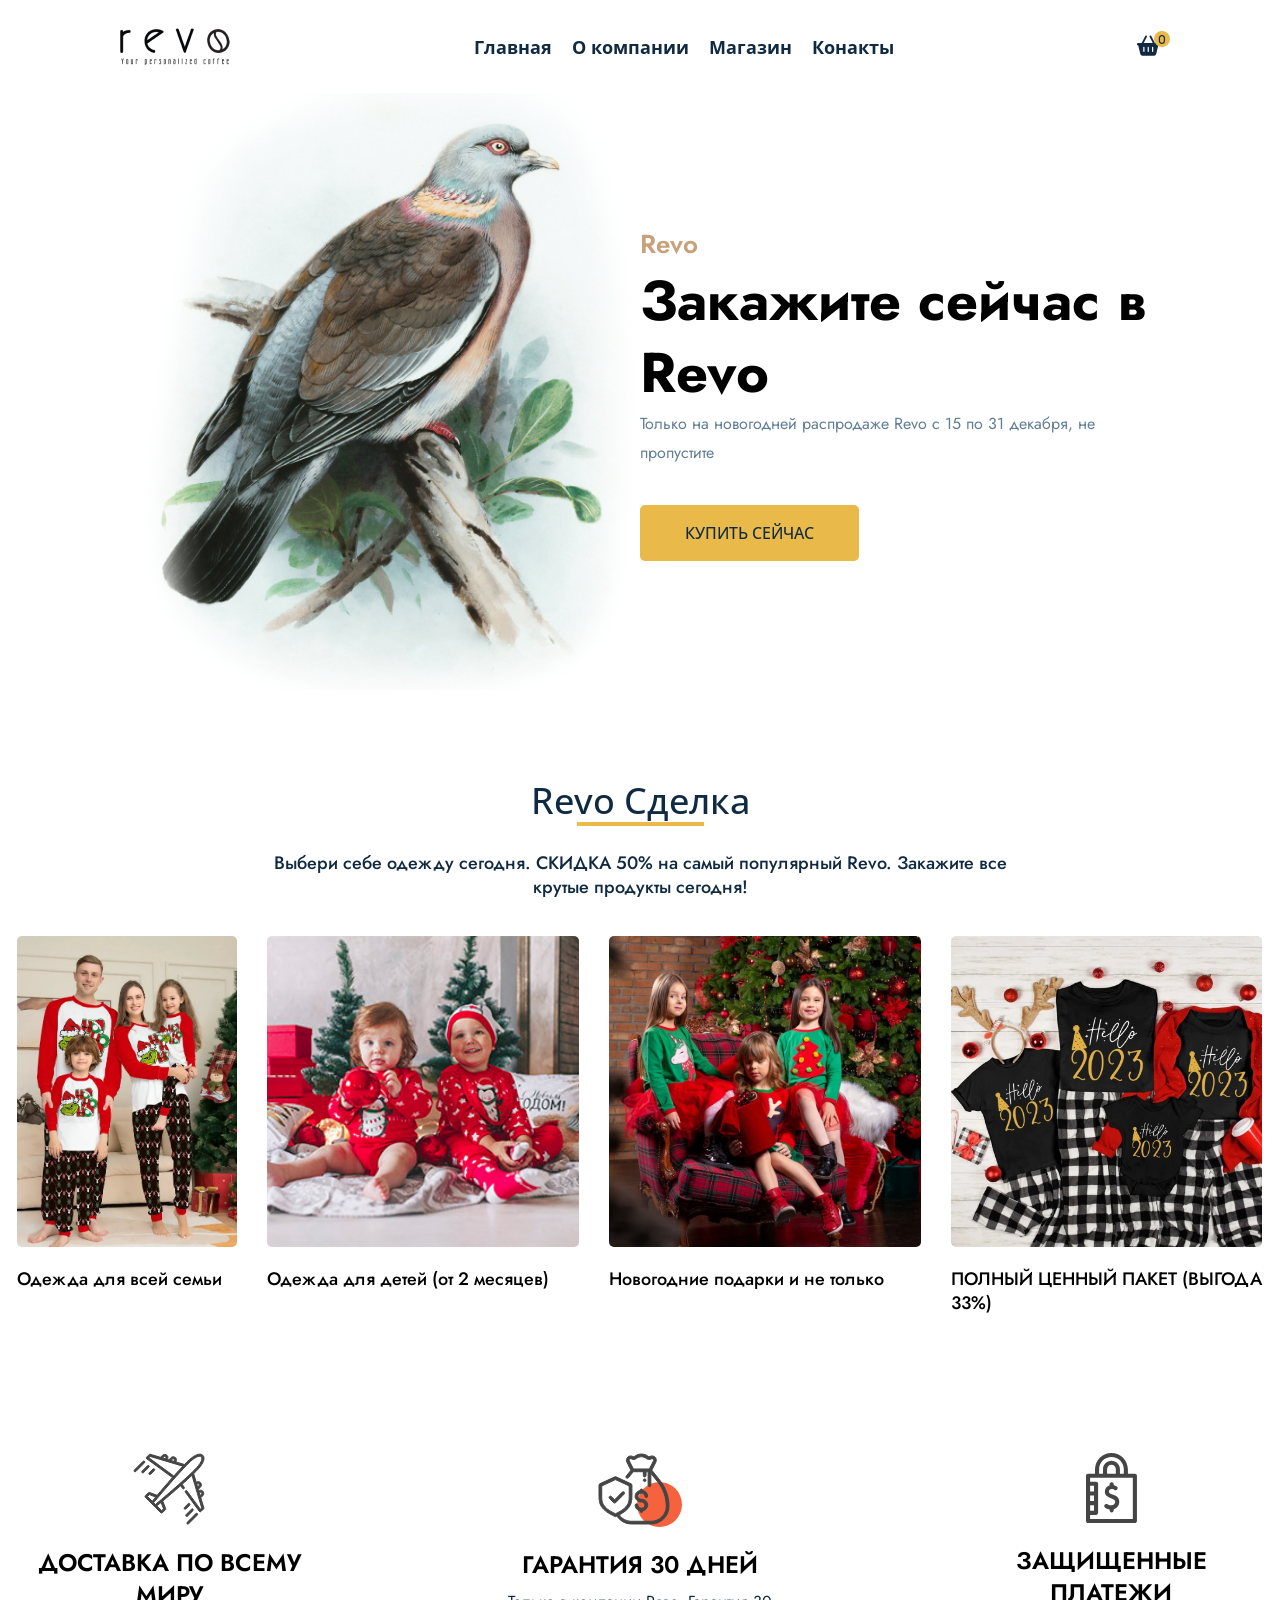
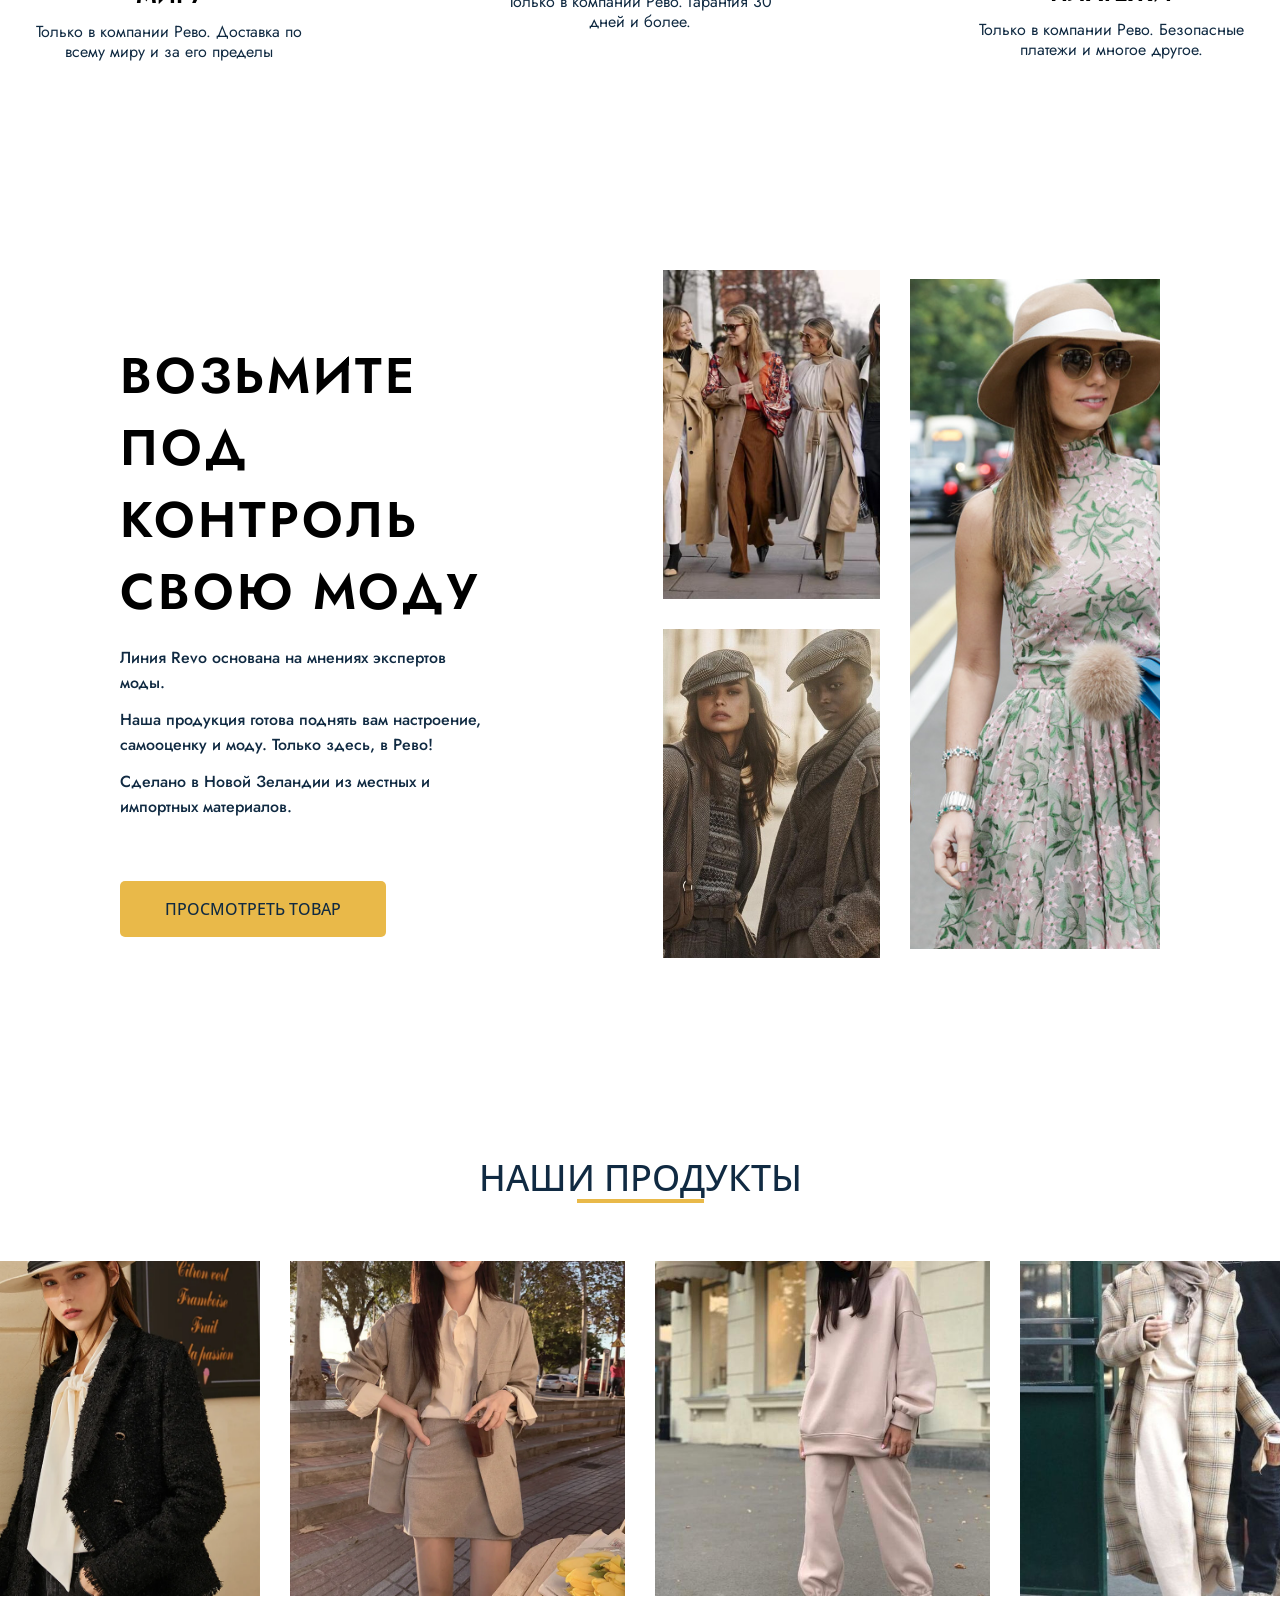
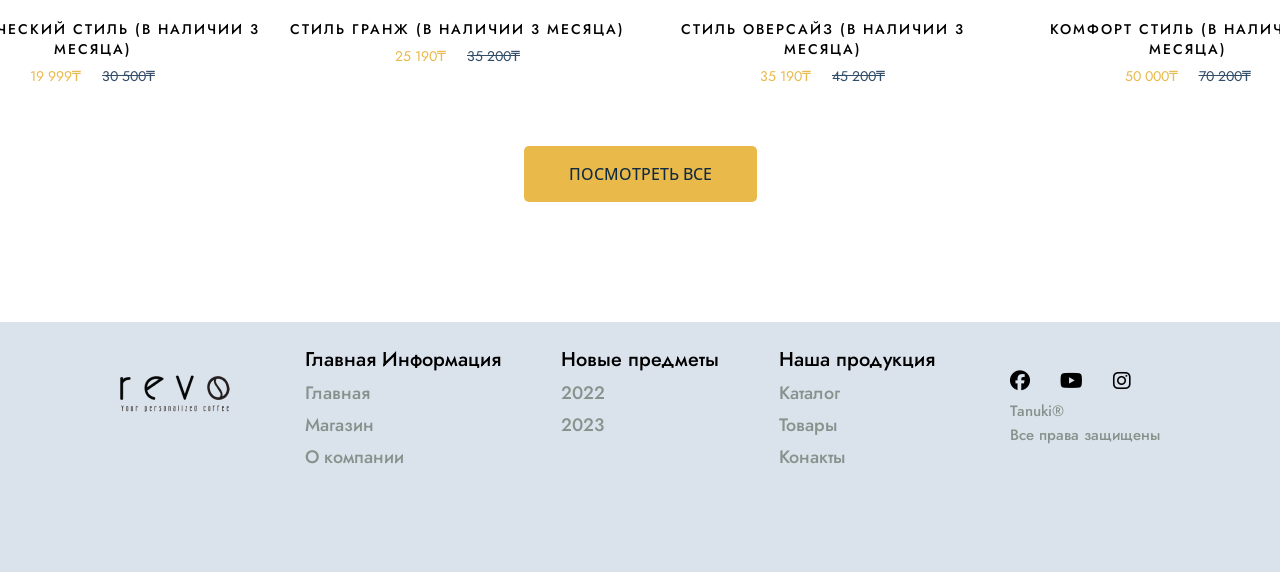
<file: index.html>
<!DOCTYPE html>
<html lang="en">

<head>
    <meta charset="UTF-8">
    <meta name="viewport" content="width=device-width, initial-scale=1.0">
    <link rel="stylesheet" href="https://cdnjs.cloudflare.com/ajax/libs/font-awesome/6.3.0/css/all.min.css"
        integrity="sha512-SzlrxWUlpfuzQ+pcUCosxcglQRNAq/DZjVsC0lE40xsADsfeQoEypE+enwcOiGjk/bSuGGKHEyjSoQ1zVisanQ=="
        crossorigin="anonymous" referrerpolicy="no-referrer" />
    <link rel="stylesheet" href="css/index.min.css">
    <link rel="preconnect" href="https://fonts.googleapis.com">
    <link rel="preconnect" href="https://fonts.gstatic.com" crossorigin>
    <link
        href="https://fonts.googleapis.com/css2?family=Jost:wght@100;200;300;400;500;600;700;800;900&family=Open+Sans:wght@300;400;500;600;700;800&family=Roboto:wght@100;300;400;500;700;900&display=swap"
        rel="stylesheet">
    <title>Revo - clothing store</title>
</head>

<body>
    <header class="header">
        <div class="container">
            <div class="header__top">
                <nav class="nav">
                    <div class="nav-logo">
                        <a href="index.html">
                            <img src="img/images/revo_logo.png" alt="">
                        </a>
                    </div>

                    <ul class="nav-list">
                        <li><a href="index.html">Главная</a></li>
                        <li><a href="company.html">О компании</a></li>
                        <li><a href="shop.html">Магазин</a></li>
                        <li><a href="#footer" class="footer-li">Конакты</a></li>
                    </ul>

                    <div class="nav-last">
                        <a href="#">
                            <i class="fa-solid fa-basket-shopping"></i>
                        </a>
                    </div>

                    <div class="burger none">
                        <span></span>
                    </div>
                </nav>
            </div>
            <div class="header__row">
                <div class="header__content">
                    <div class="header__left">
                        <img src="img/images/Layer 0 1.png" alt="">
                    </div>

                    <div class="header__right">
                        <div class="header__title">
                            Revo
                        </div>

                        <div class="header__subticle">
                            Закажите сейчас в Revo
                        </div>

                        <div class="header__text">
                            Только на новогодней распродаже Revo с 15 по 31 декабря, не пропустите
                        </div>

                        <a href="shop.html" class="header__button button">
                            Купить сейчас
                        </a>
                    </div>
                </div>
            </div>
        </div>
    </header>

    <main class="main">
        <div class="container">
            <section class="deal">
                <div class="deal__text">
                    <h1 class="title deal-title">
                        Revo Сделка
                    </h1>

                    <div class="underline"></div>

                    <div class="deal__subticle">
                        Выбери себе одежду сегодня. СКИДКА 50% на самый популярный Revo. Закажите все крутые продукты сегодня!
                    </div>
                </div>

                <div class="deal__grid-1">
                    <article class="grid-card">
                        <img src="img/images/Sd254b23141f74239aa28f8e1b37acf79o.webp" alt="">
                        <h3>Одежда для всей семьи</h3>
                    </article>

                    <article class="grid-card">
                        <img src="img/images/39715.jpg" alt="">
                        <h3>Одежда для детей (от 2 месяцев)</h3>
                    </article>

                    <article class="grid-card">
                        <img src="img/images/DSC_0838.jpg" alt="">
                        <h3>Новогодние подарки и не только</h3>
                    </article>

                    <article class="grid-card">
                        <img src="img/images/Seeb51b3ddf4b4f9891fb2f251a0f1c3cc.webp" alt="">
                        <h3>ПОЛНЫЙ ЦЕННЫЙ ПАКЕТ (ВЫГОДА 33%)</h3>
                    </article>
                </div>

                <div class="deal__grid-2">
                    <article class="grid-card">
                        <img src="img/icons/Group 18.svg" alt="">
                        <h3>
                            ДОСТАВКА ПО ВСЕМУ МИРУ
                        </h3>
                        <p>
                            Только в компании Рево. Доставка по всему миру и за его пределы
                        </p>
                    </article>
                    <article class="grid-card">
                        <img src="img/icons/Group 19.svg" alt="">
                        <h3>
                            ГАРАНТИЯ 30 ДНЕЙ
                        </h3>
                        <p>
                            Только в компании Рево. Гарантия 30 дней и более.
                        </p>
                    </article>
                    <article class="grid-card">
                        <img src="img/icons/Group.svg" alt="">
                        <h3>
                            ЗАЩИЩЕННЫЕ ПЛАТЕЖИ
                        </h3>
                        <p>
                            Только в компании Рево. Безопасные платежи и многое другое.
                        </p>
                    </article>
                </div>
            </section>

            <section class="info">
                <div class="info__content">
                    <div class="info__wrapper">
                        <div class="info__left">
                            <div class="info__title">
                                Возьмите под контроль свою моду
                            </div>

                            <p>Линия Revo основана на мнениях экспертов моды.</p>

                            <p>Наша продукция готова поднять вам настроение, самооценку и моду. Только здесь, в Рево!
                            </p>

                            <p>Сделано в Новой Зеландии из местных и импортных материалов.</p>

                            <a href="#hero" class="button">
                                ПРОСМОТРЕТЬ ТОВАР
                            </a>
                        </div>
                        <div class="info__right">
                            <div class="info__column">
                                <img src="img/images/Zhenskiye_stili_odezhdy_2.jpg" alt="">
                                <img src="img/images/akademicheskiy.jpg" alt="">
                            </div>
                            <img src="img/images/raznye-stili-v-odezhde.jpg" alt="">
                        </div>
                    </div>
                </div>
            </section>

            <section class="hero" id="hero">
                <div class="hero__content">
                    <h2 class="hero__title title">
                        НАШИ ПРОДУКТЫ
                    </h2>

                    <div class="underline"></div>

                    <div class="hero__grid">
                        <article class="hero__card">
                            <img src="img/images/Ha63cca27b2a5450190470d113a32c2948.webp" alt="">
                            <h2>
                                КЛАССИЧЕСКИЙ СТИЛЬ (В НАЛИЧИИ 3 МЕСЯЦА)
                            </h2>

                            <p>19 999₸<span>30 500₸</span></p>
                        </article>

                        <article class="hero__card">
                            <img src="img/images/Dffewq123f.webp" alt="">
                            <h2>
                                СТИЛЬ ГРАНЖ (В НАЛИЧИИ 3 МЕСЯЦА)
                            </h2>

                            <p>25 190₸<span>35 200₸</span></p>
                        </article>

                        <article class="hero__card">
                            <img src="img/images/332286398.jpg" alt="">
                            <h2>
                                СТИЛЬ ОВЕРСАЙЗ (В НАЛИЧИИ 3 МЕСЯЦА)
                            </h2>

                            <p>35 190₸<span>45 200₸</span></p>
                        </article>

                        <article class="hero__card">
                            <img src="img/images/uzbel.jpeg" alt="">
                            <h2>
                                КОМФОРТ СТИЛЬ (В НАЛИЧИИ 3 МЕСЯЦА)
                            </h2>

                            <p>50 000₸<span>70 200₸</span></p>
                        </article>
                    </div>
                    <a href="shop.html#hero" class="button">ПОСМОТРЕТЬ ВСЕ</a>
                </div>
            </section>
        </div>
    </main>

    <footer class="footer" id="footer">
        <div class="container">
            <div class="footer__content">
                <div class="footer__first">
                    <div class="footer__logo">
                        <a href="index.html">
                            <img src="img/images/revo_logo.png" alt="">
                        </a>
                    </div>
                </div>

                <div class="footer__list">
                    <div class="footer__element">
                        <h2>Главная Информация</h2>
                        <ul>
                            <li><a href="index.html">Главная</a></li>
                            <li><a href="shop.html">Магазин</a></li>
                            <li><a href="company.html">О компании</a></li>
                        </ul>
                    </div>
                    
                    <div class="footer__element">
                        <h2>Новые предметы</h2>
                        <ul>
                            <li><a href="#">2022</a></li>
                            <li><a href="#">2023</a></li>
                        </ul>
                    </div>

                    <div class="footer__element">
                        <h2>Наша продукция</h2>
                        <ul>
                            <li><a href="#hero">Каталог</a></li>
                            <li><a href="shop.html">Товары</a></li>
                            <li><a href="#footer">Конакты</a></li>
                        </ul>
                    </div>
                </div>

                <div class="footer__last">
                    <div class="last-top">
                        <a href="#"><i class="fa-brands fa-facebook"></i></a>
                        <a href="#"><i class="fa-brands fa-youtube"></i></a>
                        <a href="#"><i class="fa-brands fa-instagram"></i></a>
                    </div>

                    <div class="last-bottom">
                        <p>Tanuki®</p>
                        <p>Все права защищены</p>
                    </div>
                </div>
            </div>
        </div>
    </footer>
    <script src="js/main.js"></script>
</body>

</html>
</file>
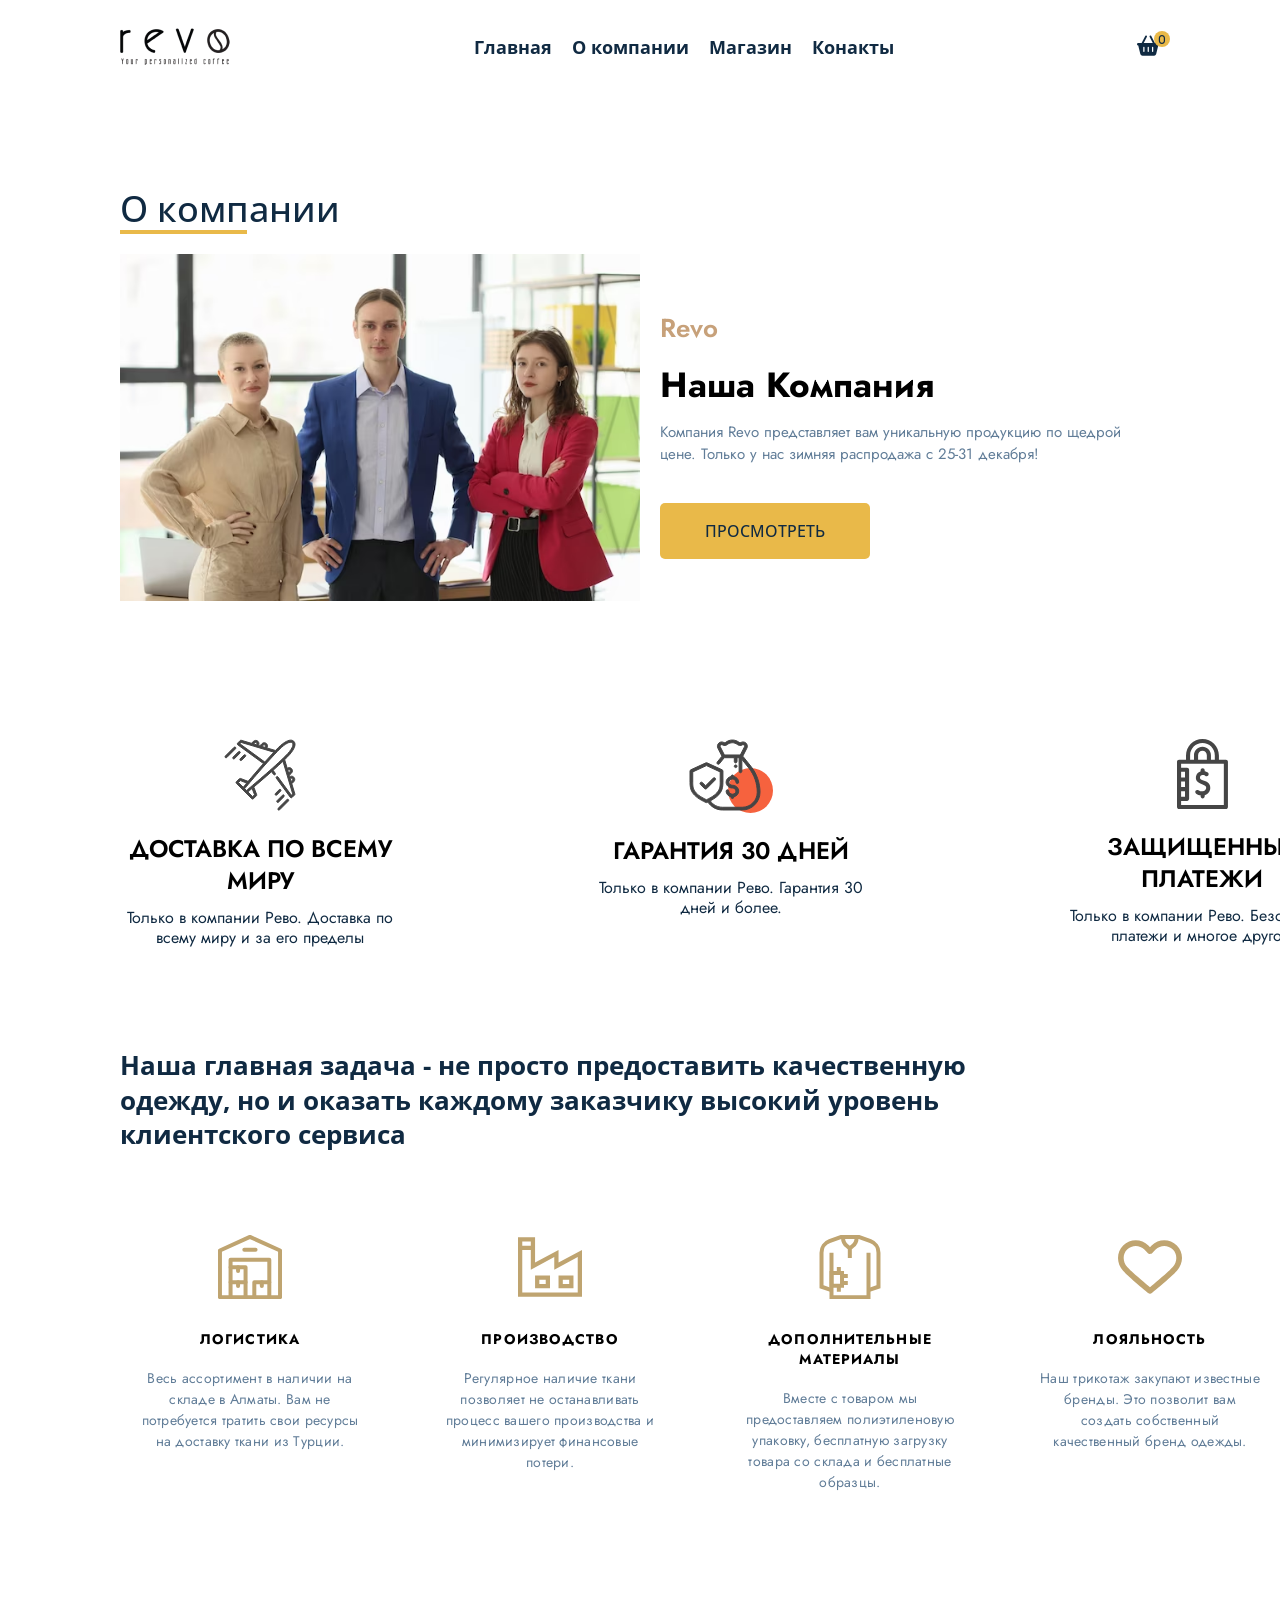
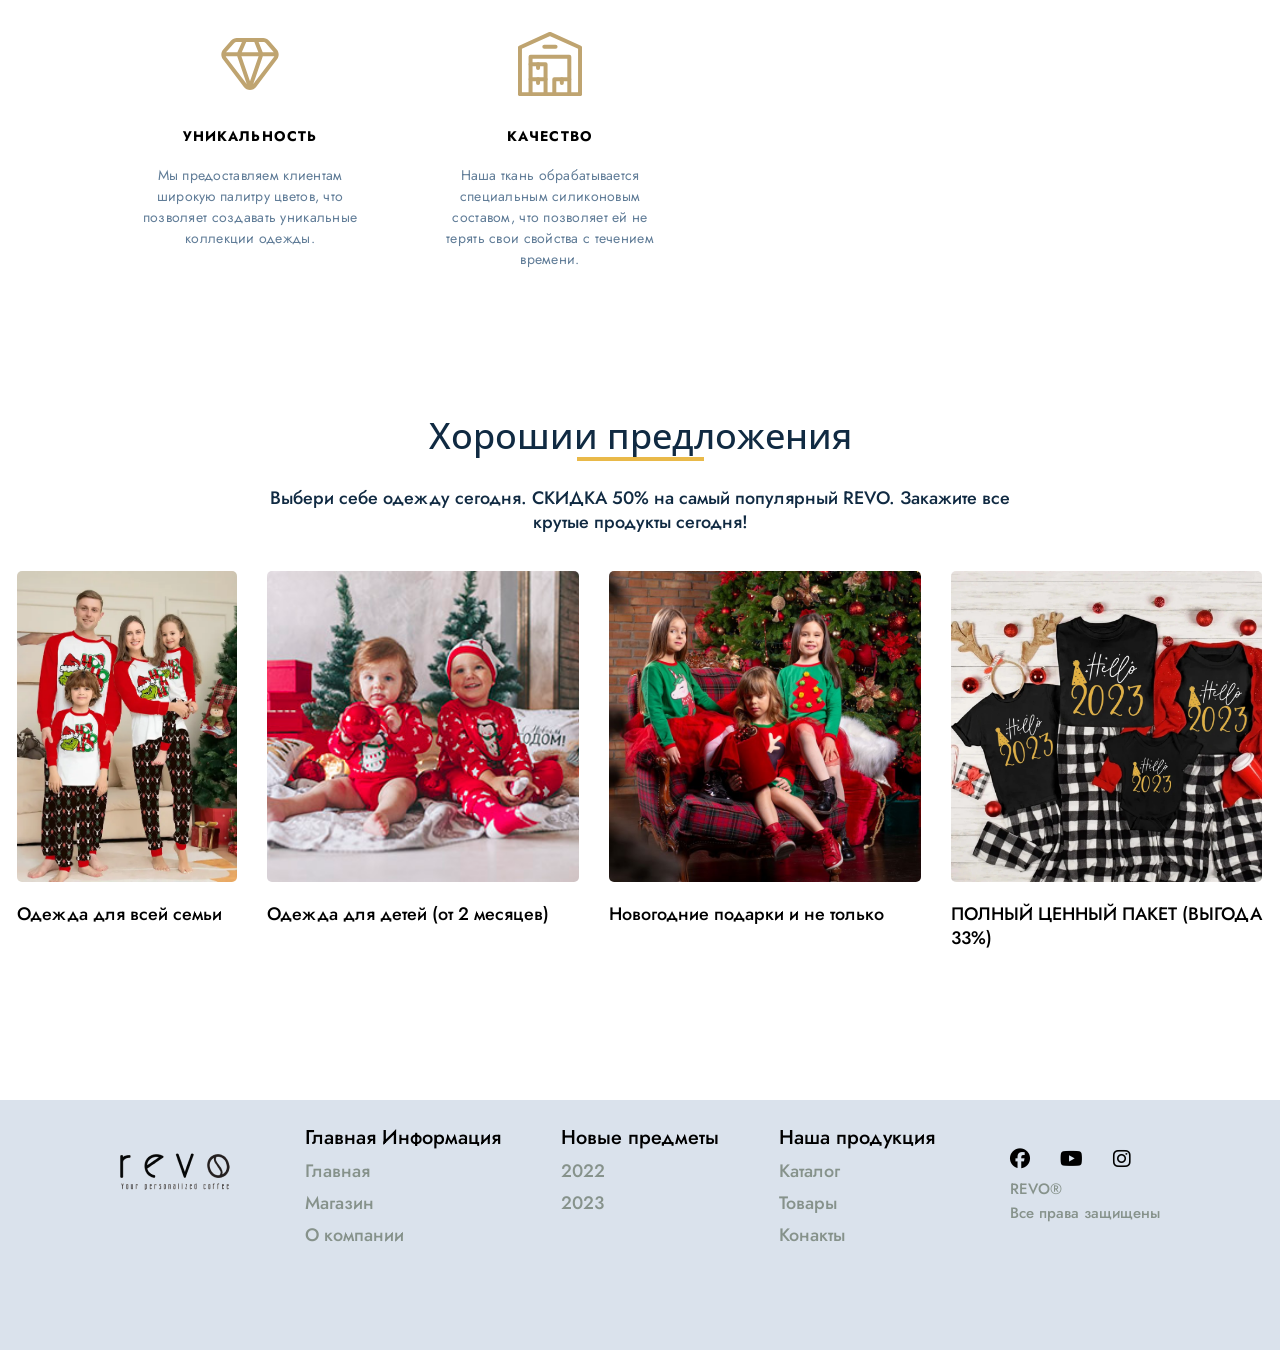
<file: company.html>
<!DOCTYPE html>
<html lang="en">

<head>
    <meta charset="UTF-8">
    <meta name="viewport" content="width=device-width, initial-scale=1.0">
    <link rel="stylesheet" href="css/company.css">
    <link rel="stylesheet" href="https://cdnjs.cloudflare.com/ajax/libs/font-awesome/6.3.0/css/all.min.css"
        integrity="sha512-SzlrxWUlpfuzQ+pcUCosxcglQRNAq/DZjVsC0lE40xsADsfeQoEypE+enwcOiGjk/bSuGGKHEyjSoQ1zVisanQ=="
        crossorigin="anonymous" referrerpolicy="no-referrer" />
    <link rel="preconnect" href="https://fonts.googleapis.com">
    <link rel="preconnect" href="https://fonts.gstatic.com" crossorigin>
    <link
        href="https://fonts.googleapis.com/css2?family=Jost:wght@100;200;300;400;500;600;700;800;900&family=Open+Sans:wght@300;400;500;600;700;800&family=Roboto:wght@100;300;400;500;700;900&display=swap"
        rel="stylesheet">
    <title>О компании</title>
</head>

<body>
    <header class="header">
        <div class="header__top">
            <nav class="nav">
                <div class="nav-logo">
                    <a href="index.html">
                        <img src="img/images/revo_logo.png" alt="">
                    </a>
                </div>

                <ul class="nav-list">
                    <li><a href="index.html">Главная</a></li>
                    <li><a href="company.html">О компании</a></li>
                    <li><a href="shop.html">Магазин</a></li>
                    <li><a href="#footer" class="footer-li">Конакты</a></li>
                </ul>

                <div class="nav-last">
                    <a href="#">
                        <i class="fa-solid fa-basket-shopping"></i>
                    </a>
                </div>

                <div class="burger none">
                    <span></span>
                </div>
            </nav>
        </div>
    </header>

    <main class="main">
        <div class="container">
            <section class="hero">
                <div class="hero__content">
                    <h1 class="hero__title title">
                        О компании
                    </h1>
                    <div class="underline"></div>
                    <div class="hero__wrapper">
                        <div class="hero__left">
                            <img src="img/images/serious-corporate-workers-team-poses-for-photo-in-company-office-professional-employees-stand_151013-50015.avif"
                                alt="">
                        </div>

                        <div class="hero__right">
                            <h2 class="hero__subticle">Revo</h2>

                            <h3 class="hero__subtitle">
                                Наша Компания
                            </h3>

                            <div class="hero__text">
                                Компания Revo представляет вам уникальную продукцию по щедрой цене. Только у нас зимняя
                                распродажа с 25-31 декабря!
                            </div>
                            <a href="shop.html" class="button">Просмотреть</a>
                        </div>
                    </div>

                    <div class="hero__grid">
                        <article class="grid-card">
                            <img src="img/icons/Group 18.svg" alt="">
                            <h3>
                                ДОСТАВКА ПО ВСЕМУ МИРУ
                            </h3>
                            <p>
                                Только в компании Рево. Доставка по всему миру и за его пределы
                            </p>
                        </article>
                        <article class="grid-card">
                            <img src="img/icons/Group 19.svg" alt="">
                            <h3>
                                ГАРАНТИЯ 30 ДНЕЙ
                            </h3>
                            <p>
                                Только в компании Рево. Гарантия 30 дней и более.
                            </p>
                        </article>
                        <article class="grid-card">
                            <img src="img/icons/Group.svg" alt="">
                            <h3>
                                ЗАЩИЩЕННЫЕ ПЛАТЕЖИ
                            </h3>
                            <p>
                                Только в компании Рево. Безопасные платежи и многое другое.
                            </p>
                        </article>
                    </div>
                </div>
            </section>

            <section class="info">
                <div class="info__content">
                    <div class="info__title title">
                        Наша главная задача - не просто предоставить качественную одежду, но и оказать каждому заказчику
                        высокий уровень клиентского сервиса
                    </div>

                    <div class="info__grid">
                        <div class="grid-card">
                            <img src="img/icons/Frame.svg" alt="">
                            <h2>ЛОГИСТИКА</h2>
                            <p>Весь ассортимент в наличии на складе в Алматы. Вам не потребуется тратить свои ресурсы на
                                доставку ткани из Турции.</p>
                        </div>

                        <div class="grid-card">
                            <img src="img/icons/Frame-2.svg" alt="">
                            <h2>ПРОИЗВОДСТВО</h2>
                            <p>Регулярное наличие ткани позволяет не останавливать процесс вашего производства и
                                минимизирует финансовые потери.</p>
                        </div>

                        <div class="grid-card">
                            <img src="img/icons/Frame-3.svg" alt="">
                            <h2>ДОПОЛНИТЕЛЬНЫЕ МАТЕРИАЛЫ</h2>
                            <p>Вместе с товаром мы предоставляем полиэтиленовую упаковку, бесплатную загрузку товара со склада и бесплатные образцы.</p>
                        </div>

                        <div class="grid-card">
                            <img src="img/icons/Frame-4.svg" alt="">
                            <h2>ЛОЯЛЬНОСТЬ</h2>
                            <p>Наш трикотаж закупают известные бренды. Это позволит вам создать собственный качественный бренд одежды.</p>
                        </div>

                        <div class="grid-card">
                            <img src="img/icons/Frame-5.svg" alt="">
                            <h2>УНИКАЛЬНОСТЬ</h2>
                            <p>Мы предоставляем клиентам широкую палитру цветов, что позволяет создавать уникальные коллекции одежды.</p>
                        </div>

                        <div class="grid-card">
                            <img src="img/icons/Frame.svg" alt="">
                            <h2>КАЧЕСТВО</h2>
                            <p>Наша ткань обрабатывается специальным силиконовым составом, что позволяет ей не терять свои свойства с течением времени.</p>
                        </div>
                    </div>
                </div>
            </section>

            <section class="deal">
                <div class="deal__text">
                    <h1 class="title deal-title">
                        Хорошии предложения
                    </h1>

                    <div class="underline"></div>

                    <div class="deal__subticle">
                        Выбери себе одежду сегодня. СКИДКА 50% на самый популярный REVO. Закажите все крутые продукты сегодня!
                    </div>
                </div>

                <div class="deal__grid-1">
                    <article class="grid-card">
                        <img src="img/images/Sd254b23141f74239aa28f8e1b37acf79o.webp" alt="">
                        <h3>Одежда для всей семьи</h3>
                    </article>

                    <article class="grid-card">
                        <img src="img/images/39715.jpg" alt="">
                        <h3>Одежда для детей (от 2 месяцев)</h3>
                    </article>

                    <article class="grid-card">
                        <img src="img/images/DSC_0838.jpg" alt="">
                        <h3>Новогодние подарки и не только</h3>
                    </article>

                    <article class="grid-card">
                        <img src="img/images/Seeb51b3ddf4b4f9891fb2f251a0f1c3cc.webp" alt="">
                        <h3>ПОЛНЫЙ ЦЕННЫЙ ПАКЕТ (ВЫГОДА 33%)</h3>
                    </article>
                </div>
            </section>
        </div>
    </main>

    <footer class="footer" id="footer">
        <div class="container">
            <div class="footer__content">
                <div class="footer__first">
                    <div class="footer__logo">
                        <a href="index.html">
                            <img src="img/images/revo_logo.png" alt="">
                        </a>
                    </div>
                </div>

                <div class="footer__list">
                    <div class="footer__element">
                        <h2>Главная Информация</h2>
                        <ul>
                            <li><a href="index.html">Главная</a></li>
                            <li><a href="shop.html">Магазин</a></li>
                            <li><a href="company.html">О компании</a></li>
                        </ul>
                    </div>
                    
                    <div class="footer__element">
                        <h2>Новые предметы</h2>
                        <ul>
                            <li><a href="#">2022</a></li>
                            <li><a href="#">2023</a></li>
                        </ul>
                    </div>

                    <div class="footer__element">
                        <h2>Наша продукция</h2>
                        <ul>
                            <li><a href="#hero">Каталог</a></li>
                            <li><a href="#">Товары</a></li>
                            <li><a href="#footer">Конакты</a></li>
                        </ul>
                    </div>
                </div>

                <div class="footer__last">
                    <div class="last-top">
                        <a href="#"><i class="fa-brands fa-facebook"></i></a>
                        <a href="#"><i class="fa-brands fa-youtube"></i></a>
                        <a href="#"><i class="fa-brands fa-instagram"></i></a>
                    </div>

                    <div class="last-bottom">
                        <p>REVO®</p>
                        <p>Все права защищены</p>
                    </div>
                </div>
            </div>
        </div>
    </footer>
    <script src="js/main.js"></script>
</body>

</html>
</file>
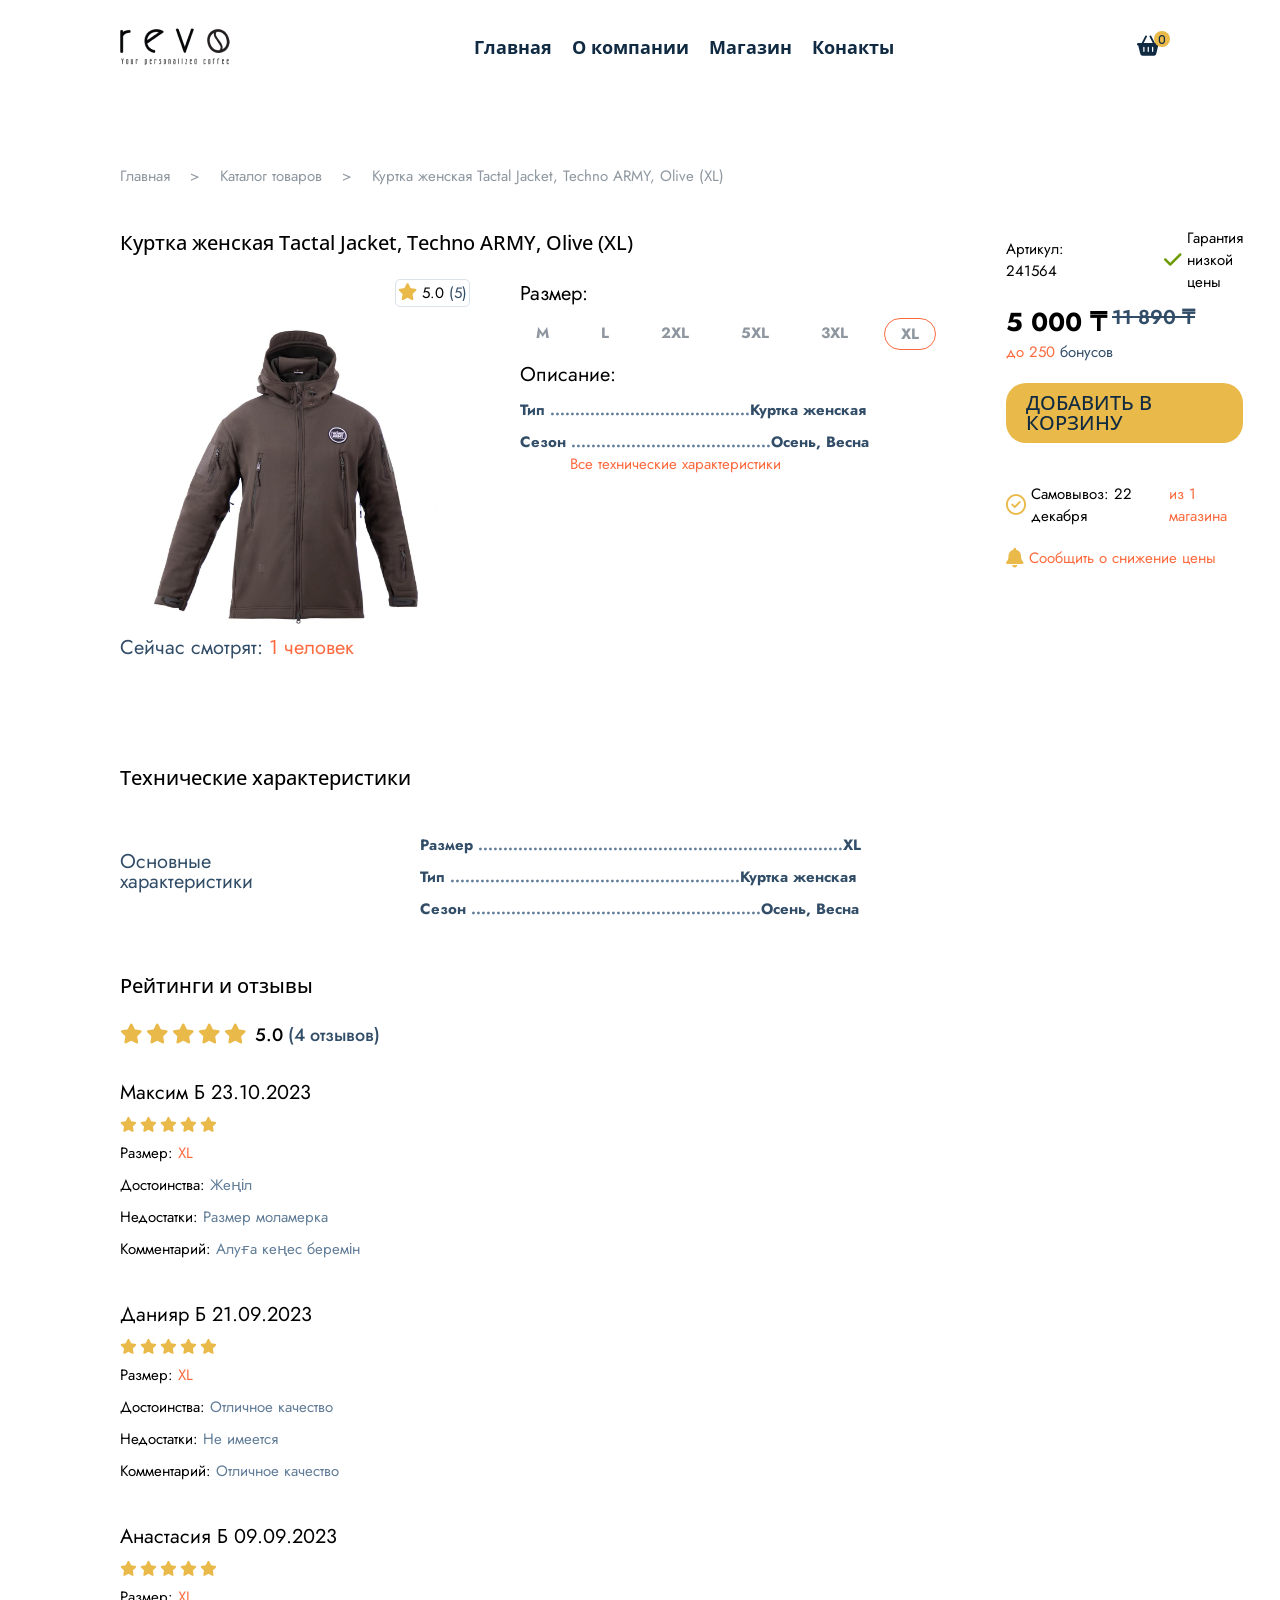
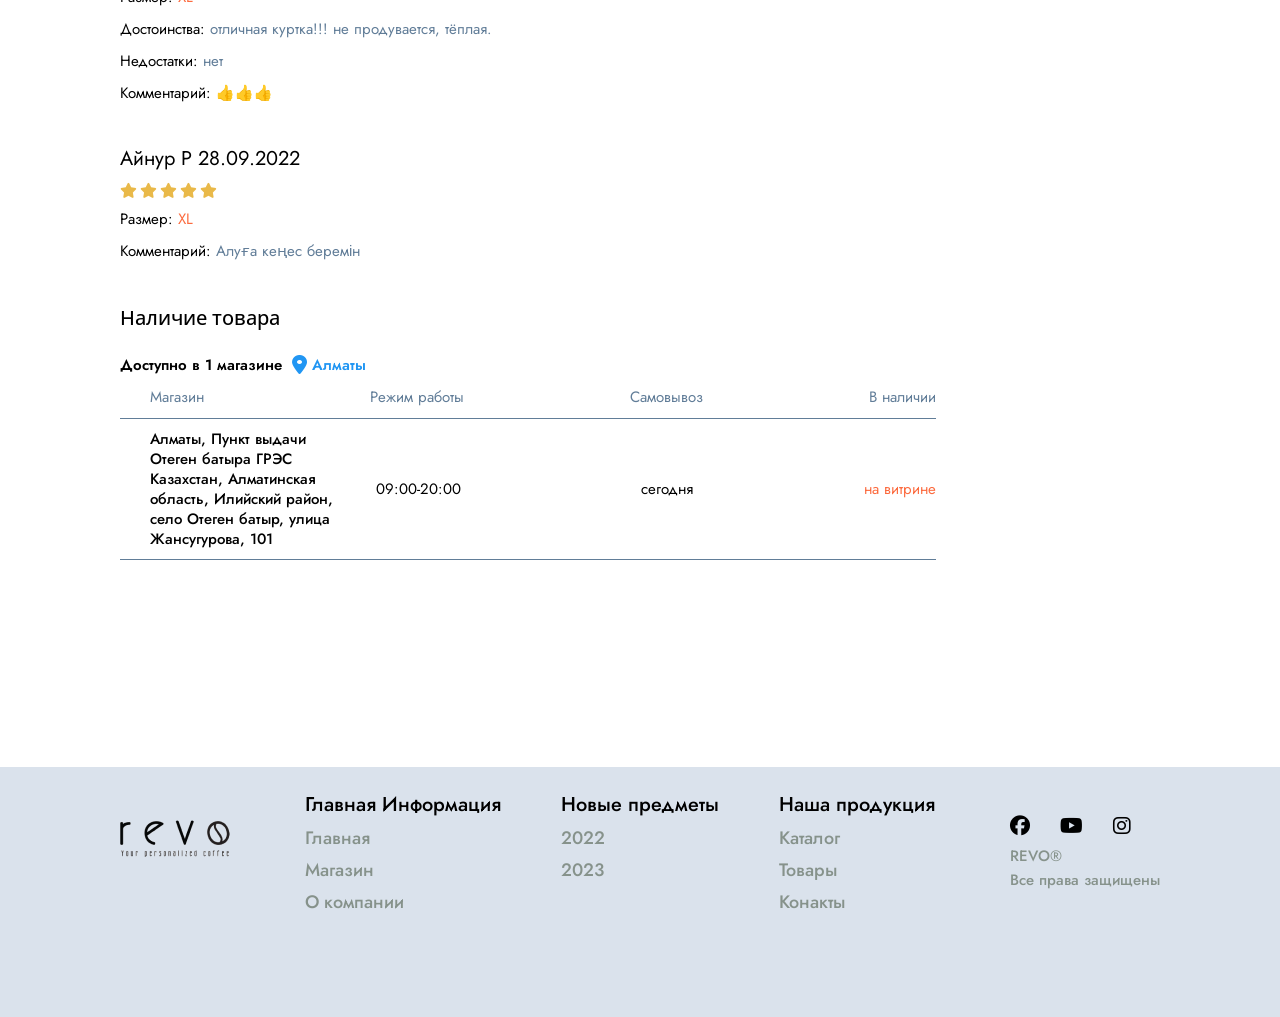
<file: product-website-1.html>
<!DOCTYPE html>
<html lang="en">

<head>
    <meta charset="UTF-8">
    <meta name="viewport" content="width=device-width, initial-scale=1.0">
    <link rel="stylesheet" href="https://cdnjs.cloudflare.com/ajax/libs/font-awesome/6.3.0/css/all.min.css"
        integrity="sha512-SzlrxWUlpfuzQ+pcUCosxcglQRNAq/DZjVsC0lE40xsADsfeQoEypE+enwcOiGjk/bSuGGKHEyjSoQ1zVisanQ=="
        crossorigin="anonymous" referrerpolicy="no-referrer" />
    <link rel="stylesheet" href="css/product-website-1.min.css">
    <link rel="preconnect" href="https://fonts.googleapis.com">
    <link rel="preconnect" href="https://fonts.gstatic.com" crossorigin>
    <link
        href="https://fonts.googleapis.com/css2?family=Jost:wght@100;200;300;400;500;600;700;800;900&family=Open+Sans:wght@300;400;500;600;700;800&family=Roboto:wght@100;300;400;500;700;900&display=swap"
        rel="stylesheet">
    <title>Куртка женская Tactal Jacket, Techno ARMY, Olive (XL)</title>
</head>

<body>
    <header class="header">
        <div class="container">
            <div class="header__top">
                <nav class="nav">
                    <div class="nav-logo">
                        <a href="index.html">
                            <img src="img/images/revo_logo.png" alt="">
                        </a>
                    </div>

                    <ul class="nav-list">
                        <li><a href="index.html">Главная</a></li>
                        <li><a href="company.html">О компании</a></li>
                        <li><a href="shop.html">Магазин</a></li>
                        <li><a href="#footer" class="footer-li">Конакты</a></li>
                    </ul>

                    <div class="nav-last">
                        <a href="#">
                            <i class="fa-solid fa-basket-shopping"></i>
                        </a>
                    </div>

                    <div class="burger none">
                        <span></span>
                    </div>
                </nav>
            </div>
        </div>
    </header>

    <main class="main">
        <div class="container">
            <section class="product">
                <div class="product__nav">
                    <ul>
                        <li><a href="index.html">Главная</a></li>
                        <li><a href="#" class="product__nav-line">></a></li>
                        <li><a href="shop.html">Каталог товаров</a></li>
                        <li><a href="#" class="product__nav-line">></a></li>
                        <li><a href="index.html" class="product__nav-last">Куртка женская Tactal Jacket, Techno ARMY,
                                Olive (XL)</a></li>
                    </ul>
                </div>

                <div class="product__content">
                    <div class="product__wrapper">
                        <div class="product__left">

                            <h1 class="product__title title">
                                Куртка женская Tactal Jacket, Techno ARMY, Olive (XL)
                            </h1>

                            <div class="product__flex">
                                <div class="product__img">
                                    <img src="img/images/Без имени 8.png"
                                        alt="Здесь должна была быть картинка">
                                    <div class="product__img-block">
                                        <a href="#">
                                            <i class="fa-solid fa-star"></i>
                                            5.0
                                            <span>(5)</span>
                                        </a>
                                    </div> 
                                </div>

                                <div class="product__text">
                                    <div class="product__top">
                                        <h2>
                                            Размер:
                                        </h2>

                                        <div class="product__top-flex">
                                            <p>M</p>
                                            <p>L</p>
                                            <p>2XL</p>
                                            <p>5XL</p>
                                            <p>3XL</p>
                                            <p>XL</p>
                                        </div>

                                        <h2>Описание:</h2>

                                        <div class="product__subticle none">
                                            5 000 ₸
                                            <span>11 890 ₸</span>
                                        </div>
                                        <div class="product__bonus none">
                                            <span>до 250</span> бонусов
                                        </div>

                                        <div class="product__top-flex-2">
                                            <div class="one">
                                                <p>Тип <span>........................................</span>Куртка
                                                    женская</p>
                                            </div>
                                            <div class="two">
                                                <p>Сезон <span>........................................</span>Осень,
                                                    Весна</p>
                                            </div>
                                            <a href="#product__content-top">Все технические характеристики</a>
                                        </div>
                                        <div class="none">
                                            <div class="one">
                                                <p>Тип <span>Куртка
                                                    женская</span></p>
                                            </div>
                                            <div class="two">
                                                <p>Сезон <span>Осень,
                                                    Весна</span></p>
                                            </div>
                                            <a href="#product__content-top">Все технические характеристики</a>
                                        </div>
                                    </div>
                                </div>
                            </div>

                            <p class="see">Сейчас смотрят: <span>1 человек</span></p>

                            <div class="product__right-population none">
                                <div class="product__right">
                                    <div class="product__title">
                                        <h2>Артикул: 241564</h2>
                                        <div class="product__title-right">
                                            <i class="fa-solid fa-check"></i>
                                            <p>Гарантия низкой цены</p>
                                        </div>
                                    </div>
                                    <div class="product__subticle">
                                        5 000 ₸
                                        <span>11 890 ₸</span>
                                    </div>
                                    <div class="product__bonus">
                                        <span>до 250</span> бонусов
                                    </div>
                                    <a href="#" class="but">
                                        Добавить в корзину
                                    </a>
                                    <div class="product__text">
                                        <a href="#product__title-3" class="product__text-top">
                                            <i class="fa-regular fa-circle-check"></i>
                                            Самовывоз: 22 декабря <span>из 1 магазина</span>
                                        </a>
                                        <a href="#" class="product__text-bottom">
                                            <i class="fa-solid fa-bell"></i>
                                            <span>Сообщить о снижение цены</span>
                                        </a>
                                    </div>
                                </div>
                            </div>

                            <div class="product__left-top" id="product__content-top">
                                <div class="product__left-1">
                                    <div class="product__title title">
                                        Технические характеристики
                                    </div>

                                    <div class="none">
                                        <h2>Основные характеристики</h2>

                                        <div class="three">
                                            <p>Размер
                                                <span>XL</span>
                                            </p>

                                            <p>Тип
                                                <span>Куртка
                                                    женская</span></p>
                                        </div>
                                    </div>

                                    <div class="product__flex">
                                        <div class="product__text">
                                            <h2>Основные характеристики</h2>
                                            <div class="product__top">
                                                <div class="product__top-flex-2">
                                                    <div class="three">
                                                        <p>Размер
                                                            <span>.........................................................................</span>XL
                                                        </p>
                                                    </div>

                                                    <div class="one">
                                                        <p>Тип
                                                            <span>..........................................................</span>Куртка
                                                            женская</p>
                                                    </div>
                                                    <div class="two">
                                                        <p>Сезон
                                                            <span>..........................................................</span>Осень,
                                                            Весна</p>
                                                    </div>
                                                </div>
                                            </div>
                                        </div>
                                    </div>
                                </div>
                                <div class="product__left-2">
                                    <div class="product__title title">
                                        Рейтинги и отзывы
                                    </div>

                                    <div class="product__stars">
                                        <i class="fa-solid fa-star"></i>
                                        <i class="fa-solid fa-star"></i>
                                        <i class="fa-solid fa-star"></i>
                                        <i class="fa-solid fa-star"></i>
                                        <i class="fa-solid fa-star"></i>
                                        <p>
                                            5.0
                                            <span>(4 отзывов)</span>
                                        </p>
                                    </div>

                                    <div class="product__reviews">
                                        <div class="review">
                                            <div class="review-title">
                                                Максим Б

                                                23.10.2023
                                            </div>

                                            <div class="review-stars">
                                                <i class="fa-solid fa-star"></i>
                                                <i class="fa-solid fa-star"></i>
                                                <i class="fa-solid fa-star"></i>
                                                <i class="fa-solid fa-star"></i>
                                                <i class="fa-solid fa-star"></i>
                                            </div>

                                            <p>Размер:
                                                <span>XL</span></p>
                                            
                                            <h2><span>Достоинства: </span> Жеңіл</h2>
                                            <h2><span>Недостатки:</span> Размер моламерка</h2>
                                            <h2><span>Комментарий:</span> Алуға кеңес беремін</h2>
                                        </div>

                                        <div class="review">
                                            <div class="review-title">
                                                Данияр Б

                                                21.09.2023
                                            </div>

                                            <div class="review-stars">
                                                <i class="fa-solid fa-star"></i>
                                                <i class="fa-solid fa-star"></i>
                                                <i class="fa-solid fa-star"></i>
                                                <i class="fa-solid fa-star"></i>
                                                <i class="fa-solid fa-star"></i>
                                            </div>

                                            <p>Размер:
                                                <span>XL</span></p>
                                            
                                            <h2><span>Достоинства:</span> Отличное качество</h2>
                                            <h2><span>Недостатки: </span>Не имеется</h2>
                                            <h2><span>Комментарий:</span> Отличное качество</h2>
                                        </div>

                                        <div class="review">
                                            <div class="review-title">
                                                Анастасия Б

                                                09.09.2023
                                            </div>

                                            <div class="review-stars">
                                                <i class="fa-solid fa-star"></i>
                                                <i class="fa-solid fa-star"></i>
                                                <i class="fa-solid fa-star"></i>
                                                <i class="fa-solid fa-star"></i>
                                                <i class="fa-solid fa-star"></i>
                                            </div>

                                            <p>Размер:
                                                <span>XL</span></p>
                                            
                                            <h2><span>Достоинства:</span> отличная куртка!!! не продувается, тёплая.</h2>
                                            <h2><span>Недостатки: </span>нет</h2>
                                            <h2><span>Комментарий:</span> 👍👍👍</h2>
                                        </div>

                                        <div class="review">
                                            <div class="review-title">
                                                Айнур Р

                                                28.09.2022
                                            </div>

                                            <div class="review-stars">
                                                <i class="fa-solid fa-star"></i>
                                                <i class="fa-solid fa-star"></i>
                                                <i class="fa-solid fa-star"></i>
                                                <i class="fa-solid fa-star"></i>
                                                <i class="fa-solid fa-star"></i>
                                            </div>

                                            <p>Размер:
                                                <span>XL</span></p>
                                            
                                            <h2><span>Комментарий:</span> Алуға кеңес беремін</h2>
                                        </div>
                                    </div>
                                </div>
                                <div class="product__left-3">
                                    <div class="product__title title" id="product__title-3">
                                        Наличие товара
                                    </div>
                                    <div class="product__self">
                                        <div class="self-title">
                                            Доступно в 1 магазине
                                            <div class="right">
                                                <i class="fa-solid fa-location-dot"></i>
                                                Алматы
                                            </div>
                                        </div>

                                        <ul>
                                            <li>Магазин</li>
                                            <li>Режим работы</li>
                                            <li>Самовывоз</li>
                                            <li>В наличии</li>
                                        </ul>

                                        <div class="self-block">
                                            <div class="right">
                                                <ul>
                                                    <li>Алматы, Пункт выдачи Отеген батыра ГРЭС <span>Казахстан, Алматинская область, Илийский район, село Отеген батыр, улица Жансугурова, 101</span></li>
                                                    <li>09:00-20:00</li>
                                                    <li>сегодня</li>
                                                    <li>на витрине</li>
                                                </ul>
                                            </div>
                                        </div>
                                    </div>
                                </div>
                            </div>
                        </div>

                        <div class="product__right-population">
                            <div class="product__right">
                                <div class="product__title">
                                    <h2>Артикул: 241564</h2>
                                    <div class="product__title-right">
                                        <i class="fa-solid fa-check"></i>
                                        <p>Гарантия низкой цены</p>
                                    </div>
                                </div>
                                <div class="product__subticle">
                                    5 000 ₸
                                    <span>11 890 ₸</span>
                                </div>
                                <div class="product__bonus">
                                    <span>до 250</span> бонусов
                                </div>
                                <a href="#" class="but">
                                    Добавить в корзину
                                </a>
                                <div class="product__text">
                                    <a href="#product__title-3" class="product__text-top">
                                        <i class="fa-regular fa-circle-check"></i>
                                        Самовывоз: 22 декабря <span>из 1 магазина</span>
                                    </a>
                                    <a href="#" class="product__text-bottom">
                                        <i class="fa-solid fa-bell"></i>
                                        <span>Сообщить о снижение цены</span>
                                    </a>
                                </div>
                            </div>
                        </div>
                    </div>
                </div>
            </section>
        </div>
    </main>

    <footer class="footer" id="footer">
        <div class="container">
            <div class="footer__content">
                <div class="footer__first">
                    <div class="footer__logo">
                        <a href="index.html">
                            <img src="img/images/revo_logo.png" alt="Здесь должна была быть картинка">
                        </a>
                    </div>
                </div>

                <div class="footer__list">
                    <div class="footer__element">
                        <h2>Главная Информация</h2>
                        <ul>
                            <li><a href="index.html">Главная</a></li>
                            <li><a href="shop.html">Магазин</a></li>
                            <li><a href="company.html">О компании</a></li>
                        </ul>
                    </div>
                    
                    <div class="footer__element">
                        <h2>Новые предметы</h2>
                        <ul>
                            <li><a href="#">2022</a></li>
                            <li><a href="#">2023</a></li>
                        </ul>
                    </div>

                    <div class="footer__element">
                        <h2>Наша продукция</h2>
                        <ul>
                            <li><a href="#hero">Каталог</a></li>
                            <li><a href="shop.html">Товары</a></li>
                            <li><a href="#footer">Конакты</a></li>
                        </ul>
                    </div>
                </div>

                <div class="footer__last">
                    <div class="last-top">
                        <a href="#"><i class="fa-brands fa-facebook"></i></a>
                        <a href="#"><i class="fa-brands fa-youtube"></i></a>
                        <a href="#"><i class="fa-brands fa-instagram"></i></a>
                    </div>

                    <div class="last-bottom">
                        <p>REVO®</p>
                        <p>Все права защищены</p>
                    </div>
                </div>
            </div>
        </div>
    </footer>
    <script src="js/main.js"></script>
</body>

</html>
</file>
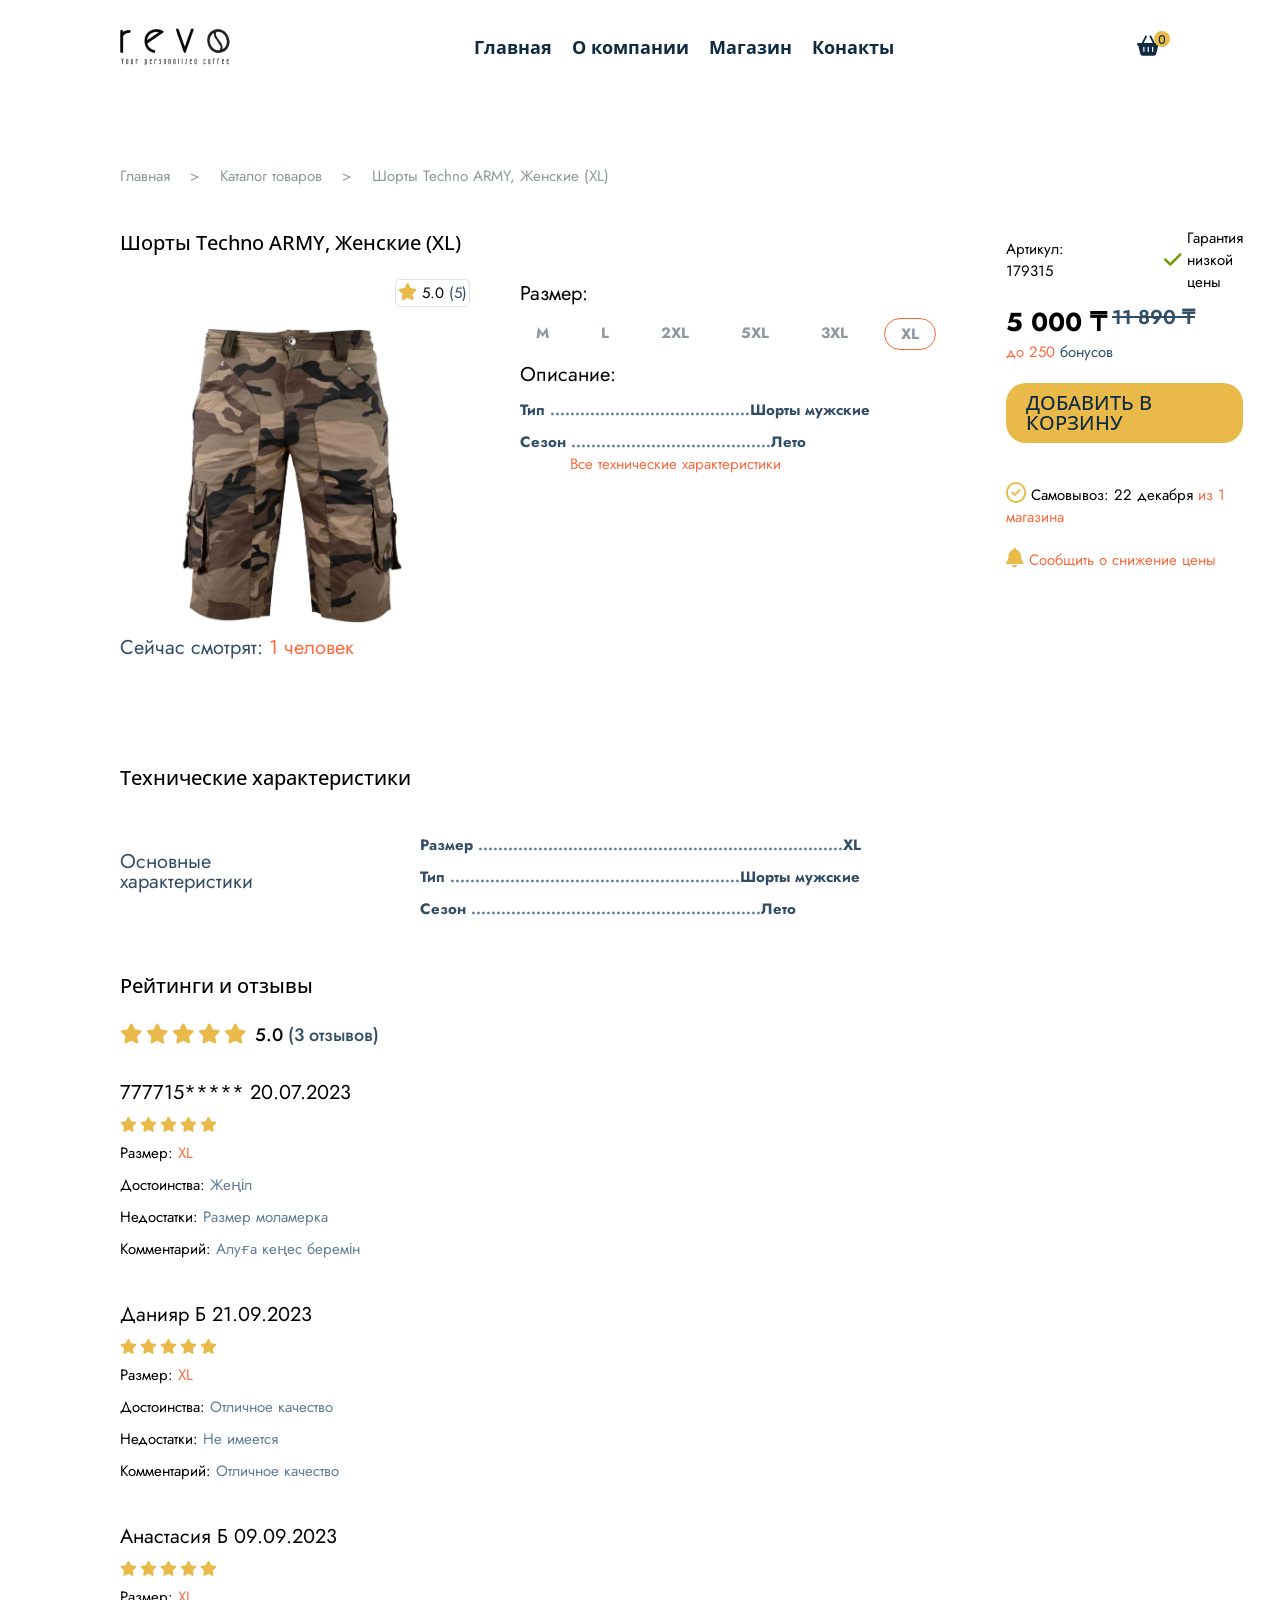
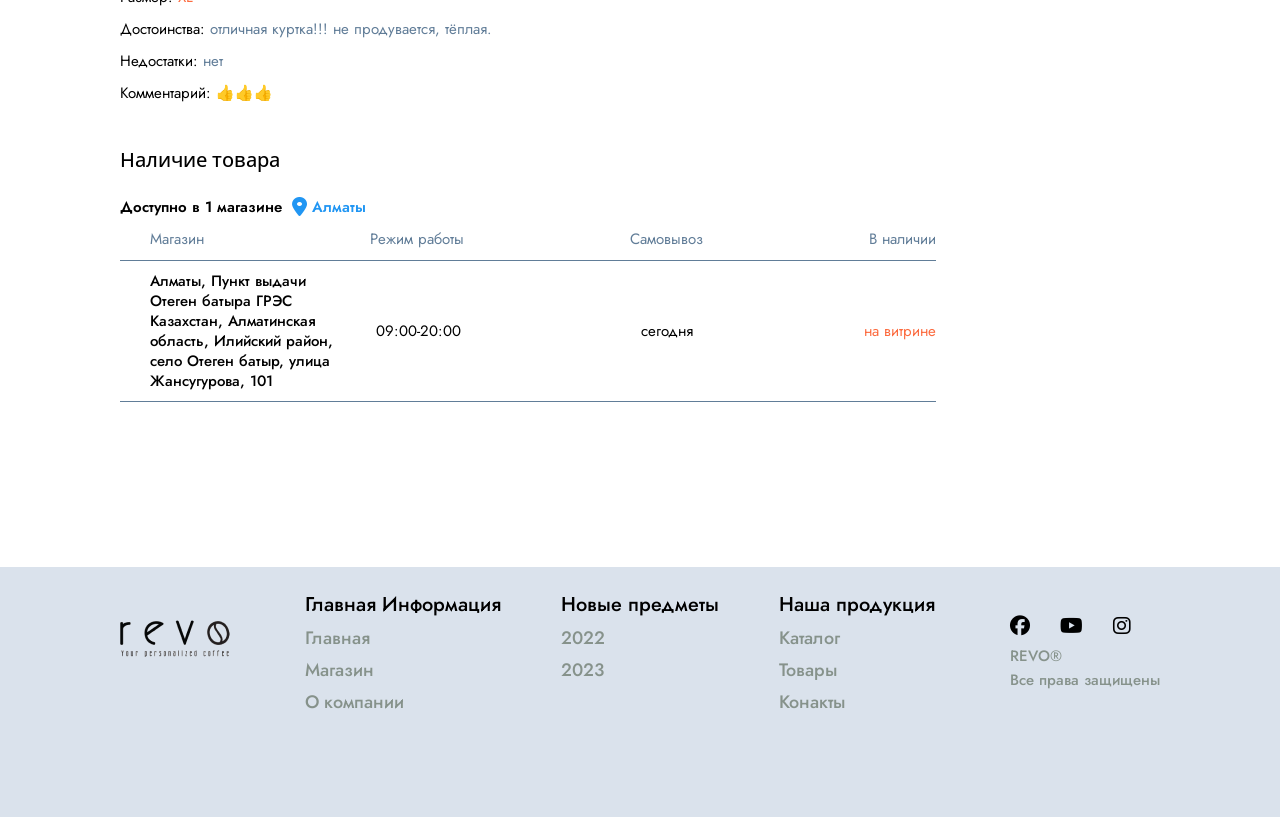
<file: product-website-2.html>
<!DOCTYPE html>
<html lang="en">

<head>
    <meta charset="UTF-8">
    <meta name="viewport" content="width=device-width, initial-scale=1.0">
    <link rel="stylesheet" href="https://cdnjs.cloudflare.com/ajax/libs/font-awesome/6.3.0/css/all.min.css"
        integrity="sha512-SzlrxWUlpfuzQ+pcUCosxcglQRNAq/DZjVsC0lE40xsADsfeQoEypE+enwcOiGjk/bSuGGKHEyjSoQ1zVisanQ=="
        crossorigin="anonymous" referrerpolicy="no-referrer" />
    <link rel="stylesheet" href="css/product-website-2.min.css">
    <link rel="preconnect" href="https://fonts.googleapis.com">
    <link rel="preconnect" href="https://fonts.gstatic.com" crossorigin>
    <link
        href="https://fonts.googleapis.com/css2?family=Jost:wght@100;200;300;400;500;600;700;800;900&family=Open+Sans:wght@300;400;500;600;700;800&family=Roboto:wght@100;300;400;500;700;900&display=swap"
        rel="stylesheet">
    <title>Шорты Techno ARMY, Женские (XL)</title>
</head>

<body>
    <header class="header">
        <div class="container">
            <div class="header__top">
                <nav class="nav">
                    <div class="nav-logo">
                        <a href="index.html">
                            <img src="img/images/revo_logo.png" alt="">
                        </a>
                    </div>

                    <ul class="nav-list">
                        <li><a href="index.html">Главная</a></li>
                        <li><a href="company.html">О компании</a></li>
                        <li><a href="shop.html">Магазин</a></li>
                        <li><a href="#footer" class="footer-li">Конакты</a></li>
                    </ul>

                    <div class="nav-last">
                        <a href="#">
                            <i class="fa-solid fa-basket-shopping"></i>
                        </a>
                    </div>

                    <div class="burger none">
                        <span></span>
                    </div>
                </nav>
            </div>
        </div>
    </header>

    <main class="main">
        <div class="container">
            <section class="product">
                <div class="product__nav">
                    <ul>
                        <li><a href="index.html">Главная</a></li>
                        <li><a href="#" class="product__nav-line">></a></li>
                        <li><a href="shop.html">Каталог товаров</a></li>
                        <li><a href="#" class="product__nav-line">></a></li>
                        <li><a href="index.html" class="product__nav-last">Шорты Techno ARMY, Женские (XL)</a></li>
                    </ul>
                </div>

                <div class="product__content">
                    <div class="product__wrapper">
                        <div class="product__left">

                            <h1 class="product__title title">
                                Шорты Techno ARMY, Женские (XL)
                            </h1>

                            <div class="product__flex">
                                <div class="product__img">
                                    <img src="img/images/Без имени 7.png"
                                        alt="Здесь должна была быть картинка">
                                    <div class="product__img-block">
                                        <a href="#">
                                            <i class="fa-solid fa-star"></i>
                                            5.0
                                            <span>(5)</span>
                                        </a>
                                    </div>
                                </div>

                                <div class="product__text">
                                    <div class="product__top">
                                        <h2>
                                            Размер:
                                        </h2>

                                        <div class="product__top-flex">
                                            <p>M</p>
                                            <p>L</p>
                                            <p>2XL</p>
                                            <p>5XL</p>
                                            <p>3XL</p>
                                            <p>XL</p>
                                        </div>

                                        <h2>Описание:</h2>

                                        <div class="product__subticle none">
                                            5 000 ₸
                                            <span>11 890 ₸</span>
                                        </div>
                                        <div class="product__bonus none">
                                            <span>до 250</span> бонусов
                                        </div>

                                        <div class="product__top-flex-2">
                                            <div class="one">
                                                <p>Тип <span>........................................</span>Шорты мужские</p>
                                            </div>
                                            <div class="two">
                                                <p>Сезон <span>........................................</span>Лето</p>
                                            </div>
                                            <a href="#product__content-top">Все технические характеристики</a>
                                        </div>
                                    </div>
                                </div>
                            </div>

                            <p class="see">Сейчас смотрят: <span>1 человек</span></p>

                            <div class="product__right-population none">
                                <div class="product__right">
                                    <div class="product__title">
                                        <h2>Артикул: 179315</h2>
                                        <div class="product__title-right">
                                            <i class="fa-solid fa-check"></i>
                                            <p>Гарантия низкой цены</p>
                                        </div>
                                    </div>
                                    <div class="product__subticle">
                                        5 000 ₸
                                        <span>11 890 ₸</span>
                                    </div>
                                    <div class="product__bonus">
                                        <span>до 250</span> бонусов
                                    </div>
                                    <a href="#" class="but">
                                        Добавить в корзину
                                    </a>
                                    <div class="product__text">
                                        <a href="#product__title-3" class="product__text-top">
                                            <i class="fa-regular fa-circle-check"></i>
                                            Самовывоз: 22 декабря <span>из 1 магазина</span>
                                        </a>
                                        <a href="#" class="product__text-bottom">
                                            <i class="fa-solid fa-bell"></i>
                                            <span>Сообщить о снижение цены</span>
                                        </a>
                                    </div>
                                </div>
                            </div>

                            <div class="product__left-top" id="product__content-top">
                                <div class="product__left-1">
                                    <div class="product__title title">
                                        Технические характеристики
                                    </div>

                                    <div class="none">
                                        <h2>Основные характеристики</h2>

                                        <div class="three">
                                            <p>Размер
                                                <span>XL</span>
                                            </p>

                                            <p>Тип
                                                <span>Куртка
                                                    женская</span></p>
                                        </div>
                                    </div>

                                    <div class="product__flex">
                                        <div class="product__text">
                                            <h2>Основные характеристики</h2>
                                            <div class="product__top">
                                                <div class="product__top-flex-2">
                                                    <div class="three">
                                                        <p>Размер
                                                            <span>.........................................................................</span>XL
                                                        </p>
                                                    </div>

                                                    <div class="one">
                                                        <p>Тип
                                                            <span>..........................................................</span>Шорты мужские</p>
                                                    </div>
                                                    <div class="two">
                                                        <p>Сезон
                                                            <span>..........................................................</span>Лето</p>
                                                    </div>
                                                </div>
                                            </div>
                                        </div>
                                    </div>
                                </div>
                                <div class="product__left-2">
                                    <div class="product__title title">
                                        Рейтинги и отзывы
                                    </div>

                                    <div class="product__stars">
                                        <i class="fa-solid fa-star"></i>
                                        <i class="fa-solid fa-star"></i>
                                        <i class="fa-solid fa-star"></i>
                                        <i class="fa-solid fa-star"></i>
                                        <i class="fa-solid fa-star"></i>
                                        <p>
                                            5.0
                                            <span>(3 отзывов)</span>
                                        </p>
                                    </div>

                                    <div class="product__reviews">
                                        <div class="review">
                                            <div class="review-title">
                                                777715*****

                                                20.07.2023
                                            </div>

                                            <div class="review-stars">
                                                <i class="fa-solid fa-star"></i>
                                                <i class="fa-solid fa-star"></i>
                                                <i class="fa-solid fa-star"></i>
                                                <i class="fa-solid fa-star"></i>
                                                <i class="fa-solid fa-star"></i>
                                            </div>

                                            <p>Размер:
                                                <span>XL</span></p>
                                            
                                            <h2><span>Достоинства: </span> Жеңіл</h2>
                                            <h2><span>Недостатки:</span> Размер моламерка</h2>
                                            <h2><span>Комментарий:</span> Алуға кеңес беремін</h2>
                                        </div>

                                        <div class="review">
                                            <div class="review-title">
                                                Данияр Б

                                                21.09.2023
                                            </div>

                                            <div class="review-stars">
                                                <i class="fa-solid fa-star"></i>
                                                <i class="fa-solid fa-star"></i>
                                                <i class="fa-solid fa-star"></i>
                                                <i class="fa-solid fa-star"></i>
                                                <i class="fa-solid fa-star"></i>
                                            </div>

                                            <p>Размер:
                                                <span>XL</span></p>
                                            
                                            <h2><span>Достоинства:</span> Отличное качество</h2>
                                            <h2><span>Недостатки: </span>Не имеется</h2>
                                            <h2><span>Комментарий:</span> Отличное качество</h2>
                                        </div>

                                        <div class="review">
                                            <div class="review-title">
                                                Анастасия Б

                                                09.09.2023
                                            </div>

                                            <div class="review-stars">
                                                <i class="fa-solid fa-star"></i>
                                                <i class="fa-solid fa-star"></i>
                                                <i class="fa-solid fa-star"></i>
                                                <i class="fa-solid fa-star"></i>
                                                <i class="fa-solid fa-star"></i>
                                            </div>

                                            <p>Размер:
                                                <span>XL</span></p>
                                            
                                            <h2><span>Достоинства:</span> отличная куртка!!! не продувается, тёплая.</h2>
                                            <h2><span>Недостатки: </span>нет</h2>
                                            <h2><span>Комментарий:</span> 👍👍👍</h2>
                                        </div>
                                    </div>
                                </div>
                                <div class="product__left-3">
                                    <div class="product__title title" id="product__title-3">
                                        Наличие товара
                                    </div>
                                    <div class="product__self">
                                        <div class="self-title">
                                            Доступно в 1 магазине
                                            <div class="right">
                                                <i class="fa-solid fa-location-dot"></i>
                                                Алматы
                                            </div>
                                        </div>

                                        <ul>
                                            <li>Магазин</li>
                                            <li>Режим работы</li>
                                            <li>Самовывоз</li>
                                            <li>В наличии</li>
                                        </ul>

                                        <div class="self-block">
                                            <div class="right">
                                                <ul>
                                                    <li>Алматы, Пункт выдачи Отеген батыра ГРЭС <span>Казахстан, Алматинская область, Илийский район, село Отеген батыр, улица Жансугурова, 101</span></li>
                                                    <li>09:00-20:00</li>
                                                    <li>сегодня</li>
                                                    <li>на витрине</li>
                                                </ul>
                                            </div>
                                        </div>
                                    </div>
                                </div>
                            </div>
                        </div>

                        <div class="product__right-population">
                            <div class="product__right">
                                <div class="product__title">
                                    <h2>Артикул: 179315</h2>
                                    <div class="product__title-right">
                                        <i class="fa-solid fa-check"></i>
                                        <p>Гарантия низкой цены</p>
                                    </div>
                                </div>
                                <div class="product__subticle">
                                    5 000 ₸
                                    <span>11 890 ₸</span>
                                </div>
                                <div class="product__bonus">
                                    <span>до 250</span> бонусов
                                </div>
                                <a href="#" class="but">
                                    Добавить в корзину
                                </a>
                                <div class="product__text">
                                    <a href="#product__title-3" class="product__text-top">
                                        <i class="fa-regular fa-circle-check"></i>
                                        Самовывоз: 22 декабря <span>из 1 магазина</span>
                                    </a>
                                    <a href="#" class="product__text-bottom">
                                        <i class="fa-solid fa-bell"></i>
                                        <span>Сообщить о снижение цены</span>
                                    </a>
                                </div>
                            </div>
                        </div>
                    </div>
                </div>
            </section>
        </div>
    </main>

    <footer class="footer" id="footer">
        <div class="container">
            <div class="footer__content">
                <div class="footer__first">
                    <div class="footer__logo">
                        <a href="index.html">
                            <img src="img/images/revo_logo.png" alt="Здесь должна была быть картинка">
                        </a>
                    </div>
                </div>

                <div class="footer__list">
                    <div class="footer__element">
                        <h2>Главная Информация</h2>
                        <ul>
                            <li><a href="index.html">Главная</a></li>
                            <li><a href="shop.html">Магазин</a></li>
                            <li><a href="company.html">О компании</a></li>
                        </ul>
                    </div>
                    
                    <div class="footer__element">
                        <h2>Новые предметы</h2>
                        <ul>
                            <li><a href="#">2022</a></li>
                            <li><a href="#">2023</a></li>
                        </ul>
                    </div>

                    <div class="footer__element">
                        <h2>Наша продукция</h2>
                        <ul>
                            <li><a href="#hero">Каталог</a></li>
                            <li><a href="shop.html">Товары</a></li>
                            <li><a href="#footer">Конакты</a></li>
                        </ul>
                    </div>
                </div>

                <div class="footer__last">
                    <div class="last-top">
                        <a href="#"><i class="fa-brands fa-facebook"></i></a>
                        <a href="#"><i class="fa-brands fa-youtube"></i></a>
                        <a href="#"><i class="fa-brands fa-instagram"></i></a>
                    </div>

                    <div class="last-bottom">
                        <p>REVO®</p>
                        <p>Все права защищены</p>
                    </div>
                </div>
            </div>
        </div>
    </footer>
    <script src="js/main.js"></script>
</body>

</html>
</file>
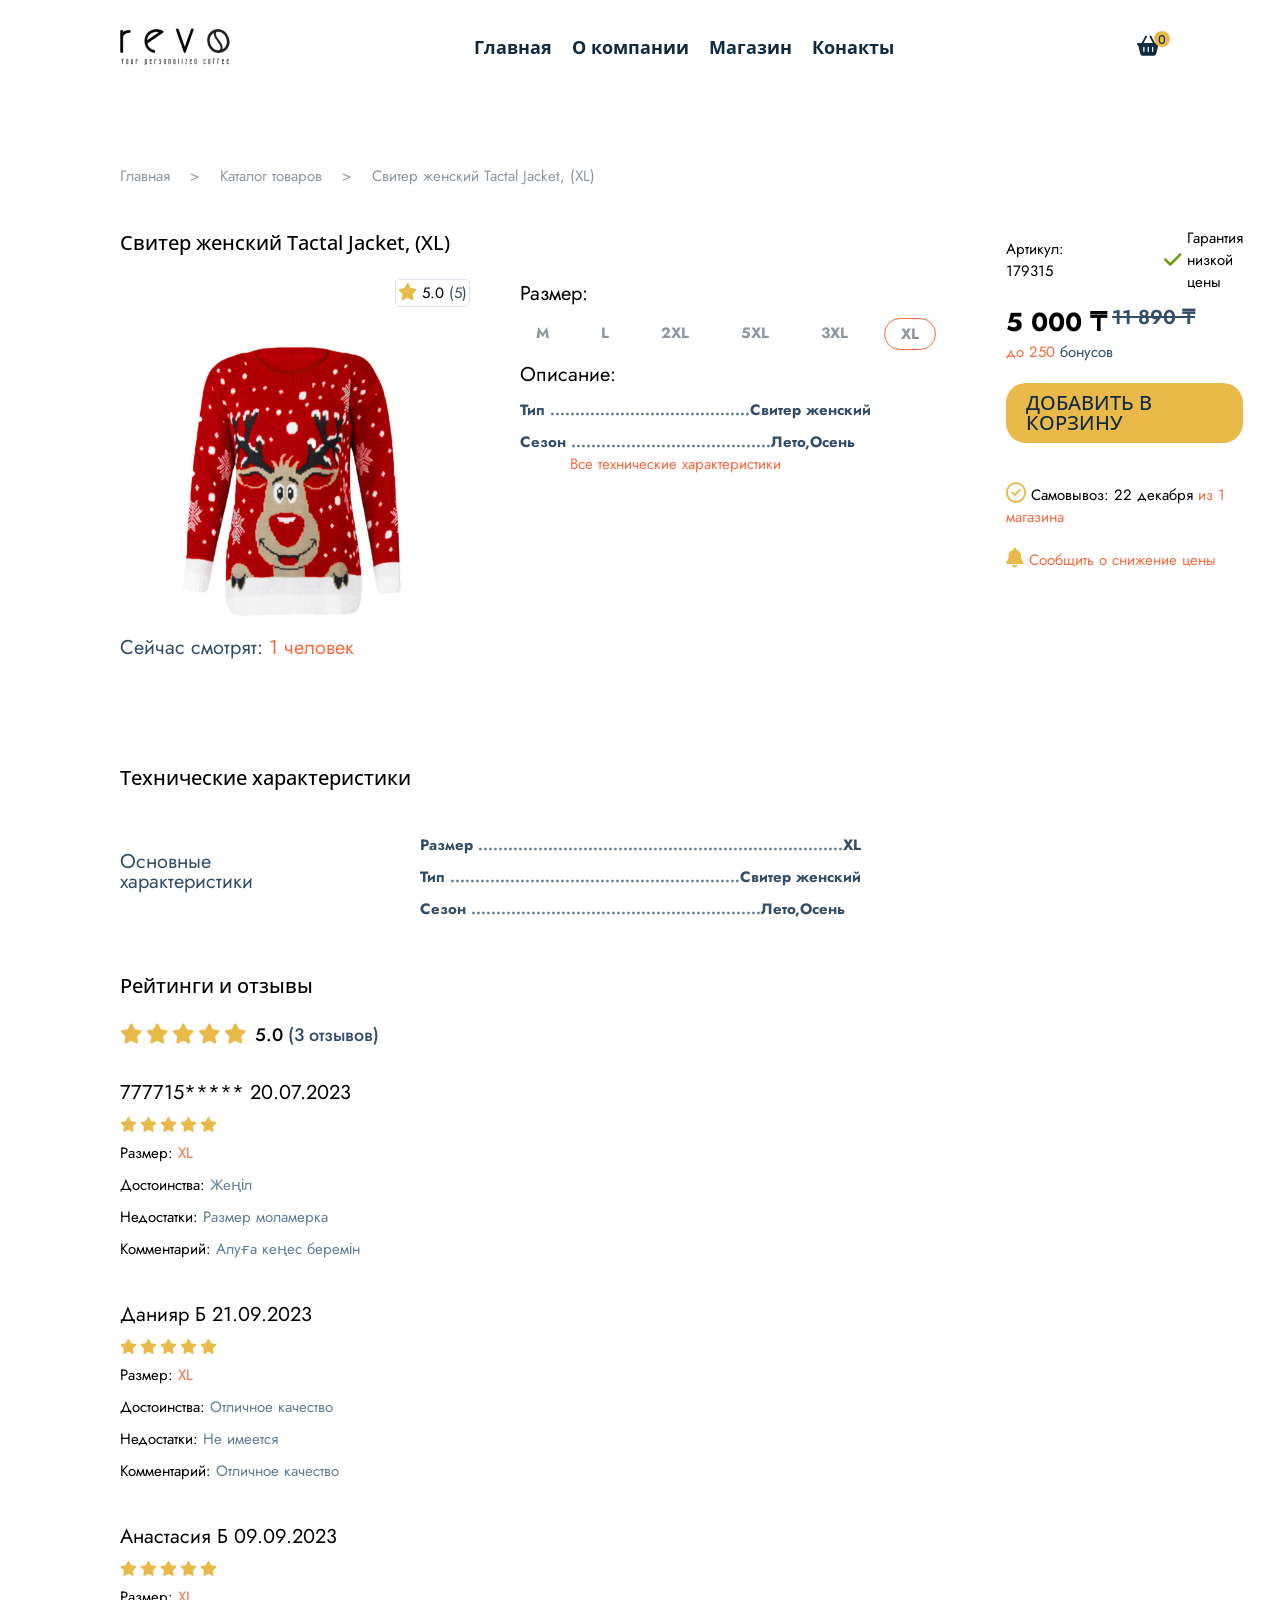
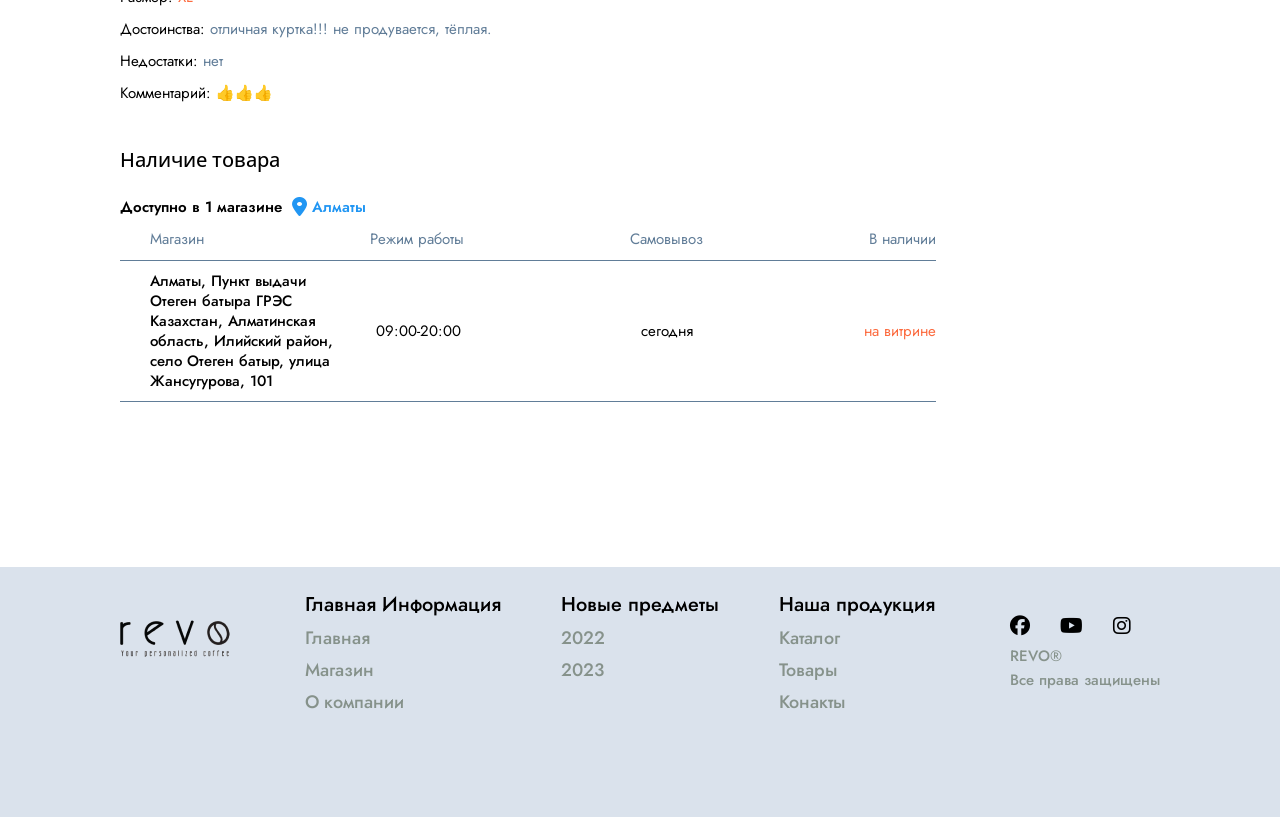
<file: product-website-3.html>
<!DOCTYPE html>
<html lang="en">

<head>
    <meta charset="UTF-8">
    <meta name="viewport" content="width=device-width, initial-scale=1.0">
    <link rel="stylesheet" href="https://cdnjs.cloudflare.com/ajax/libs/font-awesome/6.3.0/css/all.min.css"
        integrity="sha512-SzlrxWUlpfuzQ+pcUCosxcglQRNAq/DZjVsC0lE40xsADsfeQoEypE+enwcOiGjk/bSuGGKHEyjSoQ1zVisanQ=="
        crossorigin="anonymous" referrerpolicy="no-referrer" />
    <link rel="stylesheet" href="css/product-website-2.min.css">
    <link rel="preconnect" href="https://fonts.googleapis.com">
    <link rel="preconnect" href="https://fonts.gstatic.com" crossorigin>
    <link
        href="https://fonts.googleapis.com/css2?family=Jost:wght@100;200;300;400;500;600;700;800;900&family=Open+Sans:wght@300;400;500;600;700;800&family=Roboto:wght@100;300;400;500;700;900&display=swap"
        rel="stylesheet">
    <title>Свитер женский Tactal Jacket, (XL) </title>
</head>

<body>
    <header class="header">
        <div class="container">
            <div class="header__top">
                <nav class="nav">
                    <div class="nav-logo">
                        <a href="index.html">
                            <img src="img/images/revo_logo.png" alt="">
                        </a>
                    </div>

                    <ul class="nav-list">
                        <li><a href="index.html">Главная</a></li>
                        <li><a href="company.html">О компании</a></li>
                        <li><a href="shop.html">Магазин</a></li>
                        <li><a href="#footer" class="footer-li">Конакты</a></li>
                    </ul>

                    <div class="nav-last">
                        <a href="#">
                            <i class="fa-solid fa-basket-shopping"></i>
                        </a>
                    </div>

                    <div class="burger none">
                        <span></span>
                    </div>
                </nav>
            </div>
        </div>
    </header>

    <main class="main">
        <div class="container">
            <section class="product">
                <div class="product__nav">
                    <ul>
                        <li><a href="index.html">Главная</a></li>
                        <li><a href="#" class="product__nav-line">></a></li>
                        <li><a href="shop.html">Каталог товаров</a></li>
                        <li><a href="#" class="product__nav-line">></a></li>
                        <li><a href="index.html" class="product__nav-last">Свитер женский Tactal Jacket, (XL)</a></li>
                    </ul>
                </div>

                <div class="product__content">
                    <div class="product__wrapper">
                        <div class="product__left">

                            <h1 class="product__title title">
                                Свитер женский Tactal Jacket, (XL)
                            </h1>

                            <div class="product__flex">
                                <div class="product__img">
                                    <img src="img/images/1666178580_18-mykaleidoscope-ru-p-novogodnii-sviter-s-olenyami-zhenskie-oboi-19.jpg"
                                        alt="Здесь должна была быть картинка">
                                    <div class="product__img-block">
                                        <a href="#">
                                            <i class="fa-solid fa-star"></i>
                                            5.0
                                            <span>(5)</span>
                                        </a>
                                    </div>
                                </div>

                                <div class="product__text">
                                    <div class="product__top">
                                        <h2>
                                            Размер:
                                        </h2>

                                        <div class="product__top-flex">
                                            <p>M</p>
                                            <p>L</p>
                                            <p>2XL</p>
                                            <p>5XL</p>
                                            <p>3XL</p>
                                            <p>XL</p>
                                        </div>

                                        <h2>Описание:</h2>

                                        <div class="product__subticle none">
                                            5 000 ₸
                                            <span>11 890 ₸</span>
                                        </div>
                                        <div class="product__bonus none">
                                            <span>до 250</span> бонусов
                                        </div>

                                        <div class="product__top-flex-2">
                                            <div class="one">
                                                <p>Тип <span>........................................</span>Свитер
                                                    женский</p>
                                            </div>
                                            <div class="two">
                                                <p>Сезон <span>........................................</span>Лето,Осень
                                                </p>
                                            </div>
                                            <a href="#product__content-top">Все технические характеристики</a>
                                        </div>
                                    </div>
                                </div>
                            </div>

                            <p class="see">Сейчас смотрят: <span>1 человек</span></p>

                            <div class="product__right-population none">
                                <div class="product__right">
                                    <div class="product__title">
                                        <h2>Артикул: 142468</h2>
                                        <div class="product__title-right">
                                            <i class="fa-solid fa-check"></i>
                                            <p>Гарантия низкой цены</p>
                                        </div>
                                    </div>
                                    <div class="product__subticle">
                                        5 000 ₸
                                        <span>11 890 ₸</span>
                                    </div>
                                    <div class="product__bonus">
                                        <span>до 250</span> бонусов
                                    </div>
                                    <a href="#" class="but">
                                        Добавить в корзину
                                    </a>
                                    <div class="product__text">
                                        <a href="#product__title-3" class="product__text-top">
                                            <i class="fa-regular fa-circle-check"></i>
                                            Самовывоз: 22 декабря <span>из 1 магазина</span>
                                        </a>
                                        <a href="#" class="product__text-bottom">
                                            <i class="fa-solid fa-bell"></i>
                                            <span>Сообщить о снижение цены</span>
                                        </a>
                                    </div>
                                </div>
                            </div>

                            <div class="product__left-top" id="product__content-top">
                                <div class="product__left-1">
                                    <div class="product__title title">
                                        Технические характеристики
                                    </div>

                                    <div class="none">
                                        <h2>Основные характеристики</h2>

                                        <div class="three">
                                            <p>Размер
                                                <span>XL</span>
                                            </p>

                                            <p>Тип
                                                <span>Куртка
                                                    женская</span></p>
                                        </div>
                                    </div>

                                    <div class="product__flex">
                                        <div class="product__text">
                                            <h2>Основные характеристики</h2>
                                            <div class="product__top">
                                                <div class="product__top-flex-2">
                                                    <div class="three">
                                                        <p>Размер
                                                            <span>.........................................................................</span>XL
                                                        </p>
                                                    </div>

                                                    <div class="one">
                                                        <p>Тип
                                                            <span>..........................................................</span>Свитер
                                                            женский</p>
                                                    </div>
                                                    <div class="two">
                                                        <p>Сезон
                                                            <span>..........................................................</span>Лето,Осень
                                                        </p>
                                                    </div>
                                                </div>
                                            </div>
                                        </div>
                                    </div>
                                </div>
                                <div class="product__left-2">
                                    <div class="product__title title">
                                        Рейтинги и отзывы
                                    </div>

                                    <div class="product__stars">
                                        <i class="fa-solid fa-star"></i>
                                        <i class="fa-solid fa-star"></i>
                                        <i class="fa-solid fa-star"></i>
                                        <i class="fa-solid fa-star"></i>
                                        <i class="fa-solid fa-star"></i>
                                        <p>
                                            5.0
                                            <span>(3 отзывов)</span>
                                        </p>
                                    </div>

                                    <div class="product__reviews">
                                        <div class="review">
                                            <div class="review-title">
                                                777715*****

                                                20.07.2023
                                            </div>

                                            <div class="review-stars">
                                                <i class="fa-solid fa-star"></i>
                                                <i class="fa-solid fa-star"></i>
                                                <i class="fa-solid fa-star"></i>
                                                <i class="fa-solid fa-star"></i>
                                                <i class="fa-solid fa-star"></i>
                                            </div>

                                            <p>Размер:
                                                <span>XL</span></p>

                                            <h2><span>Достоинства: </span> Жеңіл</h2>
                                            <h2><span>Недостатки:</span> Размер моламерка</h2>
                                            <h2><span>Комментарий:</span> Алуға кеңес беремін</h2>
                                        </div>

                                        <div class="review">
                                            <div class="review-title">
                                                Данияр Б

                                                21.09.2023
                                            </div>

                                            <div class="review-stars">
                                                <i class="fa-solid fa-star"></i>
                                                <i class="fa-solid fa-star"></i>
                                                <i class="fa-solid fa-star"></i>
                                                <i class="fa-solid fa-star"></i>
                                                <i class="fa-solid fa-star"></i>
                                            </div>

                                            <p>Размер:
                                                <span>XL</span></p>

                                            <h2><span>Достоинства:</span> Отличное качество</h2>
                                            <h2><span>Недостатки: </span>Не имеется</h2>
                                            <h2><span>Комментарий:</span> Отличное качество</h2>
                                        </div>

                                        <div class="review">
                                            <div class="review-title">
                                                Анастасия Б

                                                09.09.2023
                                            </div>

                                            <div class="review-stars">
                                                <i class="fa-solid fa-star"></i>
                                                <i class="fa-solid fa-star"></i>
                                                <i class="fa-solid fa-star"></i>
                                                <i class="fa-solid fa-star"></i>
                                                <i class="fa-solid fa-star"></i>
                                            </div>

                                            <p>Размер:
                                                <span>XL</span></p>

                                            <h2><span>Достоинства:</span> отличная куртка!!! не продувается, тёплая.
                                            </h2>
                                            <h2><span>Недостатки: </span>нет</h2>
                                            <h2><span>Комментарий:</span> 👍👍👍</h2>
                                        </div>
                                    </div>
                                </div>
                                <div class="product__left-3">
                                    <div class="product__title title" id="product__title-3">
                                        Наличие товара
                                    </div>
                                    <div class="product__self">
                                        <div class="self-title">
                                            Доступно в 1 магазине
                                            <div class="right">
                                                <i class="fa-solid fa-location-dot"></i>
                                                Алматы
                                            </div>
                                        </div>

                                        <ul>
                                            <li>Магазин</li>
                                            <li>Режим работы</li>
                                            <li>Самовывоз</li>
                                            <li>В наличии</li>
                                        </ul>

                                        <div class="self-block">
                                            <div class="right">
                                                <ul>
                                                    <li>Алматы, Пункт выдачи Отеген батыра ГРЭС <span>Казахстан,
                                                            Алматинская область, Илийский район, село Отеген батыр,
                                                            улица Жансугурова, 101</span></li>
                                                    <li>09:00-20:00</li>
                                                    <li>сегодня</li>
                                                    <li>на витрине</li>
                                                </ul>
                                            </div>
                                        </div>
                                    </div>
                                </div>
                            </div>
                        </div>

                        <div class="product__right-population">
                            <div class="product__right">
                                <div class="product__title">
                                    <h2>Артикул: 179315</h2>
                                    <div class="product__title-right">
                                        <i class="fa-solid fa-check"></i>
                                        <p>Гарантия низкой цены</p>
                                    </div>
                                </div>
                                <div class="product__subticle">
                                    5 000 ₸
                                    <span>11 890 ₸</span>
                                </div>
                                <div class="product__bonus">
                                    <span>до 250</span> бонусов
                                </div>
                                <a href="#" class="but">
                                    Добавить в корзину
                                </a>
                                <div class="product__text">
                                    <a href="#product__title-3" class="product__text-top">
                                        <i class="fa-regular fa-circle-check"></i>
                                        Самовывоз: 22 декабря <span>из 1 магазина</span>
                                    </a>
                                    <a href="#" class="product__text-bottom">
                                        <i class="fa-solid fa-bell"></i>
                                        <span>Сообщить о снижение цены</span>
                                    </a>
                                </div>
                            </div>
                        </div>
                    </div>
                </div>
            </section>
        </div>
    </main>

    <footer class="footer" id="footer">
        <div class="container">
            <div class="footer__content">
                <div class="footer__first">
                    <div class="footer__logo">
                        <a href="index.html">
                            <img src="img/images/revo_logo.png" alt="Здесь должна была быть картинка">
                        </a>
                    </div>
                </div>

                <div class="footer__list">
                    <div class="footer__element">
                        <h2>Главная Информация</h2>
                        <ul>
                            <li><a href="index.html">Главная</a></li>
                            <li><a href="shop.html">Магазин</a></li>
                            <li><a href="company.html">О компании</a></li>
                        </ul>
                    </div>
                    
                    <div class="footer__element">
                        <h2>Новые предметы</h2>
                        <ul>
                            <li><a href="#">2022</a></li>
                            <li><a href="#">2023</a></li>
                        </ul>
                    </div>

                    <div class="footer__element">
                        <h2>Наша продукция</h2>
                        <ul>
                            <li><a href="#hero">Каталог</a></li>
                            <li><a href="shop.html">Товары</a></li>
                            <li><a href="#footer">Конакты</a></li>
                        </ul>
                    </div>
                </div>

                <div class="footer__last">
                    <div class="last-top">
                        <a href="#"><i class="fa-brands fa-facebook"></i></a>
                        <a href="#"><i class="fa-brands fa-youtube"></i></a>
                        <a href="#"><i class="fa-brands fa-instagram"></i></a>
                    </div>

                    <div class="last-bottom">
                        <p>REVO®</p>
                        <p>Все права защищены</p>
                    </div>
                </div>
            </div>
        </div>
    </footer>
    <script src="js/main.js"></script>
</body>

</html>
</file>
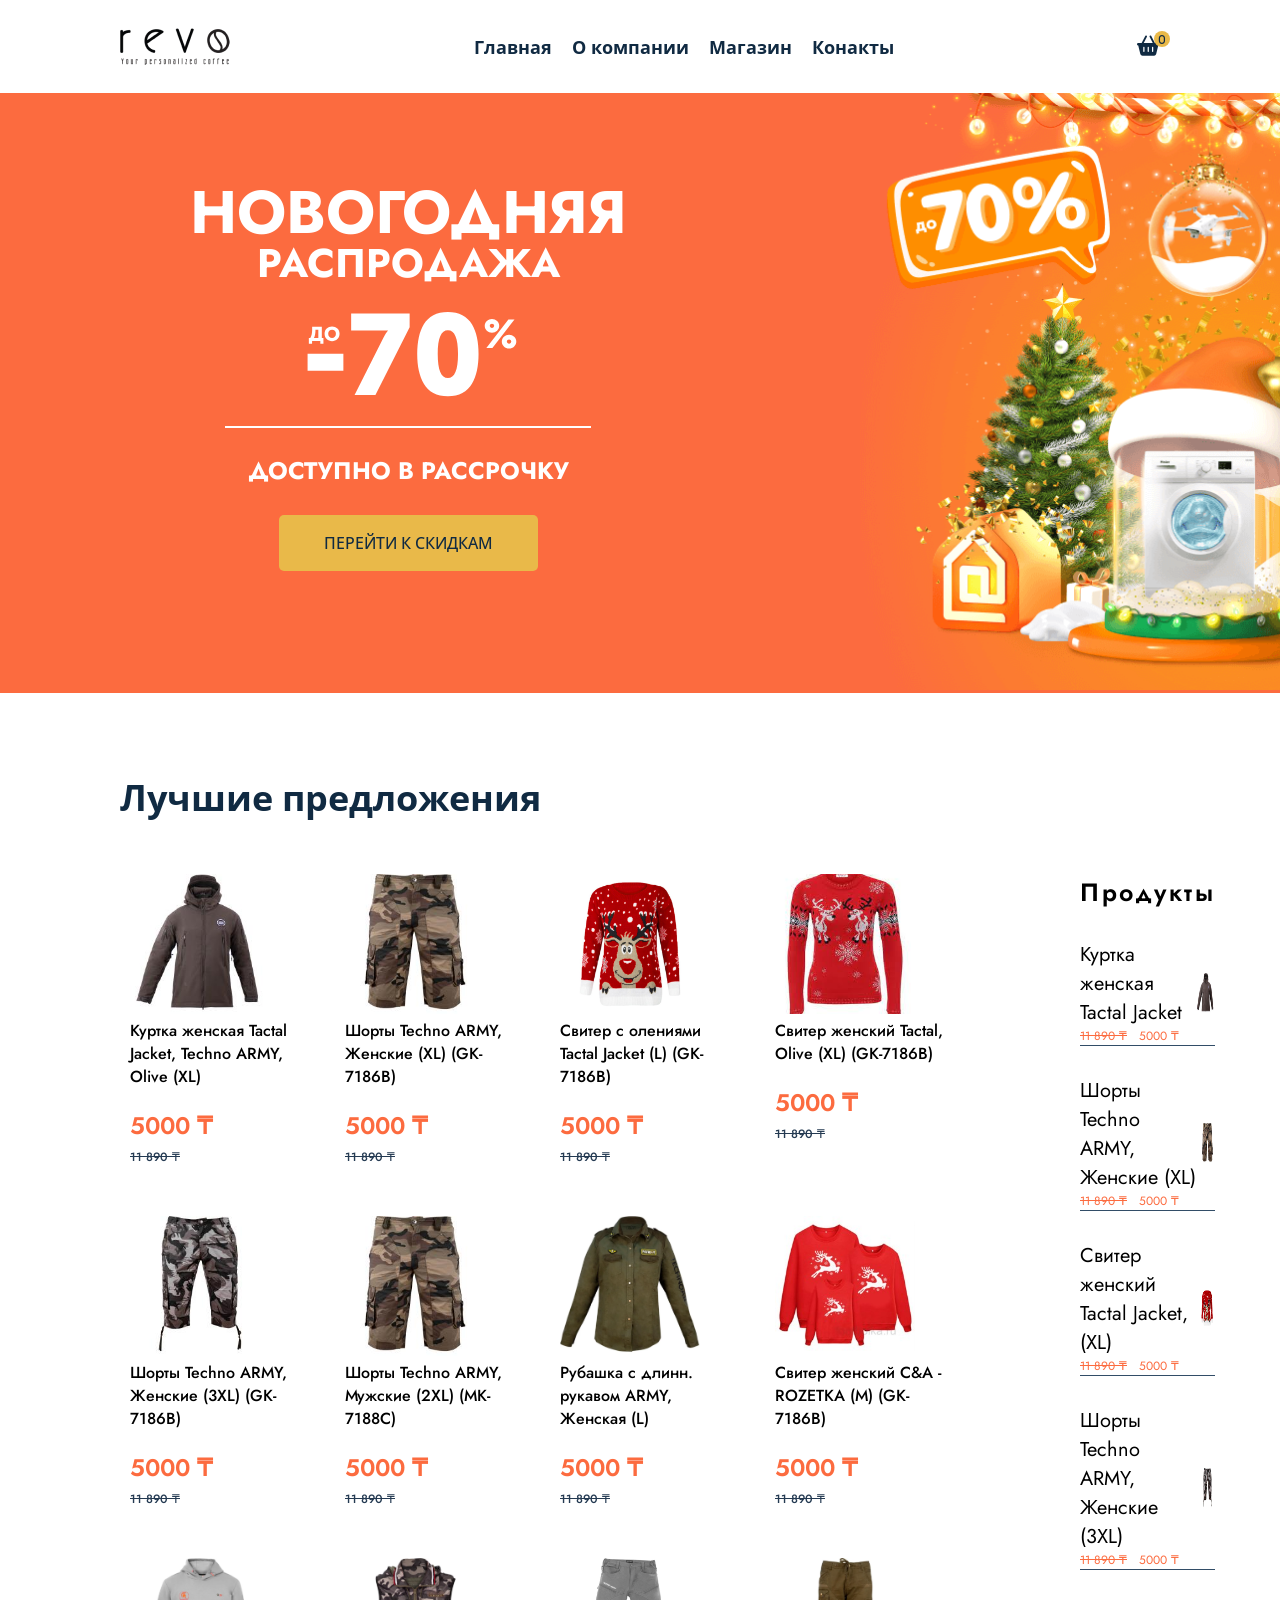
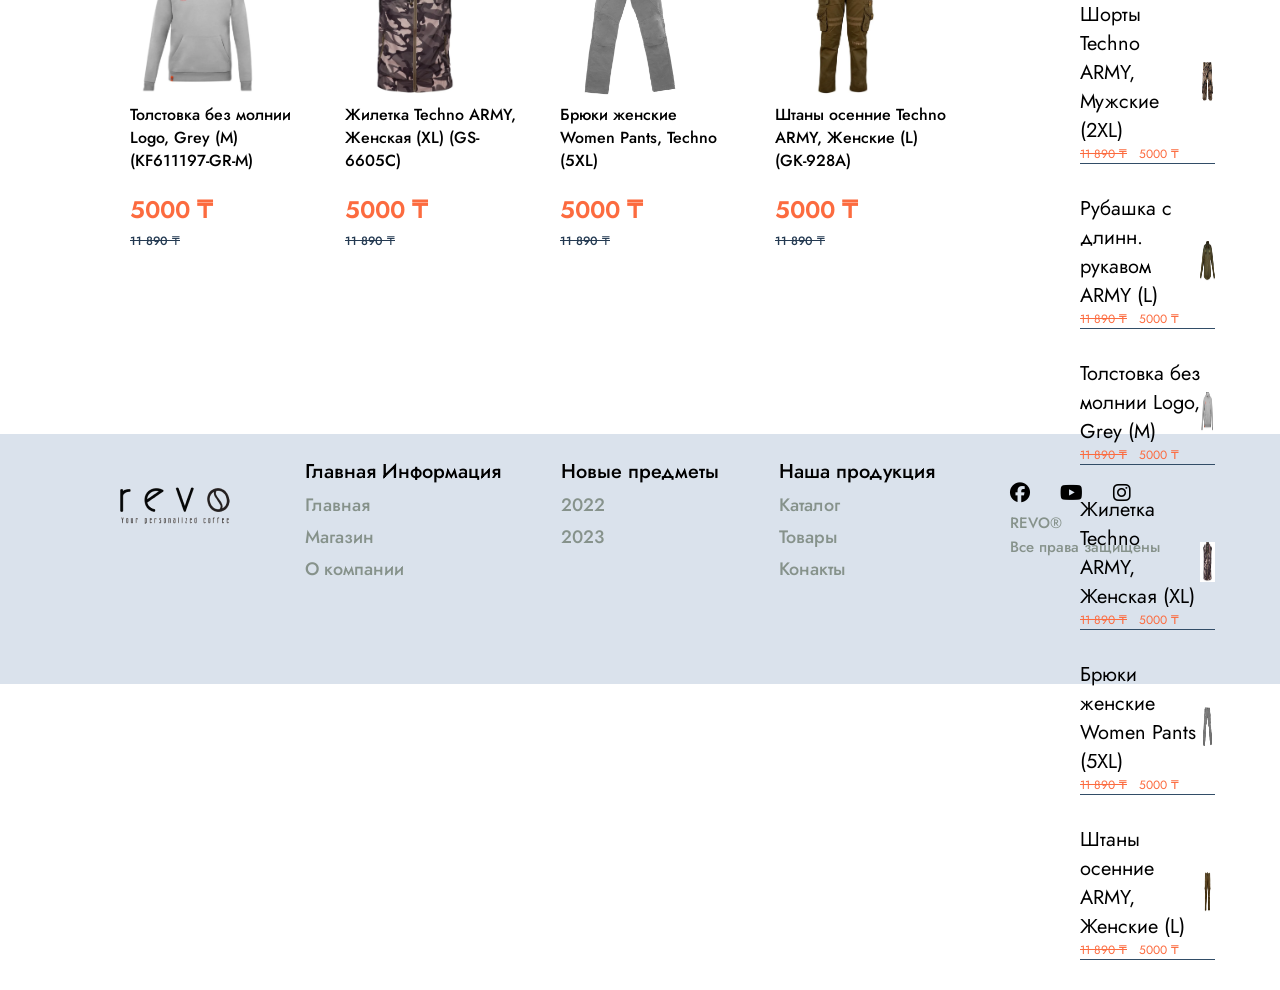
<file: shop.html>
<!DOCTYPE html>
<html lang="en">

<head>
    <meta charset="UTF-8">
    <meta name="viewport" content="width=device-width, initial-scale=1.0">
    <link rel="stylesheet" href="https://cdnjs.cloudflare.com/ajax/libs/font-awesome/6.3.0/css/all.min.css"
        integrity="sha512-SzlrxWUlpfuzQ+pcUCosxcglQRNAq/DZjVsC0lE40xsADsfeQoEypE+enwcOiGjk/bSuGGKHEyjSoQ1zVisanQ=="
        crossorigin="anonymous" referrerpolicy="no-referrer" />
    <link rel="stylesheet" href="css/shop.min.css">
    <link rel="preconnect" href="https://fonts.googleapis.com">
    <link rel="preconnect" href="https://fonts.gstatic.com" crossorigin>
    <link
        href="https://fonts.googleapis.com/css2?family=Jost:wght@100;200;300;400;500;600;700;800;900&family=Open+Sans:wght@300;400;500;600;700;800&family=Roboto:wght@100;300;400;500;700;900&display=swap"
        rel="stylesheet">
    <title>Новогодняя распродажа в Revo</title>
</head>

<body>
    <header class="header">
        <div class="header__top">
            <nav class="nav">
                <div class="nav-logo">
                    <a href="index.html">
                        <img src="img/images/revo_logo.png" alt="Здесь должна была быть картинка">
                    </a>
                </div>

                <ul class="nav-list">
                    <li><a href="index.html">Главная</a></li>
                    <li><a href="company.html">О компании</a></li>
                    <li><a href="shop.html">Магазин</a></li>
                    <li><a href="#footer" class="footer-li">Конакты</a></li>
                </ul>

                <div class="nav-last">
                    <a href="#">
                        <i class="fa-solid fa-basket-shopping"></i>
                    </a>
                </div>

                <div class="burger none">
                    <span></span>
                </div>
            </nav>
        </div>
        <div class="header__row">
            <div class="header__content">
                <div class="header__left">
                    <div class="header__title">
                        новогодняя
                        <span>
                            распродажа
                        </span>
                    </div>
                    <div class="header__center">
                        <img src="img/images/percent-icon.svg" alt="Здесь должна была быть картинка">
                    </div>

                    <div class="underline header__underline"></div>

                    <div class="header__text">
                        ДОСТУПНО В РАССРОЧКУ
                    </div>

                    <a href="#hero" class="button">Перейти к скидкам</a>
                </div>
                <div class="header__right">
                    <div class="header__img">
                        <img src="img/images/sale-hero-desktop.png" alt="Здесь должна была быть картинка">
                    </div>
                </div>
            </div>
        </div>
    </header>

    <main class="main">
        <div class="container">
            <section class="hero" id="hero">
                <div class="hero__content">
                    <h1 class="hero__title title">Лучшие предложения</h1>

                    <div class="hero__wrapper">
                        <div class="hero__grid">
                            <div class="overlay">Товара нет</div>
                            <a href="product-website-1.html" class="hero__element">
                                <article class="grid-card">
                                    <img src="img/images/adidas-indoor-ct-117597_1.jpg" alt="Здесь должна была быть картинка">
                                    <h2>Куртка женская Tactal Jacket, Techno ARMY, Olive (XL)</h2>
                                    <h3>5000 ₸</h3>
                                    <h4>11 890 ₸</h4> 
                                </article>
                            </a>
                            <a href="product-website-2.html" class="hero__element">
                                <article class="grid-card">
                                    <img src="img/images/2309018249116779009.jpg" alt="Здесь должна была быть картинка">
                                    <h2>Шорты Techno ARMY, Женские (XL) (GK-7186B)</h2>
                                    <h3>5000 ₸</h3>
                                    <h4>11 890 ₸</h4> 
                                </article>
                            </a>
                            <a href="product-website-3.html" class="hero__element">
                                <article class="grid-card">
                                    <img src="img/images/1666178580_18-mykaleidoscope-ru-p-novogodnii-sviter-s-olenyami-zhenskie-oboi-19.jpg" alt="Здесь должна была быть картинка">
                                    <h2>Свитер c олениями Tactal Jacket (L) (GK-7186B)</h2>
                                    <h3>5000 ₸</h3>
                                    <h4>11 890 ₸</h4> 
                                </article>
                            </a>
                            <a href="#one" id="one" class="hero__element click-block">
                                <article class="grid-card">
                                    <img src="img/images/images222.jpeg" alt="Здесь должна была быть картинка">
                                    <h2>Свитер женский Tactal, Olive (XL) (GK-7186B)</h2>
                                    <h3>5000 ₸</h3>
                                    <h4>11 890 ₸</h4> 
                                </article>
                            </a>
                            <a href="#two" id="two" class="hero__element click-block">
                                <article class="grid-card">
                                    <img src="img/images/1515966223511920057.jpg" alt="Здесь должна была быть картинка">
                                    <h2>Шорты Techno ARMY, Женские (3XL) (GK-7186B)</h2>
                                    <h3>5000 ₸</h3>
                                    <h4>11 890 ₸</h4> 
                                </article>
                            </a>
                            <a href="#three" id="three" class="hero__element click-block">
                                <article class="grid-card">
                                    <img src="img/images/2309018249116779009.jpg" alt="Здесь должна была быть картинка">
                                    <h2>Шорты Techno ARMY, Мужские (2XL) (MK-7188C)</h2>
                                    <h3>5000 ₸</h3>
                                    <h4>11 890 ₸</h4> 
                                </article>
                                
                            </a>
                            <a href="#four" id="four"  class="hero__element click-block">
                                <article class="grid-card">
                                    <img src="img/images/Без имени.png" alt="Здесь должна была быть картинка">
                                    <h2>Рубашка с длинн. рукавом ARMY, Женская (L)</h2>
                                    <h3>5000 ₸</h3>
                                    <h4>11 890 ₸</h4> 
                                </article>
                            </a>
                            <a href="#five" id="five"  class="hero__element click-block">
                                <article class="grid-card">
                                    <img src="img/images/e37c9f0d-50d0-4678-8f12-f8460cc8469c.jpg" alt="Здесь должна была быть картинка">
                                    <h2>Свитер женский C&A - ROZETKA (M) (GK-7186B)</h2>
                                    <h3>5000 ₸</h3>
                                    <h4>11 890 ₸</h4>
                                </article>
                            </a>
                            <a href="#six" id="six"  class="hero__element click-block">
                                <article class="grid-card">
                                    <img src="img/images/Без имени 3.png" alt="Здесь должна была быть картинка">
                                    <h2>Толстовка без молнии Logo, Grey (M) (KF611197-GR-M)</h2>
                                    <h3>5000 ₸</h3>
                                    <h4>11 890 ₸</h4>
                                </article>
                            </a>
                            <a href="#seven" id="seven" class="hero__element click-block">
                                <article class="grid-card">
                                    <img src="img/images/Без имени 4.png" alt="Здесь должна была быть картинка">
                                    <h2>Жилетка Techno ARMY, Женская (XL) (GS-6605C)</h2>
                                    <h3>5000 ₸</h3>
                                    <h4>11 890 ₸</h4>
                                </article>
                            </a>
                            <a href="#eight" id="eight" class="hero__element click-block">
                                <article class="grid-card">
                                    <img src="img/images/Без имени 5.png" alt="Здесь должна была быть картинка">
                                    <h2>Брюки женские Women Pants, Techno (5XL)</h2>
                                    <h3>5000 ₸</h3>
                                    <h4>11 890 ₸</h4>
                                </article>
                            </a>
                            <a href="#nine" id="nine" class="hero__element click-block">
                                <article class="grid-card">
                                    <img src="img/images/Без имени 6.png" alt="Здесь должна была быть картинка">
                                    <h2>Штаны осенние Techno ARMY, Женские (L) (GK-928A)</h2>
                                    <h3>5000 ₸</h3>
                                    <h4>11 890 ₸</h4>
                                </article>
                            </a>
                            <div class="overlay">Товара нет</div>
                        </div>

                        <div class="hero__right">
                            <h2 class="right-title">
                                Продукты
                            </h2>

                            <div class="right-block">
                                <a href="product-website-1.html">
                                    <div class="left">
                                        <h2>
                                            Куртка женская Tactal Jacket
                                        </h2>

                                        <p><span>11 890 ₸</span>5000 ₸</p>
                                    </div>

                                    <div class="right">
                                        <img src="img/images/adidas-indoor-ct-117597_1.jpg" alt="Здесь должна была быть картинка">
                                    </div>
                                </a>
                                <a href="product-website-2.html">
                                    <div class="left">
                                        <h2>
                                            Шорты Techno ARMY, Женские (XL)
                                        </h2>

                                        <p><span>11 890 ₸</span>5000 ₸</p>
                                    </div>

                                    <div class="right">
                                        <img src="img/images/2309018249116779009.jpg" alt="Здесь должна была быть картинка">
                                    </div>
                                </a>
                                <a href="product-website-3.html">
                                    <div class="left">
                                        <h2>
                                            Свитер женский Tactal Jacket, (XL)
                                        </h2>

                                        <p><span>11 890 ₸</span>5000 ₸</p>
                                    </div>

                                    <div class="right">
                                        <img src="img/images/1666178580_18-mykaleidoscope-ru-p-novogodnii-sviter-s-olenyami-zhenskie-oboi-19.jpg" alt="Здесь должна была быть картинка">
                                    </div>
                                </a>
                                <a href="#hero" class="click-block">
                                    <div class="left">
                                        <h2>
                                            Шорты Techno ARMY, Женские (3XL)
                                        </h2>

                                        <p><span>11 890 ₸</span>5000 ₸</p>
                                    </div>

                                    <div class="right">
                                        <img src="img/images/1515966223511920057.jpg" alt="Здесь должна была быть картинка">
                                    </div>
                                </a>
                                <a href="#hero" class="click-block">
                                    <div class="left">
                                        <h2>
                                            Шорты Techno ARMY, Мужские (2XL)
                                        </h2>

                                        <p><span>11 890 ₸</span>5000 ₸</p>
                                    </div>

                                    <div class="right">
                                        <img src="img/images/2309018249116779009.jpg" alt="Здесь должна была быть картинка">
                                    </div>
                                </a>
                                <a href="#hero" class="click-block">
                                    <div class="left">
                                        <h2>
                                            Рубашка с длинн. рукавом ARMY (L)
                                        </h2>

                                        <p><span>11 890 ₸</span>5000 ₸</p>
                                    </div>

                                    <div class="right">
                                        <img src="img/images/Без имени.png" alt="Здесь должна была быть картинка">
                                    </div>
                                </a>
                                <a href="#hero" class="click-block">
                                    <div class="left">
                                        <h2>
                                            Толстовка без молнии Logo, Grey (M)
                                        </h2>

                                        <p><span>11 890 ₸</span>5000 ₸</p>
                                    </div>

                                    <div class="right">
                                        <img src="img/images/Без имени 3.png" alt="Здесь должна была быть картинка">
                                    </div>
                                </a>
                                <a href="#hero" class="click-block">
                                    <div class="left">
                                        <h2>
                                            Жилетка Techno ARMY, Женская (XL)
                                        </h2>

                                        <p><span>11 890 ₸</span>5000 ₸</p>
                                    </div>

                                    <div class="right">
                                        <img src="img/images/Без имени 4.png" alt="Здесь должна была быть картинка">
                                    </div>
                                </a>
                                <a href="#hero" class="click-block">
                                    <div class="left">
                                        <h2>
                                            Брюки женские Women Pants (5XL)
                                        </h2>

                                        <p><span>11 890 ₸</span>5000 ₸</p>
                                    </div>

                                    <div class="right">
                                        <img src="img/images/Без имени 5.png" alt="Здесь должна была быть картинка">
                                    </div>
                                </a>
                                <a href="#hero" class="click-block">
                                    <div class="left">
                                        <h2>
                                            Штаны осенние ARMY, Женские (L)
                                        </h2>

                                        <p><span>11 890 ₸</span>5000 ₸</p>
                                    </div>

                                    <div class="right">
                                        <img src="img/images/Без имени 6.png" alt="Здесь должна была быть картинка">
                                    </div>
                                </a>
                            </div>
                        </div>
                    </div>
                </div>
            </section>
        </div>
    </main>
    
    <footer class="footer" id="footer">
        <div class="container">
            <div class="footer__content">
                <div class="footer__first">
                    <div class="footer__logo">
                        <a href="index.html">
                            <img src="img/images/revo_logo.png" alt="Здесь должна была быть картинка">
                        </a>
                    </div>
                </div>

                <div class="footer__list">
                    <div class="footer__element">
                        <h2>Главная Информация</h2>
                        <ul>
                            <li><a href="index.html">Главная</a></li>
                            <li><a href="shop.html">Магазин</a></li>
                            <li><a href="company.html">О компании</a></li>
                        </ul>
                    </div>
                    
                    <div class="footer__element">
                        <h2>Новые предметы</h2>
                        <ul>
                            <li><a href="#">2022</a></li>
                            <li><a href="#">2023</a></li>
                        </ul>
                    </div>

                    <div class="footer__element">
                        <h2>Наша продукция</h2>
                        <ul>
                            <li><a href="#hero">Каталог</a></li>
                            <li><a href="shop.html">Товары</a></li>
                            <li><a href="#footer">Конакты</a></li>
                        </ul>
                    </div>
                </div>

                <div class="footer__last">
                    <div class="last-top">
                        <a href="https://www.facebook.com/profile.php?id=100037256747266"><i class="fa-brands fa-facebook"></i></a>
                        <a href="https://www.youtube.com/channel/UCoeLvz3jbH4KaepLVECqZ5A"><i class="fa-brands fa-youtube"></i></a>
                        <a href="https://www.instagram.com/dinur928/"><i class="fa-brands fa-instagram"></i></a>
                    </div>

                    <div class="last-bottom">
                        <p>REVO®</p>
                        <p>Все права защищены</p>
                    </div>
                </div>
            </div>
        </div>
    </footer>
    <script src="js/main.js"></script>
</body>

</html>
</file>
<file: css/company.css>
html {
  font-size: 10px;
  font-family: "Jost", sans-serif;
}

.container {
  padding: 0 12rem;
}

@media screen and (max-width: 1024px) {
  .container {
    padding: 0 3rem;
  }
}
@media screen and (max-width: 360px) {
  .container {
    padding: 0 2rem;
  }
}
.none {
  display: none;
}

.button {
  text-transform: uppercase;
  color: hsl(209, 61%, 16%);
  font-size: 1.6rem;
  font-weight: 500;
  font-family: "Open Sans";
  line-height: 2rem;
  -webkit-transition: all 0.3s linear;
  transition: all 0.3s linear;
  padding: 1.8rem 4.5rem;
  border-radius: 0.5rem;
  background-color: hsl(42, 78%, 60%);
  position: relative;
  display: inline-block;
}
.button:hover {
  background-color: hsl(210, 22%, 49%);
  color: #fff;
}
.button:active {
  top: 0.15rem;
}

html, body {
  scrollbar-color: #fff hsl(212, 33%, 89%);
  scrollbar-width: auto;
}

@media screen and (max-width: 768px) {
  .button {
    font-size: 1.4rem;
    padding: 1.4rem 4rem;
  }
}
@media (max-width: 360px) {
  .button {
    padding: 1.5rem 4rem;
  }
}
.but {
  text-transform: uppercase;
  color: hsl(209, 61%, 16%);
  font-size: 2rem;
  font-weight: 500;
  font-family: "Open Sans";
  line-height: 2rem;
  -webkit-transition: all 0.3s linear;
  transition: all 0.3s linear;
  padding: 1rem 2rem;
  border-radius: 2rem;
  background-color: hsl(42, 78%, 60%);
  position: relative;
}
.but:hover {
  background-color: hsl(210, 22%, 49%);
  color: #fff;
}
.but:active {
  top: 0.15rem;
}

.underline {
  display: -webkit-box;
  display: -ms-flexbox;
  display: flex;
  -webkit-box-orient: vertical;
  -webkit-box-direction: normal;
      -ms-flex-direction: column;
          flex-direction: column;
  -webkit-box-align: center;
      -ms-flex-align: center;
          align-items: center;
  width: 12.7rem;
  height: 0.4rem;
  background-color: hsl(42, 78%, 60%);
  margin-top: 0.5rem;
}

.title {
  font-size: 3.6rem;
  font-weight: 500;
  line-height: 3.2rem;
  font-family: "Open Sans";
  color: hsl(209, 61%, 16%);
}

@media (max-width: 360px) {
  .title {
    font-size: 3rem;
  }
}
* {
  padding: 0px;
  margin: 0px;
  border: none;
}

*,
*::before,
*::after {
  -webkit-box-sizing: border-box;
          box-sizing: border-box;
}

:focus,
:active {
  outline: none;
}

a:focus,
a:active {
  outline: none;
}

/* Links */
a,
a:link,
a:visited {
  /* color: inherit; */
  text-decoration: none;
  /* display: inline-block; */
}

a:hover {
  /* color: inherit; */
  text-decoration: none;
}

/* Common */
aside,
nav,
footer,
header,
section,
main {
  display: block;
}

h1,
h2,
h3,
h4,
h5,
h6,
p {
  font-size: inherit;
  font-weight: inherit;
}

ul,
ul li {
  list-style: none;
}

img {
  vertical-align: top;
}

img,
svg {
  max-width: 100%;
  height: auto;
}

address {
  font-style: normal;
}

/* Form */
input,
textarea,
button,
select {
  font-family: inherit;
  font-size: inherit;
  color: inherit;
  background-color: transparent;
}

input::-ms-clear {
  display: none;
}

button {
  display: inline-block;
  -webkit-box-shadow: none;
          box-shadow: none;
  background-color: transparent;
  background: none;
  cursor: pointer;
}

input:focus,
input:active,
button:focus,
button:active {
  outline: none;
}

button::-moz-focus-inner {
  padding: 0;
  border: 0;
}

label {
  cursor: pointer;
}

legend {
  display: block;
}

html {
  font-size: 10px;
  font-family: "Jost", sans-serif;
}

.container {
  padding: 0 12rem;
}

@media screen and (max-width: 1024px) {
  .container {
    padding: 0 3rem;
  }
}
@media screen and (max-width: 360px) {
  .container {
    padding: 0 2rem;
  }
}
.none {
  display: none;
}

.button {
  text-transform: uppercase;
  color: hsl(209, 61%, 16%);
  font-size: 1.6rem;
  font-weight: 500;
  font-family: "Open Sans";
  line-height: 2rem;
  -webkit-transition: all 0.3s linear;
  transition: all 0.3s linear;
  padding: 1.8rem 4.5rem;
  border-radius: 0.5rem;
  background-color: hsl(42, 78%, 60%);
  position: relative;
  display: inline-block;
}
.button:hover {
  background-color: hsl(210, 22%, 49%);
  color: #fff;
}
.button:active {
  top: 0.15rem;
}

html, body {
  scrollbar-color: #fff hsl(212, 33%, 89%);
  scrollbar-width: auto;
}

@media screen and (max-width: 768px) {
  .button {
    font-size: 1.4rem;
    padding: 1.4rem 4rem;
  }
}
@media (max-width: 360px) {
  .button {
    padding: 1.5rem 4rem;
  }
}
.but {
  text-transform: uppercase;
  color: hsl(209, 61%, 16%);
  font-size: 2rem;
  font-weight: 500;
  font-family: "Open Sans";
  line-height: 2rem;
  -webkit-transition: all 0.3s linear;
  transition: all 0.3s linear;
  padding: 1rem 2rem;
  border-radius: 2rem;
  background-color: hsl(42, 78%, 60%);
  position: relative;
}
.but:hover {
  background-color: hsl(210, 22%, 49%);
  color: #fff;
}
.but:active {
  top: 0.15rem;
}

.underline {
  display: -webkit-box;
  display: -ms-flexbox;
  display: flex;
  -webkit-box-orient: vertical;
  -webkit-box-direction: normal;
      -ms-flex-direction: column;
          flex-direction: column;
  -webkit-box-align: center;
      -ms-flex-align: center;
          align-items: center;
  width: 12.7rem;
  height: 0.4rem;
  background-color: hsl(42, 78%, 60%);
  margin-top: 0.5rem;
}

.title {
  font-size: 3.6rem;
  font-weight: 500;
  line-height: 3.2rem;
  font-family: "Open Sans";
  color: hsl(209, 61%, 16%);
}

@media (max-width: 360px) {
  .title {
    font-size: 3rem;
  }
}
* {
  padding: 0px;
  margin: 0px;
  border: none;
}

*,
*::before,
*::after {
  -webkit-box-sizing: border-box;
          box-sizing: border-box;
}

:focus,
:active {
  outline: none;
}

a:focus,
a:active {
  outline: none;
}

/* Links */
a,
a:link,
a:visited {
  /* color: inherit; */
  text-decoration: none;
  /* display: inline-block; */
}

a:hover {
  /* color: inherit; */
  text-decoration: none;
}

/* Common */
aside,
nav,
footer,
header,
section,
main {
  display: block;
}

h1,
h2,
h3,
h4,
h5,
h6,
p {
  font-size: inherit;
  font-weight: inherit;
}

ul,
ul li {
  list-style: none;
}

img {
  vertical-align: top;
}

img,
svg {
  max-width: 100%;
  height: auto;
}

address {
  font-style: normal;
}

/* Form */
input,
textarea,
button,
select {
  font-family: inherit;
  font-size: inherit;
  color: inherit;
  background-color: transparent;
}

input::-ms-clear {
  display: none;
}

button {
  display: inline-block;
  -webkit-box-shadow: none;
          box-shadow: none;
  background-color: transparent;
  background: none;
  cursor: pointer;
}

input:focus,
input:active,
button:focus,
button:active {
  outline: none;
}

button::-moz-focus-inner {
  padding: 0;
  border: 0;
}

label {
  cursor: pointer;
}

legend {
  display: block;
}

.header {
  overflow: hidden;
}
.header .header__top .nav {
  display: -webkit-box;
  display: -ms-flexbox;
  display: flex;
  -webkit-box-pack: justify;
      -ms-flex-pack: justify;
          justify-content: space-between;
  -webkit-box-align: center;
      -ms-flex-align: center;
          align-items: center;
  margin-top: 2.8rem;
  margin-bottom: 2.8rem;
  padding: 0 12rem;
}
.header .header__top .nav .nav-list {
  display: -webkit-box;
  display: -ms-flexbox;
  display: flex;
  -webkit-box-align: center;
      -ms-flex-align: center;
          align-items: center;
  -webkit-column-gap: 2rem;
     -moz-column-gap: 2rem;
          column-gap: 2rem;
}
.header .header__top .nav .nav-list li a {
  font-size: 1.8rem;
  color: hsl(209, 61%, 16%);
  line-height: 2.4rem;
  font-weight: 700;
  font-family: "Open Sans";
  -webkit-transition: all 0.3s linear;
  transition: all 0.3s linear;
}
.header .header__top .nav .nav-list li a:hover {
  color: hsl(42, 63%, 48%);
}
.header .header__top .nav .nav-last a i {
  font-size: 2rem;
  color: hsl(209, 61%, 16%);
  position: relative;
  -webkit-transition: all 0.3s linear;
  transition: all 0.3s linear;
}
.header .header__top .nav .nav-last a i::after {
  content: "0";
  position: absolute;
  background-color: hsl(42, 78%, 60%);
  font-size: 1rem;
  padding: 0.3rem 0.4rem;
  border-radius: 100%;
  top: -0.5rem;
  right: -1rem;
}
.header .header__top .nav .nav-last a i:hover {
  -webkit-transform: translateY(-0.5rem);
          transform: translateY(-0.5rem);
  -webkit-box-shadow: 1px 4px 5px 0px rgba(0, 0, 0, 0.5);
          box-shadow: 1px 4px 5px 0px rgba(0, 0, 0, 0.5);
}
.header .header__row .header__content {
  background-color: #fc6b3f;
  display: grid;
  grid-template-columns: 1fr 1fr;
  height: 60rem;
  position: relative;
}
.header .header__row .header__content .header__left {
  padding-left: 17.6rem;
  padding-top: 9rem;
  display: -webkit-box;
  display: -ms-flexbox;
  display: flex;
  -webkit-box-orient: vertical;
  -webkit-box-direction: normal;
      -ms-flex-direction: column;
          flex-direction: column;
  -webkit-box-align: center;
      -ms-flex-align: center;
          align-items: center;
}
.header .header__row .header__content .header__left .header__title {
  color: #fff;
  font-size: 6rem;
  font-weight: bold;
  text-transform: uppercase;
  line-height: 1;
  display: -webkit-box;
  display: -ms-flexbox;
  display: flex;
  -webkit-box-orient: vertical;
  -webkit-box-direction: normal;
      -ms-flex-direction: column;
          flex-direction: column;
  -webkit-box-align: center;
      -ms-flex-align: center;
          align-items: center;
}
.header .header__row .header__content .header__left .header__title span {
  font-size: 4rem;
}
.header .header__row .header__content .header__left .header__center {
  margin-top: 2rem;
}
.header .header__row .header__content .header__left .header__underline {
  background-color: #fff;
  width: 36.6rem;
  height: 0.2rem;
  margin: 2.4rem 0;
}
.header .header__row .header__content .header__left .header__text {
  color: #fff;
  font-size: 2.4rem;
  text-transform: uppercase;
  line-height: 3.8rem;
  font-weight: bold;
  margin-bottom: 2.5rem;
}
.header .header__row .header__content .header__right img {
  width: 105rem;
  position: absolute;
  top: 0;
  left: 86rem;
}

@-webkit-keyframes burgerAnimation {
  0% {
    opacity: 0;
  }
  100% {
    opacity: 1;
  }
}

@keyframes burgerAnimation {
  0% {
    opacity: 0;
  }
  100% {
    opacity: 1;
  }
}
.burger {
  display: none;
  -webkit-box-align: center;
      -ms-flex-align: center;
          align-items: center;
  -webkit-box-pack: end;
      -ms-flex-pack: end;
          justify-content: flex-end;
  width: 3rem;
  height: 1.8rem;
  position: relative;
  z-index: 99;
}
.burger span {
  display: inline-block;
  height: 0.2rem;
  width: 100%;
  -webkit-transform: scale(1);
          transform: scale(1);
  background-color: #000;
}

.burger::before, .burger::after {
  content: "";
  position: absolute;
  height: 0.2rem;
  width: 100%;
  -webkit-transition: all 0.3s ease 0s;
  transition: all 0.3s ease 0s;
  background-color: #000;
}

.burger::before {
  top: 0;
}

.burger::after {
  bottom: 0;
  left: 0;
}

.burger.active span {
  -webkit-transform: scale(0);
          transform: scale(0);
}

.burger.active::before {
  top: 50%;
  -webkit-transform: rotate(-45deg) translate(0, -50%);
          transform: rotate(-45deg) translate(0, -50%);
}

.burger.active::after {
  bottom: 50%;
  -webkit-transform: rotate(45deg) translate(0, 50%);
          transform: rotate(45deg) translate(0, 50%);
}

.open {
  display: block !important;
}

@media screen and (max-width: 1024px) {
  .header .header__top .nav {
    padding: 0 6rem;
  }
  .header .header__row .header__content .header__left {
    padding-left: 3rem;
  }
  .header .header__row .header__content .header__right img {
    left: 54rem;
  }
}
@media screen and (max-width: 768px) {
  .header .header__top .nav {
    padding: 0 2rem;
  }
  .header .header__top .nav .nav-list {
    display: none;
    -webkit-box-orient: vertical;
    -webkit-box-direction: normal;
        -ms-flex-direction: column;
            flex-direction: column;
    position: fixed;
    width: 100%;
    height: 100%;
    top: 0;
    bottom: 0;
    left: 0;
    right: 0;
    z-index: 50;
    padding: 5rem 4rem;
    background-color: hsl(210, 36%, 96%);
    -webkit-animation: burgerAnimation 0.4s;
            animation: burgerAnimation 0.4s;
  }
  .header .header__top .nav .footer-li {
    display: none;
  }
  .header .header__top .nav .none {
    display: inline;
  }
  .header .header__top .nav .nav-last {
    display: none;
  }
  .header .header__top .nav .burger {
    display: block;
  }
  .header .header__row .header__content {
    display: grid;
    grid-template-columns: 1fr;
    height: 75rem;
  }
  .header .header__row .header__content .header__right img {
    left: 15rem;
    top: 32.5rem;
  }
  .header .header__row .header__content .header__left {
    padding-top: 4rem;
  }
  .header .header__row .header__content .header__left .header__title {
    font-size: 4.5rem;
  }
  .header .header__row .header__content .header__left .header__title span {
    font-size: 2.5rem;
    margin-top: 0.5rem;
  }
  .header .header__row .header__content .header__left .header__center {
    margin-top: 1rem;
  }
  .header .header__row .header__content .header__left .header__center img {
    width: 16.7rem;
    height: 6rem;
  }
  .header .header__row .header__content .header__left .underline {
    width: 22rem;
    height: 0.2rem;
    margin: 0.8rem 0;
  }
  .header .header__row .header__content .header__left .header__text {
    font-size: 2rem;
  }
}
@media screen and (max-width: 425px) {
  .header .header__row .header__content {
    height: 53rem;
  }
  .header .header__row .header__content .header__right img {
    left: 7rem;
  }
  .header .header__row .header__content .header__left {
    text-align: center;
    padding: 4rem 0 0 0;
  }
}
@media screen and (max-width: 320px) {
  .header .header__row .header__content .header__left .header__title {
    font-size: 4rem;
  }
}
html {
  font-size: 10px;
  font-family: "Jost", sans-serif;
}

.container {
  padding: 0 12rem;
}

@media screen and (max-width: 1024px) {
  .container {
    padding: 0 3rem;
  }
}
@media screen and (max-width: 360px) {
  .container {
    padding: 0 2rem;
  }
}
.none {
  display: none;
}

.button {
  text-transform: uppercase;
  color: hsl(209, 61%, 16%);
  font-size: 1.6rem;
  font-weight: 500;
  font-family: "Open Sans";
  line-height: 2rem;
  -webkit-transition: all 0.3s linear;
  transition: all 0.3s linear;
  padding: 1.8rem 4.5rem;
  border-radius: 0.5rem;
  background-color: hsl(42, 78%, 60%);
  position: relative;
  display: inline-block;
}
.button:hover {
  background-color: hsl(210, 22%, 49%);
  color: #fff;
}
.button:active {
  top: 0.15rem;
}

html, body {
  scrollbar-color: #fff hsl(212, 33%, 89%);
  scrollbar-width: auto;
}

@media screen and (max-width: 768px) {
  .button {
    font-size: 1.4rem;
    padding: 1.4rem 4rem;
  }
}
@media (max-width: 360px) {
  .button {
    padding: 1.5rem 4rem;
  }
}
.but {
  text-transform: uppercase;
  color: hsl(209, 61%, 16%);
  font-size: 2rem;
  font-weight: 500;
  font-family: "Open Sans";
  line-height: 2rem;
  -webkit-transition: all 0.3s linear;
  transition: all 0.3s linear;
  padding: 1rem 2rem;
  border-radius: 2rem;
  background-color: hsl(42, 78%, 60%);
  position: relative;
}
.but:hover {
  background-color: hsl(210, 22%, 49%);
  color: #fff;
}
.but:active {
  top: 0.15rem;
}

.underline {
  display: -webkit-box;
  display: -ms-flexbox;
  display: flex;
  -webkit-box-orient: vertical;
  -webkit-box-direction: normal;
      -ms-flex-direction: column;
          flex-direction: column;
  -webkit-box-align: center;
      -ms-flex-align: center;
          align-items: center;
  width: 12.7rem;
  height: 0.4rem;
  background-color: hsl(42, 78%, 60%);
  margin-top: 0.5rem;
}

.title {
  font-size: 3.6rem;
  font-weight: 500;
  line-height: 3.2rem;
  font-family: "Open Sans";
  color: hsl(209, 61%, 16%);
}

@media (max-width: 360px) {
  .title {
    font-size: 3rem;
  }
}
* {
  padding: 0px;
  margin: 0px;
  border: none;
}

*,
*::before,
*::after {
  -webkit-box-sizing: border-box;
          box-sizing: border-box;
}

:focus,
:active {
  outline: none;
}

a:focus,
a:active {
  outline: none;
}

/* Links */
a,
a:link,
a:visited {
  /* color: inherit; */
  text-decoration: none;
  /* display: inline-block; */
}

a:hover {
  /* color: inherit; */
  text-decoration: none;
}

/* Common */
aside,
nav,
footer,
header,
section,
main {
  display: block;
}

h1,
h2,
h3,
h4,
h5,
h6,
p {
  font-size: inherit;
  font-weight: inherit;
}

ul,
ul li {
  list-style: none;
}

img {
  vertical-align: top;
}

img,
svg {
  max-width: 100%;
  height: auto;
}

address {
  font-style: normal;
}

/* Form */
input,
textarea,
button,
select {
  font-family: inherit;
  font-size: inherit;
  color: inherit;
  background-color: transparent;
}

input::-ms-clear {
  display: none;
}

button {
  display: inline-block;
  -webkit-box-shadow: none;
          box-shadow: none;
  background-color: transparent;
  background: none;
  cursor: pointer;
}

input:focus,
input:active,
button:focus,
button:active {
  outline: none;
}

button::-moz-focus-inner {
  padding: 0;
  border: 0;
}

label {
  cursor: pointer;
}

legend {
  display: block;
}

.hero {
  margin-top: 10rem;
}
.hero .hero__subticle {
  font-size: 2.6rem;
  font-weight: 600;
  line-height: 4.2rem;
  color: #C7A17A;
  margin-top: 3rem;
}
.hero .hero__text {
  font-family: "Jost", sans-serif;
  color: hsl(210, 22%, 49%);
  font-size: 1.6rem;
  line-height: 2.9rem;
  max-width: 51.2rem;
  margin-bottom: 3.8rem;
}
.hero .hero__subtitle {
  font-size: 5.6rem;
  color: #000;
  font-weight: 700;
  line-height: 7.2rem;
  font-family: "Jost", sans-serif;
}
.hero .hero__content .hero__wrapper {
  display: grid;
  grid-template-columns: 1fr 1fr;
  -webkit-box-align: center;
      -ms-flex-align: center;
          align-items: center;
}
.hero .hero__content .hero__wrapper .hero__left {
  margin-top: 2rem;
}
.hero .hero__content .hero__grid {
  display: grid;
  grid-template-columns: 28rem 28rem 28rem;
  grid-gap: 19.1rem;
  margin-top: 13.8rem;
  text-align: center;
}
.hero .hero__content .hero__grid .grid-card {
  display: -webkit-box;
  display: -ms-flexbox;
  display: flex;
  -webkit-box-orient: vertical;
  -webkit-box-direction: normal;
      -ms-flex-direction: column;
          flex-direction: column;
  -webkit-box-align: center;
      -ms-flex-align: center;
          align-items: center;
  -webkit-transition: all 0.3s linear;
  transition: all 0.3s linear;
}
.hero .hero__content .hero__grid .grid-card:hover {
  background-color: hsl(43, 89%, 70%);
  border-radius: 2rem;
  -webkit-transform: translateY(-1rem) scale(1.01);
          transform: translateY(-1rem) scale(1.01);
}
.hero .hero__content .hero__grid .grid-card img {
  margin-bottom: 2.2rem;
  position: relative;
}
.hero .hero__content .hero__grid .grid-card img::before {
  content: "";
  position: absolute;
  background-image: url("../img/icons/Ellipse 2.svg");
  width: 4.5rem;
  height: 4.5rem;
  right: 0;
}
.hero .hero__content .hero__grid .grid-card h3 {
  font-size: 2.4rem;
  font-weight: 600;
  line-height: 3.2rem;
  color: #000;
}
.hero .hero__content .hero__grid .grid-card p {
  max-width: 28.4rem;
  font-size: 1.6rem;
  line-height: 2rem;
  color: hsl(209, 61%, 16%);
  text-align: center;
  margin-top: 1.1rem;
}

@media screen and (max-width: 1024px) {
  .hero .hero__content .hero__wrapper .hero__left img {
    width: 45rem;
  }
  .hero .hero__content .hero__grid {
    display: -webkit-box;
    display: -ms-flexbox;
    display: flex;
    -ms-flex-wrap: wrap;
        flex-wrap: wrap;
  }
  .hero .hero__content .hero__grid .grid-card:last-child {
    margin-left: auto;
    margin-right: auto;
  }
}
.hero .hero__content .hero__wrapper .hero__right {
  margin-left: 2rem;
}
.hero .hero__content .hero__wrapper .hero__right .hero__subtitle {
  font-size: 3.5rem;
}
.hero .hero__content .hero__wrapper .hero__right .hero__text {
  font-size: 1.5rem;
  line-height: normal;
}
.hero .hero__content .hero__grid .grid-card {
  margin-left: auto;
  margin-right: auto;
}

@media screen and (max-width: 425px) {
  .hero .hero__content .hero__wrapper {
    grid-template-columns: 1fr;
  }
  .hero .hero__content .hero__wrapper .hero__right .hero__subtitle {
    line-height: normal;
  }
}
html {
  font-size: 10px;
  font-family: "Jost", sans-serif;
}

.container {
  padding: 0 12rem;
}

@media screen and (max-width: 1024px) {
  .container {
    padding: 0 3rem;
  }
}
@media screen and (max-width: 360px) {
  .container {
    padding: 0 2rem;
  }
}
.none {
  display: none;
}

.button {
  text-transform: uppercase;
  color: hsl(209, 61%, 16%);
  font-size: 1.6rem;
  font-weight: 500;
  font-family: "Open Sans";
  line-height: 2rem;
  -webkit-transition: all 0.3s linear;
  transition: all 0.3s linear;
  padding: 1.8rem 4.5rem;
  border-radius: 0.5rem;
  background-color: hsl(42, 78%, 60%);
  position: relative;
  display: inline-block;
}
.button:hover {
  background-color: hsl(210, 22%, 49%);
  color: #fff;
}
.button:active {
  top: 0.15rem;
}

html, body {
  scrollbar-color: #fff hsl(212, 33%, 89%);
  scrollbar-width: auto;
}

@media screen and (max-width: 768px) {
  .button {
    font-size: 1.4rem;
    padding: 1.4rem 4rem;
  }
}
@media (max-width: 360px) {
  .button {
    padding: 1.5rem 4rem;
  }
}
.but {
  text-transform: uppercase;
  color: hsl(209, 61%, 16%);
  font-size: 2rem;
  font-weight: 500;
  font-family: "Open Sans";
  line-height: 2rem;
  -webkit-transition: all 0.3s linear;
  transition: all 0.3s linear;
  padding: 1rem 2rem;
  border-radius: 2rem;
  background-color: hsl(42, 78%, 60%);
  position: relative;
}
.but:hover {
  background-color: hsl(210, 22%, 49%);
  color: #fff;
}
.but:active {
  top: 0.15rem;
}

.underline {
  display: -webkit-box;
  display: -ms-flexbox;
  display: flex;
  -webkit-box-orient: vertical;
  -webkit-box-direction: normal;
      -ms-flex-direction: column;
          flex-direction: column;
  -webkit-box-align: center;
      -ms-flex-align: center;
          align-items: center;
  width: 12.7rem;
  height: 0.4rem;
  background-color: hsl(42, 78%, 60%);
  margin-top: 0.5rem;
}

.title {
  font-size: 3.6rem;
  font-weight: 500;
  line-height: 3.2rem;
  font-family: "Open Sans";
  color: hsl(209, 61%, 16%);
}

@media (max-width: 360px) {
  .title {
    font-size: 3rem;
  }
}
* {
  padding: 0px;
  margin: 0px;
  border: none;
}

*,
*::before,
*::after {
  -webkit-box-sizing: border-box;
          box-sizing: border-box;
}

:focus,
:active {
  outline: none;
}

a:focus,
a:active {
  outline: none;
}

/* Links */
a,
a:link,
a:visited {
  /* color: inherit; */
  text-decoration: none;
  /* display: inline-block; */
}

a:hover {
  /* color: inherit; */
  text-decoration: none;
}

/* Common */
aside,
nav,
footer,
header,
section,
main {
  display: block;
}

h1,
h2,
h3,
h4,
h5,
h6,
p {
  font-size: inherit;
  font-weight: inherit;
}

ul,
ul li {
  list-style: none;
}

img {
  vertical-align: top;
}

img,
svg {
  max-width: 100%;
  height: auto;
}

address {
  font-style: normal;
}

/* Form */
input,
textarea,
button,
select {
  font-family: inherit;
  font-size: inherit;
  color: inherit;
  background-color: transparent;
}

input::-ms-clear {
  display: none;
}

button {
  display: inline-block;
  -webkit-box-shadow: none;
          box-shadow: none;
  background-color: transparent;
  background: none;
  cursor: pointer;
}

input:focus,
input:active,
button:focus,
button:active {
  outline: none;
}

button::-moz-focus-inner {
  padding: 0;
  border: 0;
}

label {
  cursor: pointer;
}

legend {
  display: block;
}

.info {
  margin-top: 10rem;
}
.info .info__content .info__title {
  font-size: 2.6rem;
  line-height: 133.3%;
  font-weight: 700;
  max-width: 86rem;
  margin-bottom: 4rem;
}
.info .info__content .info__grid {
  display: grid;
  grid-template-columns: repeat(4, 26rem);
  gap: 4rem;
}
.info .info__content .info__grid .grid-card {
  display: -webkit-box;
  display: -ms-flexbox;
  display: flex;
  -webkit-box-orient: vertical;
  -webkit-box-direction: normal;
      -ms-flex-direction: column;
          flex-direction: column;
  -webkit-box-align: center;
      -ms-flex-align: center;
          align-items: center;
  text-align: center;
  border-radius: 1.6rem;
  -webkit-transition: all 0.3s linear;
  transition: all 0.3s linear;
  padding: 4.3rem 2rem 5.5rem 2rem;
}
.info .info__content .info__grid .grid-card:hover {
  -webkit-transform: translateY(-1rem);
          transform: translateY(-1rem);
  background-color: hsl(43, 98%, 76%);
}
.info .info__content .info__grid .grid-card:active {
  position: relative;
  top: 0.15rem;
}
.info .info__content .info__grid .grid-card h2 {
  margin-top: 3rem;
  font-size: 1.4rem;
  font-weight: 700;
  letter-spacing: 1.12px;
}
.info .info__content .info__grid .grid-card p {
  color: hsl(210, 22%, 49%);
  font-size: 1.4rem;
  line-height: 151.1%;
  letter-spacing: 0.28px;
  margin-top: 1.9rem;
}

@media screen and (max-width: 1024px) {
  .info .info__content .info__title {
    font-size: 2.4rem;
  }
  .info .info__content .info__grid {
    grid-template-columns: repeat(3, 26rem);
  }
}
@media screen and (max-width: 768px) {
  .info .info__content .info__title {
    font-size: 2.2rem;
  }
  .info .info__content .info__grid {
    grid-template-columns: repeat(2, 26rem);
    margin-left: 6rem;
  }
}
@media screen and (max-width: 425px) {
  .info .info__content .info__title {
    font-size: 2rem;
  }
  .info .info__content .info__grid {
    grid-template-columns: 1fr;
    margin-left: 0;
  }
}
html {
  font-size: 10px;
  font-family: "Jost", sans-serif;
}

.container {
  padding: 0 12rem;
}

@media screen and (max-width: 1024px) {
  .container {
    padding: 0 3rem;
  }
}
@media screen and (max-width: 360px) {
  .container {
    padding: 0 2rem;
  }
}
.none {
  display: none;
}

.button {
  text-transform: uppercase;
  color: hsl(209, 61%, 16%);
  font-size: 1.6rem;
  font-weight: 500;
  font-family: "Open Sans";
  line-height: 2rem;
  -webkit-transition: all 0.3s linear;
  transition: all 0.3s linear;
  padding: 1.8rem 4.5rem;
  border-radius: 0.5rem;
  background-color: hsl(42, 78%, 60%);
  position: relative;
  display: inline-block;
}
.button:hover {
  background-color: hsl(210, 22%, 49%);
  color: #fff;
}
.button:active {
  top: 0.15rem;
}

html, body {
  scrollbar-color: #fff hsl(212, 33%, 89%);
  scrollbar-width: auto;
}

@media screen and (max-width: 768px) {
  .button {
    font-size: 1.4rem;
    padding: 1.4rem 4rem;
  }
}
@media (max-width: 360px) {
  .button {
    padding: 1.5rem 4rem;
  }
}
.but {
  text-transform: uppercase;
  color: hsl(209, 61%, 16%);
  font-size: 2rem;
  font-weight: 500;
  font-family: "Open Sans";
  line-height: 2rem;
  -webkit-transition: all 0.3s linear;
  transition: all 0.3s linear;
  padding: 1rem 2rem;
  border-radius: 2rem;
  background-color: hsl(42, 78%, 60%);
  position: relative;
}
.but:hover {
  background-color: hsl(210, 22%, 49%);
  color: #fff;
}
.but:active {
  top: 0.15rem;
}

.underline {
  display: -webkit-box;
  display: -ms-flexbox;
  display: flex;
  -webkit-box-orient: vertical;
  -webkit-box-direction: normal;
      -ms-flex-direction: column;
          flex-direction: column;
  -webkit-box-align: center;
      -ms-flex-align: center;
          align-items: center;
  width: 12.7rem;
  height: 0.4rem;
  background-color: hsl(42, 78%, 60%);
  margin-top: 0.5rem;
}

.title {
  font-size: 3.6rem;
  font-weight: 500;
  line-height: 3.2rem;
  font-family: "Open Sans";
  color: hsl(209, 61%, 16%);
}

@media (max-width: 360px) {
  .title {
    font-size: 3rem;
  }
}
* {
  padding: 0px;
  margin: 0px;
  border: none;
}

*,
*::before,
*::after {
  -webkit-box-sizing: border-box;
          box-sizing: border-box;
}

:focus,
:active {
  outline: none;
}

a:focus,
a:active {
  outline: none;
}

/* Links */
a,
a:link,
a:visited {
  /* color: inherit; */
  text-decoration: none;
  /* display: inline-block; */
}

a:hover {
  /* color: inherit; */
  text-decoration: none;
}

/* Common */
aside,
nav,
footer,
header,
section,
main {
  display: block;
}

h1,
h2,
h3,
h4,
h5,
h6,
p {
  font-size: inherit;
  font-weight: inherit;
}

ul,
ul li {
  list-style: none;
}

img {
  vertical-align: top;
}

img,
svg {
  max-width: 100%;
  height: auto;
}

address {
  font-style: normal;
}

/* Form */
input,
textarea,
button,
select {
  font-family: inherit;
  font-size: inherit;
  color: inherit;
  background-color: transparent;
}

input::-ms-clear {
  display: none;
}

button {
  display: inline-block;
  -webkit-box-shadow: none;
          box-shadow: none;
  background-color: transparent;
  background: none;
  cursor: pointer;
}

input:focus,
input:active,
button:focus,
button:active {
  outline: none;
}

button::-moz-focus-inner {
  padding: 0;
  border: 0;
}

label {
  cursor: pointer;
}

legend {
  display: block;
}

html {
  font-size: 10px;
  font-family: "Jost", sans-serif;
}

.container {
  padding: 0 12rem;
}

@media screen and (max-width: 1024px) {
  .container {
    padding: 0 3rem;
  }
}
@media screen and (max-width: 360px) {
  .container {
    padding: 0 2rem;
  }
}
.none {
  display: none;
}

.button {
  text-transform: uppercase;
  color: hsl(209, 61%, 16%);
  font-size: 1.6rem;
  font-weight: 500;
  font-family: "Open Sans";
  line-height: 2rem;
  -webkit-transition: all 0.3s linear;
  transition: all 0.3s linear;
  padding: 1.8rem 4.5rem;
  border-radius: 0.5rem;
  background-color: hsl(42, 78%, 60%);
  position: relative;
  display: inline-block;
}
.button:hover {
  background-color: hsl(210, 22%, 49%);
  color: #fff;
}
.button:active {
  top: 0.15rem;
}

html, body {
  scrollbar-color: #fff hsl(212, 33%, 89%);
  scrollbar-width: auto;
}

@media screen and (max-width: 768px) {
  .button {
    font-size: 1.4rem;
    padding: 1.4rem 4rem;
  }
}
@media (max-width: 360px) {
  .button {
    padding: 1.5rem 4rem;
  }
}
.but {
  text-transform: uppercase;
  color: hsl(209, 61%, 16%);
  font-size: 2rem;
  font-weight: 500;
  font-family: "Open Sans";
  line-height: 2rem;
  -webkit-transition: all 0.3s linear;
  transition: all 0.3s linear;
  padding: 1rem 2rem;
  border-radius: 2rem;
  background-color: hsl(42, 78%, 60%);
  position: relative;
}
.but:hover {
  background-color: hsl(210, 22%, 49%);
  color: #fff;
}
.but:active {
  top: 0.15rem;
}

.underline {
  display: -webkit-box;
  display: -ms-flexbox;
  display: flex;
  -webkit-box-orient: vertical;
  -webkit-box-direction: normal;
      -ms-flex-direction: column;
          flex-direction: column;
  -webkit-box-align: center;
      -ms-flex-align: center;
          align-items: center;
  width: 12.7rem;
  height: 0.4rem;
  background-color: hsl(42, 78%, 60%);
  margin-top: 0.5rem;
}

.title {
  font-size: 3.6rem;
  font-weight: 500;
  line-height: 3.2rem;
  font-family: "Open Sans";
  color: hsl(209, 61%, 16%);
}

@media (max-width: 360px) {
  .title {
    font-size: 3rem;
  }
}
* {
  padding: 0px;
  margin: 0px;
  border: none;
}

*,
*::before,
*::after {
  -webkit-box-sizing: border-box;
          box-sizing: border-box;
}

:focus,
:active {
  outline: none;
}

a:focus,
a:active {
  outline: none;
}

/* Links */
a,
a:link,
a:visited {
  /* color: inherit; */
  text-decoration: none;
  /* display: inline-block; */
}

a:hover {
  /* color: inherit; */
  text-decoration: none;
}

/* Common */
aside,
nav,
footer,
header,
section,
main {
  display: block;
}

h1,
h2,
h3,
h4,
h5,
h6,
p {
  font-size: inherit;
  font-weight: inherit;
}

ul,
ul li {
  list-style: none;
}

img {
  vertical-align: top;
}

img,
svg {
  max-width: 100%;
  height: auto;
}

address {
  font-style: normal;
}

/* Form */
input,
textarea,
button,
select {
  font-family: inherit;
  font-size: inherit;
  color: inherit;
  background-color: transparent;
}

input::-ms-clear {
  display: none;
}

button {
  display: inline-block;
  -webkit-box-shadow: none;
          box-shadow: none;
  background-color: transparent;
  background: none;
  cursor: pointer;
}

input:focus,
input:active,
button:focus,
button:active {
  outline: none;
}

button::-moz-focus-inner {
  padding: 0;
  border: 0;
}

label {
  cursor: pointer;
}

legend {
  display: block;
}

.deal {
  margin-top: 9.5rem;
  display: -webkit-box;
  display: -ms-flexbox;
  display: flex;
  -webkit-box-orient: vertical;
  -webkit-box-direction: normal;
      -ms-flex-direction: column;
          flex-direction: column;
  -webkit-box-align: center;
      -ms-flex-align: center;
          align-items: center;
}
.deal .deal__text {
  display: -webkit-box;
  display: -ms-flexbox;
  display: flex;
  -webkit-box-orient: vertical;
  -webkit-box-direction: normal;
      -ms-flex-direction: column;
          flex-direction: column;
  -webkit-box-align: center;
      -ms-flex-align: center;
          align-items: center;
}
.deal .deal__text .underline {
  margin-bottom: 2.5rem;
}
.deal .deal__text .deal__subticle {
  max-width: 75.9rem;
  color: hsl(209, 61%, 16%);
  font-size: 1.8rem;
  font-weight: 500;
  font-family: "Jost", sans-serif;
  line-height: 2.4rem;
  text-align: center;
  margin-bottom: 3.7rem;
}
.deal .deal__grid-1 {
  display: grid;
  grid-template-columns: 22rem 31.2rem 31.2rem 31.2rem;
  grid-gap: 3rem;
}
.deal .deal__grid-1 .grid-card {
  -webkit-transition: all 0.3s linear;
  transition: all 0.3s linear;
}
.deal .deal__grid-1 .grid-card:hover {
  -webkit-transform: translateY(-1rem);
          transform: translateY(-1rem);
}
.deal .deal__grid-1 .grid-card img {
  border-radius: 0.5rem;
  height: 31.1rem;
  -o-object-fit: cover;
     object-fit: cover;
}
.deal .deal__grid-1 .grid-card h3 {
  margin-top: 2rem;
  font-size: 1.8rem;
  font-weight: 500;
  line-height: 2.4rem;
}

@media (max-width: 1024px) {
  .deal .deal__grid-1 {
    grid-template-columns: 28rem 28rem;
  }
}
@media screen and (max-width: 425px) {
  .deal .deal__grid-1 {
    grid-template-columns: 1fr;
    text-align: center;
  }
  .deal .deal-title {
    text-align: center;
  }
}
html {
  font-size: 10px;
  font-family: "Jost", sans-serif;
}

.container {
  padding: 0 12rem;
}

@media screen and (max-width: 1024px) {
  .container {
    padding: 0 3rem;
  }
}
@media screen and (max-width: 360px) {
  .container {
    padding: 0 2rem;
  }
}
.none {
  display: none;
}

.button {
  text-transform: uppercase;
  color: hsl(209, 61%, 16%);
  font-size: 1.6rem;
  font-weight: 500;
  font-family: "Open Sans";
  line-height: 2rem;
  -webkit-transition: all 0.3s linear;
  transition: all 0.3s linear;
  padding: 1.8rem 4.5rem;
  border-radius: 0.5rem;
  background-color: hsl(42, 78%, 60%);
  position: relative;
  display: inline-block;
}
.button:hover {
  background-color: hsl(210, 22%, 49%);
  color: #fff;
}
.button:active {
  top: 0.15rem;
}

html, body {
  scrollbar-color: #fff hsl(212, 33%, 89%);
  scrollbar-width: auto;
}

@media screen and (max-width: 768px) {
  .button {
    font-size: 1.4rem;
    padding: 1.4rem 4rem;
  }
}
@media (max-width: 360px) {
  .button {
    padding: 1.5rem 4rem;
  }
}
.but {
  text-transform: uppercase;
  color: hsl(209, 61%, 16%);
  font-size: 2rem;
  font-weight: 500;
  font-family: "Open Sans";
  line-height: 2rem;
  -webkit-transition: all 0.3s linear;
  transition: all 0.3s linear;
  padding: 1rem 2rem;
  border-radius: 2rem;
  background-color: hsl(42, 78%, 60%);
  position: relative;
}
.but:hover {
  background-color: hsl(210, 22%, 49%);
  color: #fff;
}
.but:active {
  top: 0.15rem;
}

.underline {
  display: -webkit-box;
  display: -ms-flexbox;
  display: flex;
  -webkit-box-orient: vertical;
  -webkit-box-direction: normal;
      -ms-flex-direction: column;
          flex-direction: column;
  -webkit-box-align: center;
      -ms-flex-align: center;
          align-items: center;
  width: 12.7rem;
  height: 0.4rem;
  background-color: hsl(42, 78%, 60%);
  margin-top: 0.5rem;
}

.title {
  font-size: 3.6rem;
  font-weight: 500;
  line-height: 3.2rem;
  font-family: "Open Sans";
  color: hsl(209, 61%, 16%);
}

@media (max-width: 360px) {
  .title {
    font-size: 3rem;
  }
}
* {
  padding: 0px;
  margin: 0px;
  border: none;
}

*,
*::before,
*::after {
  -webkit-box-sizing: border-box;
          box-sizing: border-box;
}

:focus,
:active {
  outline: none;
}

a:focus,
a:active {
  outline: none;
}

/* Links */
a,
a:link,
a:visited {
  /* color: inherit; */
  text-decoration: none;
  /* display: inline-block; */
}

a:hover {
  /* color: inherit; */
  text-decoration: none;
}

/* Common */
aside,
nav,
footer,
header,
section,
main {
  display: block;
}

h1,
h2,
h3,
h4,
h5,
h6,
p {
  font-size: inherit;
  font-weight: inherit;
}

ul,
ul li {
  list-style: none;
}

img {
  vertical-align: top;
}

img,
svg {
  max-width: 100%;
  height: auto;
}

address {
  font-style: normal;
}

/* Form */
input,
textarea,
button,
select {
  font-family: inherit;
  font-size: inherit;
  color: inherit;
  background-color: transparent;
}

input::-ms-clear {
  display: none;
}

button {
  display: inline-block;
  -webkit-box-shadow: none;
          box-shadow: none;
  background-color: transparent;
  background: none;
  cursor: pointer;
}

input:focus,
input:active,
button:focus,
button:active {
  outline: none;
}

button::-moz-focus-inner {
  padding: 0;
  border: 0;
}

label {
  cursor: pointer;
}

legend {
  display: block;
}

.footer {
  margin-top: 15rem;
  background-color: hsl(212, 33%, 89%);
  height: 25rem;
}
.footer .container .footer__content {
  display: -webkit-box;
  display: -ms-flexbox;
  display: flex;
  -webkit-box-pack: justify;
      -ms-flex-pack: justify;
          justify-content: space-between;
  -webkit-box-align: center;
      -ms-flex-align: center;
          align-items: center;
  padding-top: 2.3rem;
  padding-bottom: 4.3rem;
}
.footer .container .footer__content .footer__first .footer__logo {
  margin-bottom: 3.5rem;
}
.footer .container .footer__content .footer__first h2 {
  font-size: 2rem;
  line-height: 2rem;
  font-weight: 500;
  margin-bottom: 0.8rem;
}
.footer .container .footer__content .footer__first p {
  color: #86928B;
  font-size: 1.8rem;
  font-weight: 500;
}
.footer .container .footer__content .footer__list {
  display: -webkit-box;
  display: -ms-flexbox;
  display: flex;
  -webkit-column-gap: 6rem;
     -moz-column-gap: 6rem;
          column-gap: 6rem;
}
.footer .container .footer__content .footer__list .footer__element h2 {
  font-size: 2rem;
  font-weight: 500;
  margin-bottom: 0.6rem;
}
.footer .container .footer__content .footer__list .footer__element ul li {
  margin-bottom: 0.6rem;
}
.footer .container .footer__content .footer__list .footer__element ul li a {
  color: #86928B;
  font-size: 1.8rem;
  font-weight: 500;
  -webkit-transition: all 0.3s linear;
  transition: all 0.3s linear;
}
.footer .container .footer__content .footer__list .footer__element ul li a:hover {
  color: hsl(42, 63%, 48%);
}
.footer .container .footer__content .footer__last .last-top {
  display: -webkit-box;
  display: -ms-flexbox;
  display: flex;
  -webkit-column-gap: 3rem;
     -moz-column-gap: 3rem;
          column-gap: 3rem;
}
.footer .container .footer__content .footer__last .last-top a i {
  color: #000;
  font-size: 2rem;
  -webkit-transition: all 0.3s linear;
  transition: all 0.3s linear;
}
.footer .container .footer__content .footer__last .last-top a i:hover {
  color: hsl(42, 63%, 48%);
}
.footer .container .footer__content .footer__last .last-bottom {
  margin-top: 1rem;
}
.footer .container .footer__content .footer__last .last-bottom p {
  color: #86928B;
  font-size: 1.5rem;
  font-weight: 500;
  line-height: 120%;
  margin-bottom: 0.6rem;
}

@media screen and (max-width: 1024px) {
  .footer {
    margin-top: 15rem;
  }
}
@media screen and (max-width: 768px) {
  .footer {
    height: 35rem;
  }
  .footer .container .footer__content {
    -webkit-box-orient: vertical;
    -webkit-box-direction: normal;
        -ms-flex-direction: column;
            flex-direction: column;
  }
  .footer .container .footer__content .footer__list .footer__element h2 {
    font-size: 1.5rem;
  }
  .footer .container .footer__content .footer__list .footer__element ul li a {
    font-size: 1.4rem;
  }
  .footer .container .footer__content .footer__last .last-bottom {
    text-align: center;
  }
  .footer .container .footer__content .footer__last .last-bottom p {
    font-size: 1.3rem;
  }
}
@media screen and (max-width: 425px) {
  .footer {
    height: 40rem;
    margin-top: 14rem;
  }
  .footer .container .footer__content {
    display: -webkit-box;
    display: -ms-flexbox;
    display: flex;
    -webkit-box-orient: vertical;
    -webkit-box-direction: normal;
        -ms-flex-direction: column;
            flex-direction: column;
    -webkit-box-align: center;
        -ms-flex-align: center;
            align-items: center;
    padding-bottom: 0;
  }
  .footer .container .footer__content .footer__list .footer__element ul li a {
    font-size: 1.5rem;
  }
  .footer .container .footer__content .footer__last {
    padding-top: 2rem;
  }
  .footer .container .footer__content .footer__last .last-bottom {
    text-align: center;
  }
}
@media screen and (max-width: 360px) {
  .footer {
    height: 52rem;
    margin-top: 14rem;
  }
  .footer .container .footer__content {
    display: -webkit-box;
    display: -ms-flexbox;
    display: flex;
    -webkit-box-orient: vertical;
    -webkit-box-direction: normal;
        -ms-flex-direction: column;
            flex-direction: column;
    -webkit-box-align: center;
        -ms-flex-align: center;
            align-items: center;
    padding-bottom: 0;
  }
  .footer .container .footer__content .footer__list {
    display: -webkit-box;
    display: -ms-flexbox;
    display: flex;
    -webkit-box-orient: vertical;
    -webkit-box-direction: normal;
        -ms-flex-direction: column;
            flex-direction: column;
    text-align: center;
  }
  .footer .container .footer__content .footer__list .footer__element ul li a {
    font-size: 1.5rem;
  }
  .footer .container .footer__content .footer__last {
    padding-top: 2rem;
  }
  .footer .container .footer__content .footer__last .last-bottom {
    text-align: center;
  }
}
</file>
<file: css/index.min.css>
html{font-size:10px;font-family:"Jost",sans-serif}.container{padding:0 12rem}@media screen and (max-width: 1024px){.container{padding:0 3rem}}@media screen and (max-width: 360px){.container{padding:0 2rem}}.none{display:none}.button{text-transform:uppercase;color:#102a42;font-size:1.6rem;font-weight:500;font-family:"Open Sans";line-height:2rem;-webkit-transition:all .3s linear;transition:all .3s linear;padding:1.8rem 4.5rem;border-radius:.5rem;background-color:#e9b949;position:relative;display:inline-block}.button:hover{background-color:#617d98;color:#fff}.button:active{top:.15rem}html,body{scrollbar-color:#fff #dae2ec;scrollbar-width:auto}@media screen and (max-width: 768px){.button{font-size:1.4rem;padding:1.4rem 4rem}}@media(max-width: 360px){.button{padding:1.5rem 4rem}}.but{text-transform:uppercase;color:#102a42;font-size:2rem;font-weight:500;font-family:"Open Sans";line-height:2rem;-webkit-transition:all .3s linear;transition:all .3s linear;padding:1rem 2rem;border-radius:2rem;background-color:#e9b949;position:relative}.but:hover{background-color:#617d98;color:#fff}.but:active{top:.15rem}.underline{display:-webkit-box;display:-ms-flexbox;display:flex;-webkit-box-orient:vertical;-webkit-box-direction:normal;-ms-flex-direction:column;flex-direction:column;-webkit-box-align:center;-ms-flex-align:center;align-items:center;width:12.7rem;height:.4rem;background-color:#e9b949;margin-top:.5rem}.title{font-size:3.6rem;font-weight:500;line-height:3.2rem;font-family:"Open Sans";color:#102a42}@media(max-width: 360px){.title{font-size:3rem}}*{padding:0px;margin:0px;border:none}*,*::before,*::after{-webkit-box-sizing:border-box;box-sizing:border-box}:focus,:active{outline:none}a:focus,a:active{outline:none}a,a:link,a:visited{text-decoration:none}a:hover{text-decoration:none}aside,nav,footer,header,section,main{display:block}h1,h2,h3,h4,h5,h6,p{font-size:inherit;font-weight:inherit}ul,ul li{list-style:none}img{vertical-align:top}img,svg{max-width:100%;height:auto}address{font-style:normal}input,textarea,button,select{font-family:inherit;font-size:inherit;color:inherit;background-color:rgba(0,0,0,0)}input::-ms-clear{display:none}button{display:inline-block;-webkit-box-shadow:none;box-shadow:none;background-color:rgba(0,0,0,0);background:none;cursor:pointer}input:focus,input:active,button:focus,button:active{outline:none}button::-moz-focus-inner{padding:0;border:0}label{cursor:pointer}legend{display:block}html{font-size:10px;font-family:"Jost",sans-serif}.container{padding:0 12rem}@media screen and (max-width: 1024px){.container{padding:0 3rem}}@media screen and (max-width: 360px){.container{padding:0 2rem}}.none{display:none}.button{text-transform:uppercase;color:#102a42;font-size:1.6rem;font-weight:500;font-family:"Open Sans";line-height:2rem;-webkit-transition:all .3s linear;transition:all .3s linear;padding:1.8rem 4.5rem;border-radius:.5rem;background-color:#e9b949;position:relative;display:inline-block}.button:hover{background-color:#617d98;color:#fff}.button:active{top:.15rem}html,body{scrollbar-color:#fff #dae2ec;scrollbar-width:auto}@media screen and (max-width: 768px){.button{font-size:1.4rem;padding:1.4rem 4rem}}@media(max-width: 360px){.button{padding:1.5rem 4rem}}.but{text-transform:uppercase;color:#102a42;font-size:2rem;font-weight:500;font-family:"Open Sans";line-height:2rem;-webkit-transition:all .3s linear;transition:all .3s linear;padding:1rem 2rem;border-radius:2rem;background-color:#e9b949;position:relative}.but:hover{background-color:#617d98;color:#fff}.but:active{top:.15rem}.underline{display:-webkit-box;display:-ms-flexbox;display:flex;-webkit-box-orient:vertical;-webkit-box-direction:normal;-ms-flex-direction:column;flex-direction:column;-webkit-box-align:center;-ms-flex-align:center;align-items:center;width:12.7rem;height:.4rem;background-color:#e9b949;margin-top:.5rem}.title{font-size:3.6rem;font-weight:500;line-height:3.2rem;font-family:"Open Sans";color:#102a42}@media(max-width: 360px){.title{font-size:3rem}}*{padding:0px;margin:0px;border:none}*,*::before,*::after{-webkit-box-sizing:border-box;box-sizing:border-box}:focus,:active{outline:none}a:focus,a:active{outline:none}a,a:link,a:visited{text-decoration:none}a:hover{text-decoration:none}aside,nav,footer,header,section,main{display:block}h1,h2,h3,h4,h5,h6,p{font-size:inherit;font-weight:inherit}ul,ul li{list-style:none}img{vertical-align:top}img,svg{max-width:100%;height:auto}address{font-style:normal}input,textarea,button,select{font-family:inherit;font-size:inherit;color:inherit;background-color:rgba(0,0,0,0)}input::-ms-clear{display:none}button{display:inline-block;-webkit-box-shadow:none;box-shadow:none;background-color:rgba(0,0,0,0);background:none;cursor:pointer}input:focus,input:active,button:focus,button:active{outline:none}button::-moz-focus-inner{padding:0;border:0}label{cursor:pointer}legend{display:block}.header .container .header__top .nav{display:-webkit-box;display:-ms-flexbox;display:flex;-webkit-box-pack:justify;-ms-flex-pack:justify;justify-content:space-between;-webkit-box-align:center;-ms-flex-align:center;align-items:center;margin-top:2.8rem;margin-bottom:2.8rem}.header .container .header__top .nav .nav-list{display:-webkit-box;display:-ms-flexbox;display:flex;-webkit-box-align:center;-ms-flex-align:center;align-items:center;-webkit-column-gap:2rem;-moz-column-gap:2rem;column-gap:2rem}.header .container .header__top .nav .nav-list li a{font-size:1.8rem;color:#102a42;line-height:2.4rem;font-weight:700;font-family:"Open Sans";-webkit-transition:all .3s linear;transition:all .3s linear}.header .container .header__top .nav .nav-list li a:hover{color:#c8992d}.header .container .header__top .nav .nav-last a i{font-size:2rem;color:#102a42;position:relative;-webkit-transition:all .3s linear;transition:all .3s linear}.header .container .header__top .nav .nav-last a i::after{content:"0";position:absolute;background-color:#e9b949;font-size:1rem;padding:.3rem .4rem;border-radius:100%;top:-0.5rem;right:-1rem}.header .container .header__top .nav .nav-last a i:hover{-webkit-transform:translateY(-0.5rem);transform:translateY(-0.5rem);-webkit-box-shadow:1px 4px 5px 0px rgba(0,0,0,.5);box-shadow:1px 4px 5px 0px rgba(0,0,0,.5)}.header .container .header__row .header__content{display:grid;grid-template-columns:1fr 1fr;-webkit-box-align:center;-ms-flex-align:center;align-items:center}.header .container .header__row .header__content .header__title{font-size:2.6rem;font-weight:600;line-height:4.2rem;color:#c7a17a}.header .container .header__row .header__content .header__subticle{font-size:5.6rem;color:#000;font-weight:700;line-height:7.2rem;font-family:"Jost",sans-serif}.header .container .header__row .header__content .header__text{font-family:"Jost",sans-serif;color:#617d98;font-size:1.6rem;line-height:2.9rem;max-width:51.2rem;margin-bottom:3.8rem}@-webkit-keyframes burgerAnimation{0%{opacity:0}100%{opacity:1}}@keyframes burgerAnimation{0%{opacity:0}100%{opacity:1}}.burger{display:none;-webkit-box-align:center;-ms-flex-align:center;align-items:center;-webkit-box-pack:end;-ms-flex-pack:end;justify-content:flex-end;width:3rem;height:1.8rem;position:relative;z-index:99}.burger span{display:inline-block;height:.2rem;width:100%;-webkit-transform:scale(1);transform:scale(1);background-color:#000}.burger::before,.burger::after{content:"";position:absolute;height:.2rem;width:100%;background-color:#000;-webkit-transition:all .3s ease 0s;transition:all .3s ease 0s}.burger::before{top:0}.burger::after{bottom:0;left:0}.burger.active span{-webkit-transform:scale(0);transform:scale(0)}.burger.active::before{top:50%;-webkit-transform:rotate(-45deg) translate(0, -50%);transform:rotate(-45deg) translate(0, -50%)}.burger.active::after{bottom:50%;-webkit-transform:rotate(45deg) translate(0, 50%);transform:rotate(45deg) translate(0, 50%)}.open{display:block !important}@media screen and (max-width: 768px){.header .container .header__top .nav .nav-list{display:none;-webkit-box-orient:vertical;-webkit-box-direction:normal;-ms-flex-direction:column;flex-direction:column;position:fixed;width:100%;height:100%;top:0;bottom:0;left:0;right:0;z-index:50;padding:5rem 4rem;background-color:#f1f5f8;-webkit-animation:burgerAnimation .4s;animation:burgerAnimation .4s}.header .container .header__top .nav .nav-list .footer-li{display:none}.header .container .header__top .nav .nav-list .none{display:inline}.header .container .header__top .nav .nav-last{display:none}.header .container .header__top .nav .burger{display:block}.header .container .header__row{height:38rem}.header .container .header__row .header__content .header__right .header__title{font-size:2rem}.header .container .header__row .header__content .header__right .header__subticle{font-size:3.5rem;line-height:normal}}@media screen and (max-width: 425px){.header .container .header__row{height:auto}.header .container .header__row .header__content{grid-template-columns:1fr}.header .container .header__row .header__content .header__right .header__title{font-size:2rem}.header .container .header__row .header__content .header__right .header__subticle{font-size:3.5rem;line-height:normal}}html{font-size:10px;font-family:"Jost",sans-serif}.container{padding:0 12rem}@media screen and (max-width: 1024px){.container{padding:0 3rem}}@media screen and (max-width: 360px){.container{padding:0 2rem}}.none{display:none}.button{text-transform:uppercase;color:#102a42;font-size:1.6rem;font-weight:500;font-family:"Open Sans";line-height:2rem;-webkit-transition:all .3s linear;transition:all .3s linear;padding:1.8rem 4.5rem;border-radius:.5rem;background-color:#e9b949;position:relative;display:inline-block}.button:hover{background-color:#617d98;color:#fff}.button:active{top:.15rem}html,body{scrollbar-color:#fff #dae2ec;scrollbar-width:auto}@media screen and (max-width: 768px){.button{font-size:1.4rem;padding:1.4rem 4rem}}@media(max-width: 360px){.button{padding:1.5rem 4rem}}.but{text-transform:uppercase;color:#102a42;font-size:2rem;font-weight:500;font-family:"Open Sans";line-height:2rem;-webkit-transition:all .3s linear;transition:all .3s linear;padding:1rem 2rem;border-radius:2rem;background-color:#e9b949;position:relative}.but:hover{background-color:#617d98;color:#fff}.but:active{top:.15rem}.underline{display:-webkit-box;display:-ms-flexbox;display:flex;-webkit-box-orient:vertical;-webkit-box-direction:normal;-ms-flex-direction:column;flex-direction:column;-webkit-box-align:center;-ms-flex-align:center;align-items:center;width:12.7rem;height:.4rem;background-color:#e9b949;margin-top:.5rem}.title{font-size:3.6rem;font-weight:500;line-height:3.2rem;font-family:"Open Sans";color:#102a42}@media(max-width: 360px){.title{font-size:3rem}}*{padding:0px;margin:0px;border:none}*,*::before,*::after{-webkit-box-sizing:border-box;box-sizing:border-box}:focus,:active{outline:none}a:focus,a:active{outline:none}a,a:link,a:visited{text-decoration:none}a:hover{text-decoration:none}aside,nav,footer,header,section,main{display:block}h1,h2,h3,h4,h5,h6,p{font-size:inherit;font-weight:inherit}ul,ul li{list-style:none}img{vertical-align:top}img,svg{max-width:100%;height:auto}address{font-style:normal}input,textarea,button,select{font-family:inherit;font-size:inherit;color:inherit;background-color:rgba(0,0,0,0)}input::-ms-clear{display:none}button{display:inline-block;-webkit-box-shadow:none;box-shadow:none;background-color:rgba(0,0,0,0);background:none;cursor:pointer}input:focus,input:active,button:focus,button:active{outline:none}button::-moz-focus-inner{padding:0;border:0}label{cursor:pointer}legend{display:block}.deal{margin-top:9.5rem;display:-webkit-box;display:-ms-flexbox;display:flex;-webkit-box-orient:vertical;-webkit-box-direction:normal;-ms-flex-direction:column;flex-direction:column;-webkit-box-align:center;-ms-flex-align:center;align-items:center}.deal .deal__text{display:-webkit-box;display:-ms-flexbox;display:flex;-webkit-box-orient:vertical;-webkit-box-direction:normal;-ms-flex-direction:column;flex-direction:column;-webkit-box-align:center;-ms-flex-align:center;align-items:center}.deal .deal__text .underline{margin-bottom:2.5rem}.deal .deal__text .deal__subticle{max-width:75.9rem;color:#102a42;font-size:1.8rem;font-weight:500;font-family:"Jost",sans-serif;line-height:2.4rem;text-align:center;margin-bottom:3.7rem}.deal .deal__grid-1{display:grid;grid-template-columns:22rem 31.2rem 31.2rem 31.2rem;grid-gap:3rem}.deal .deal__grid-1 .grid-card{-webkit-transition:all .3s linear;transition:all .3s linear}.deal .deal__grid-1 .grid-card:hover{-webkit-transform:translateY(-1rem);transform:translateY(-1rem)}.deal .deal__grid-1 .grid-card img{border-radius:.5rem;height:31.1rem;-o-object-fit:cover;object-fit:cover}.deal .deal__grid-1 .grid-card h3{margin-top:2rem;font-size:1.8rem;font-weight:500;line-height:2.4rem}.deal .deal__grid-2{display:grid;grid-template-columns:28rem 28rem 28rem;grid-gap:19.1rem;margin-top:13.8rem;text-align:center}.deal .deal__grid-2 .grid-card{display:-webkit-box;display:-ms-flexbox;display:flex;-webkit-box-orient:vertical;-webkit-box-direction:normal;-ms-flex-direction:column;flex-direction:column;-webkit-box-align:center;-ms-flex-align:center;align-items:center;-webkit-transition:all .3s linear;transition:all .3s linear}.deal .deal__grid-2 .grid-card:hover{background-color:#f7d06e;border-radius:2rem;-webkit-transform:translateY(-1rem) scale(1.01);transform:translateY(-1rem) scale(1.01)}.deal .deal__grid-2 .grid-card img{margin-bottom:2.2rem;position:relative}.deal .deal__grid-2 .grid-card img::before{content:"";position:absolute;background-image:url("../img/icons/Ellipse 2.svg");width:4.5rem;height:4.5rem;right:0}.deal .deal__grid-2 .grid-card h3{font-size:2.4rem;font-weight:600;line-height:3.2rem;color:#000}.deal .deal__grid-2 .grid-card p{max-width:28.4rem;font-size:1.6rem;line-height:2rem;color:#102a42;text-align:center;margin-top:1.1rem}@media(max-width: 1024px){.deal .deal__grid-1{grid-template-columns:28rem 28rem}.deal .deal__grid-2{display:-webkit-box;display:-ms-flexbox;display:flex;-ms-flex-wrap:wrap;flex-wrap:wrap}.deal .deal__grid-2 .grid-card:last-child{margin-left:auto;margin-right:auto}}@media screen and (max-width: 768px){.deal .deal__grid-2 .grid-card{margin-left:auto;margin-right:auto}}@media screen and (max-width: 425px){.deal .deal__grid-1{grid-template-columns:1fr;text-align:center}}html{font-size:10px;font-family:"Jost",sans-serif}.container{padding:0 12rem}@media screen and (max-width: 1024px){.container{padding:0 3rem}}@media screen and (max-width: 360px){.container{padding:0 2rem}}.none{display:none}.button{text-transform:uppercase;color:#102a42;font-size:1.6rem;font-weight:500;font-family:"Open Sans";line-height:2rem;-webkit-transition:all .3s linear;transition:all .3s linear;padding:1.8rem 4.5rem;border-radius:.5rem;background-color:#e9b949;position:relative;display:inline-block}.button:hover{background-color:#617d98;color:#fff}.button:active{top:.15rem}html,body{scrollbar-color:#fff #dae2ec;scrollbar-width:auto}@media screen and (max-width: 768px){.button{font-size:1.4rem;padding:1.4rem 4rem}}@media(max-width: 360px){.button{padding:1.5rem 4rem}}.but{text-transform:uppercase;color:#102a42;font-size:2rem;font-weight:500;font-family:"Open Sans";line-height:2rem;-webkit-transition:all .3s linear;transition:all .3s linear;padding:1rem 2rem;border-radius:2rem;background-color:#e9b949;position:relative}.but:hover{background-color:#617d98;color:#fff}.but:active{top:.15rem}.underline{display:-webkit-box;display:-ms-flexbox;display:flex;-webkit-box-orient:vertical;-webkit-box-direction:normal;-ms-flex-direction:column;flex-direction:column;-webkit-box-align:center;-ms-flex-align:center;align-items:center;width:12.7rem;height:.4rem;background-color:#e9b949;margin-top:.5rem}.title{font-size:3.6rem;font-weight:500;line-height:3.2rem;font-family:"Open Sans";color:#102a42}@media(max-width: 360px){.title{font-size:3rem}}*{padding:0px;margin:0px;border:none}*,*::before,*::after{-webkit-box-sizing:border-box;box-sizing:border-box}:focus,:active{outline:none}a:focus,a:active{outline:none}a,a:link,a:visited{text-decoration:none}a:hover{text-decoration:none}aside,nav,footer,header,section,main{display:block}h1,h2,h3,h4,h5,h6,p{font-size:inherit;font-weight:inherit}ul,ul li{list-style:none}img{vertical-align:top}img,svg{max-width:100%;height:auto}address{font-style:normal}input,textarea,button,select{font-family:inherit;font-size:inherit;color:inherit;background-color:rgba(0,0,0,0)}input::-ms-clear{display:none}button{display:inline-block;-webkit-box-shadow:none;box-shadow:none;background-color:rgba(0,0,0,0);background:none;cursor:pointer}input:focus,input:active,button:focus,button:active{outline:none}button::-moz-focus-inner{padding:0;border:0}label{cursor:pointer}legend{display:block}.info{margin-top:13.9rem}.info .info__content .info__wrapper{display:-webkit-box;display:-ms-flexbox;display:flex;-webkit-column-gap:16.9rem;-moz-column-gap:16.9rem;column-gap:16.9rem}.info .info__content .info__wrapper .info__left{padding:13.9rem 0 13.9rem 0}.info .info__content .info__wrapper .info__left .info__title{margin-bottom:1.7rem;font-size:5rem;text-transform:uppercase;color:#000;line-height:7.2rem;letter-spacing:.3rem;font-weight:600;max-width:53.5rem}.info .info__content .info__wrapper .info__left p{font-size:1.6rem;font-weight:500;line-height:2.5rem;color:#102a42;max-width:50rem;margin-bottom:1.2rem}.info .info__content .info__wrapper .info__left .button{position:relative;top:5rem}.info .info__content .info__wrapper .info__right{display:-webkit-box;display:-ms-flexbox;display:flex;-webkit-box-align:center;-ms-flex-align:center;align-items:center;gap:3rem}.info .info__content .info__wrapper .info__right img{width:25rem;height:67rem;-o-object-fit:cover;object-fit:cover}.info .info__content .info__wrapper .info__right .info__column{display:-webkit-box;display:-ms-flexbox;display:flex;-webkit-box-orient:vertical;-webkit-box-direction:normal;-ms-flex-direction:column;flex-direction:column;gap:3rem}.info .info__content .info__wrapper .info__right .info__column img{width:43.2rem;height:32.9rem;-o-object-fit:cover;object-fit:cover}@media(max-width: 1024px){.info{margin-top:8rem}.info .info__content .info__wrapper .info__left .info__title{font-size:3.5rem;letter-spacing:normal;line-height:normal}.info .info__content .info__wrapper .info__right .info__column img{width:34rem;height:21rem;display:block}.info .info__content .info__wrapper .info__right img{display:none}}@media screen and (max-width: 768px){.info .info__content .info__wrapper .info__right{display:none}}@media screen and (max-width: 425px){.info .info__content .info__wrapper .info__left .info__title{font-size:3rem}.info .info__content .info__wrapper .info__right{display:none}}html{font-size:10px;font-family:"Jost",sans-serif}.container{padding:0 12rem}@media screen and (max-width: 1024px){.container{padding:0 3rem}}@media screen and (max-width: 360px){.container{padding:0 2rem}}.none{display:none}.button{text-transform:uppercase;color:#102a42;font-size:1.6rem;font-weight:500;font-family:"Open Sans";line-height:2rem;-webkit-transition:all .3s linear;transition:all .3s linear;padding:1.8rem 4.5rem;border-radius:.5rem;background-color:#e9b949;position:relative;display:inline-block}.button:hover{background-color:#617d98;color:#fff}.button:active{top:.15rem}html,body{scrollbar-color:#fff #dae2ec;scrollbar-width:auto}@media screen and (max-width: 768px){.button{font-size:1.4rem;padding:1.4rem 4rem}}@media(max-width: 360px){.button{padding:1.5rem 4rem}}.but{text-transform:uppercase;color:#102a42;font-size:2rem;font-weight:500;font-family:"Open Sans";line-height:2rem;-webkit-transition:all .3s linear;transition:all .3s linear;padding:1rem 2rem;border-radius:2rem;background-color:#e9b949;position:relative}.but:hover{background-color:#617d98;color:#fff}.but:active{top:.15rem}.underline{display:-webkit-box;display:-ms-flexbox;display:flex;-webkit-box-orient:vertical;-webkit-box-direction:normal;-ms-flex-direction:column;flex-direction:column;-webkit-box-align:center;-ms-flex-align:center;align-items:center;width:12.7rem;height:.4rem;background-color:#e9b949;margin-top:.5rem}.title{font-size:3.6rem;font-weight:500;line-height:3.2rem;font-family:"Open Sans";color:#102a42}@media(max-width: 360px){.title{font-size:3rem}}*{padding:0px;margin:0px;border:none}*,*::before,*::after{-webkit-box-sizing:border-box;box-sizing:border-box}:focus,:active{outline:none}a:focus,a:active{outline:none}a,a:link,a:visited{text-decoration:none}a:hover{text-decoration:none}aside,nav,footer,header,section,main{display:block}h1,h2,h3,h4,h5,h6,p{font-size:inherit;font-weight:inherit}ul,ul li{list-style:none}img{vertical-align:top}img,svg{max-width:100%;height:auto}address{font-style:normal}input,textarea,button,select{font-family:inherit;font-size:inherit;color:inherit;background-color:rgba(0,0,0,0)}input::-ms-clear{display:none}button{display:inline-block;-webkit-box-shadow:none;box-shadow:none;background-color:rgba(0,0,0,0);background:none;cursor:pointer}input:focus,input:active,button:focus,button:active{outline:none}button::-moz-focus-inner{padding:0;border:0}label{cursor:pointer}legend{display:block}.hero{margin-top:13.6rem}.hero .hero__content{display:-webkit-box;display:-ms-flexbox;display:flex;-webkit-box-orient:vertical;-webkit-box-direction:normal;-ms-flex-direction:column;flex-direction:column;-webkit-box-align:center;-ms-flex-align:center;align-items:center}.hero .hero__content .hero__grid{display:grid;grid-template-columns:repeat(4, 33.5rem);grid-gap:3rem;margin-top:5.8rem}.hero .hero__content .hero__grid .hero__card{display:-webkit-box;display:-ms-flexbox;display:flex;-webkit-box-orient:vertical;-webkit-box-direction:normal;-ms-flex-direction:column;flex-direction:column;-webkit-box-align:center;-ms-flex-align:center;align-items:center;-webkit-transition:all .3s linear;transition:all .3s linear;text-align:center}.hero .hero__content .hero__grid .hero__card:hover{-webkit-transform:translateY(-1rem);transform:translateY(-1rem)}.hero .hero__content .hero__grid .hero__card img{-o-object-fit:cover;object-fit:cover;height:33.5rem;width:100%}.hero .hero__content .hero__grid .hero__card h2{font-size:1.4rem;font-weight:500;line-height:2rem;letter-spacing:.2rem;margin-bottom:.7rem;margin-top:2.3rem}.hero .hero__content .hero__grid .hero__card p{color:#e9b949;font-size:1.4rem;line-height:2rem;display:-webkit-box;display:-ms-flexbox;display:flex;gap:2.1rem}.hero .hero__content .hero__grid .hero__card p span{color:#324d67;text-decoration-line:line-through}.hero .hero__content .button{margin-top:6rem}@media(max-width: 1024px){.hero .hero__content .hero__grid{grid-template-columns:repeat(2, 40rem)}}@media screen and (max-width: 768px){.hero .hero__content .hero__grid{grid-template-columns:1fr}}@media screen and (max-width: 425px){.hero .hero__content .hero__title{text-align:center}.hero .hero__content .hero__grid{grid-template-columns:1fr}}html{font-size:10px;font-family:"Jost",sans-serif}.container{padding:0 12rem}@media screen and (max-width: 1024px){.container{padding:0 3rem}}@media screen and (max-width: 360px){.container{padding:0 2rem}}.none{display:none}.button{text-transform:uppercase;color:#102a42;font-size:1.6rem;font-weight:500;font-family:"Open Sans";line-height:2rem;-webkit-transition:all .3s linear;transition:all .3s linear;padding:1.8rem 4.5rem;border-radius:.5rem;background-color:#e9b949;position:relative;display:inline-block}.button:hover{background-color:#617d98;color:#fff}.button:active{top:.15rem}html,body{scrollbar-color:#fff #dae2ec;scrollbar-width:auto}@media screen and (max-width: 768px){.button{font-size:1.4rem;padding:1.4rem 4rem}}@media(max-width: 360px){.button{padding:1.5rem 4rem}}.but{text-transform:uppercase;color:#102a42;font-size:2rem;font-weight:500;font-family:"Open Sans";line-height:2rem;-webkit-transition:all .3s linear;transition:all .3s linear;padding:1rem 2rem;border-radius:2rem;background-color:#e9b949;position:relative}.but:hover{background-color:#617d98;color:#fff}.but:active{top:.15rem}.underline{display:-webkit-box;display:-ms-flexbox;display:flex;-webkit-box-orient:vertical;-webkit-box-direction:normal;-ms-flex-direction:column;flex-direction:column;-webkit-box-align:center;-ms-flex-align:center;align-items:center;width:12.7rem;height:.4rem;background-color:#e9b949;margin-top:.5rem}.title{font-size:3.6rem;font-weight:500;line-height:3.2rem;font-family:"Open Sans";color:#102a42}@media(max-width: 360px){.title{font-size:3rem}}*{padding:0px;margin:0px;border:none}*,*::before,*::after{-webkit-box-sizing:border-box;box-sizing:border-box}:focus,:active{outline:none}a:focus,a:active{outline:none}a,a:link,a:visited{text-decoration:none}a:hover{text-decoration:none}aside,nav,footer,header,section,main{display:block}h1,h2,h3,h4,h5,h6,p{font-size:inherit;font-weight:inherit}ul,ul li{list-style:none}img{vertical-align:top}img,svg{max-width:100%;height:auto}address{font-style:normal}input,textarea,button,select{font-family:inherit;font-size:inherit;color:inherit;background-color:rgba(0,0,0,0)}input::-ms-clear{display:none}button{display:inline-block;-webkit-box-shadow:none;box-shadow:none;background-color:rgba(0,0,0,0);background:none;cursor:pointer}input:focus,input:active,button:focus,button:active{outline:none}button::-moz-focus-inner{padding:0;border:0}label{cursor:pointer}legend{display:block}.footer{margin-top:12rem;background-color:#dae2ec;height:25rem}.footer .container .footer__content{display:-webkit-box;display:-ms-flexbox;display:flex;-webkit-box-pack:justify;-ms-flex-pack:justify;justify-content:space-between;-webkit-box-align:center;-ms-flex-align:center;align-items:center;padding-top:2.3rem;padding-bottom:4.3rem}.footer .container .footer__content .footer__first .footer__logo{margin-bottom:3.5rem}.footer .container .footer__content .footer__first h2{font-size:2rem;line-height:2rem;font-weight:500;margin-bottom:.8rem}.footer .container .footer__content .footer__first p{color:#86928b;font-size:1.8rem;font-weight:500}.footer .container .footer__content .footer__list{display:-webkit-box;display:-ms-flexbox;display:flex;-webkit-column-gap:6rem;-moz-column-gap:6rem;column-gap:6rem}.footer .container .footer__content .footer__list .footer__element h2{font-size:2rem;font-weight:500;margin-bottom:.6rem}.footer .container .footer__content .footer__list .footer__element ul li{margin-bottom:.6rem}.footer .container .footer__content .footer__list .footer__element ul li a{color:#86928b;font-size:1.8rem;font-weight:500;-webkit-transition:all .3s linear;transition:all .3s linear}.footer .container .footer__content .footer__list .footer__element ul li a:hover{color:#c8992d}.footer .container .footer__content .footer__last .last-top{display:-webkit-box;display:-ms-flexbox;display:flex;-webkit-column-gap:3rem;-moz-column-gap:3rem;column-gap:3rem}.footer .container .footer__content .footer__last .last-top a i{color:#000;font-size:2rem;-webkit-transition:all .3s linear;transition:all .3s linear}.footer .container .footer__content .footer__last .last-top a i:hover{color:#c8992d}.footer .container .footer__content .footer__last .last-bottom{margin-top:1rem}.footer .container .footer__content .footer__last .last-bottom p{color:#86928b;font-size:1.5rem;font-weight:500;line-height:120%;margin-bottom:.6rem}@media screen and (max-width: 768px){.footer{height:35rem}.footer .container .footer__content{-webkit-box-orient:vertical;-webkit-box-direction:normal;-ms-flex-direction:column;flex-direction:column}.footer .container .footer__content .footer__list .footer__element h2{font-size:1.5rem}.footer .container .footer__content .footer__list .footer__element ul li a{font-size:1.4rem}.footer .container .footer__content .footer__last .last-bottom{text-align:center}.footer .container .footer__content .footer__last .last-bottom p{font-size:1.3rem}}@media screen and (max-width: 425px){.footer{height:40rem}.footer .container .footer__content{display:-webkit-box;display:-ms-flexbox;display:flex;-webkit-box-orient:vertical;-webkit-box-direction:normal;-ms-flex-direction:column;flex-direction:column;-webkit-box-align:center;-ms-flex-align:center;align-items:center;padding-bottom:0}.footer .container .footer__content .footer__list .footer__element ul li a{font-size:1.5rem}.footer .container .footer__content .footer__last{padding-top:2rem}.footer .container .footer__content .footer__last .last-bottom{text-align:center}}@media screen and (max-width: 360px){.footer{height:52rem}.footer .container .footer__content{display:-webkit-box;display:-ms-flexbox;display:flex;-webkit-box-orient:vertical;-webkit-box-direction:normal;-ms-flex-direction:column;flex-direction:column;-webkit-box-align:center;-ms-flex-align:center;align-items:center;padding-bottom:0}.footer .container .footer__content .footer__list{-webkit-box-orient:vertical;-webkit-box-direction:normal;-ms-flex-direction:column;flex-direction:column;text-align:center}.footer .container .footer__content .footer__list .footer__element ul li a{font-size:1.5rem}.footer .container .footer__content .footer__last{padding-top:2rem}.footer .container .footer__content .footer__last .last-bottom{text-align:center}}
</file>
<file: css/product-website-1.min.css>
html{font-size:10px;font-family:"Jost",sans-serif}.container{padding:0 12rem}@media screen and (max-width: 1024px){.container{padding:0 3rem}}@media screen and (max-width: 360px){.container{padding:0 2rem}}.none{display:none}.button{text-transform:uppercase;color:#102a42;font-size:1.6rem;font-weight:500;font-family:"Open Sans";line-height:2rem;-webkit-transition:all .3s linear;transition:all .3s linear;padding:1.8rem 4.5rem;border-radius:.5rem;background-color:#e9b949;position:relative;display:inline-block}.button:hover{background-color:#617d98;color:#fff}.button:active{top:.15rem}html,body{scrollbar-color:#fff #dae2ec;scrollbar-width:auto}@media screen and (max-width: 768px){.button{font-size:1.4rem;padding:1.4rem 4rem}}@media(max-width: 360px){.button{padding:1.5rem 4rem}}.but{text-transform:uppercase;color:#102a42;font-size:2rem;font-weight:500;font-family:"Open Sans";line-height:2rem;-webkit-transition:all .3s linear;transition:all .3s linear;padding:1rem 2rem;border-radius:2rem;background-color:#e9b949;position:relative}.but:hover{background-color:#617d98;color:#fff}.but:active{top:.15rem}.underline{display:-webkit-box;display:-ms-flexbox;display:flex;-webkit-box-orient:vertical;-webkit-box-direction:normal;-ms-flex-direction:column;flex-direction:column;-webkit-box-align:center;-ms-flex-align:center;align-items:center;width:12.7rem;height:.4rem;background-color:#e9b949;margin-top:.5rem}.title{font-size:3.6rem;font-weight:500;line-height:3.2rem;font-family:"Open Sans";color:#102a42}@media(max-width: 360px){.title{font-size:3rem}}*{padding:0px;margin:0px;border:none}*,*::before,*::after{-webkit-box-sizing:border-box;box-sizing:border-box}:focus,:active{outline:none}a:focus,a:active{outline:none}a,a:link,a:visited{text-decoration:none}a:hover{text-decoration:none}aside,nav,footer,header,section,main{display:block}h1,h2,h3,h4,h5,h6,p{font-size:inherit;font-weight:inherit}ul,ul li{list-style:none}img{vertical-align:top}img,svg{max-width:100%;height:auto}address{font-style:normal}input,textarea,button,select{font-family:inherit;font-size:inherit;color:inherit;background-color:rgba(0,0,0,0)}input::-ms-clear{display:none}button{display:inline-block;-webkit-box-shadow:none;box-shadow:none;background-color:rgba(0,0,0,0);background:none;cursor:pointer}input:focus,input:active,button:focus,button:active{outline:none}button::-moz-focus-inner{padding:0;border:0}label{cursor:pointer}legend{display:block}html{font-size:10px;font-family:"Jost",sans-serif}.container{padding:0 12rem}@media screen and (max-width: 1024px){.container{padding:0 3rem}}@media screen and (max-width: 360px){.container{padding:0 2rem}}.none{display:none}.button{text-transform:uppercase;color:#102a42;font-size:1.6rem;font-weight:500;font-family:"Open Sans";line-height:2rem;-webkit-transition:all .3s linear;transition:all .3s linear;padding:1.8rem 4.5rem;border-radius:.5rem;background-color:#e9b949;position:relative;display:inline-block}.button:hover{background-color:#617d98;color:#fff}.button:active{top:.15rem}html,body{scrollbar-color:#fff #dae2ec;scrollbar-width:auto}@media screen and (max-width: 768px){.button{font-size:1.4rem;padding:1.4rem 4rem}}@media(max-width: 360px){.button{padding:1.5rem 4rem}}.but{text-transform:uppercase;color:#102a42;font-size:2rem;font-weight:500;font-family:"Open Sans";line-height:2rem;-webkit-transition:all .3s linear;transition:all .3s linear;padding:1rem 2rem;border-radius:2rem;background-color:#e9b949;position:relative}.but:hover{background-color:#617d98;color:#fff}.but:active{top:.15rem}.underline{display:-webkit-box;display:-ms-flexbox;display:flex;-webkit-box-orient:vertical;-webkit-box-direction:normal;-ms-flex-direction:column;flex-direction:column;-webkit-box-align:center;-ms-flex-align:center;align-items:center;width:12.7rem;height:.4rem;background-color:#e9b949;margin-top:.5rem}.title{font-size:3.6rem;font-weight:500;line-height:3.2rem;font-family:"Open Sans";color:#102a42}@media(max-width: 360px){.title{font-size:3rem}}*{padding:0px;margin:0px;border:none}*,*::before,*::after{-webkit-box-sizing:border-box;box-sizing:border-box}:focus,:active{outline:none}a:focus,a:active{outline:none}a,a:link,a:visited{text-decoration:none}a:hover{text-decoration:none}aside,nav,footer,header,section,main{display:block}h1,h2,h3,h4,h5,h6,p{font-size:inherit;font-weight:inherit}ul,ul li{list-style:none}img{vertical-align:top}img,svg{max-width:100%;height:auto}address{font-style:normal}input,textarea,button,select{font-family:inherit;font-size:inherit;color:inherit;background-color:rgba(0,0,0,0)}input::-ms-clear{display:none}button{display:inline-block;-webkit-box-shadow:none;box-shadow:none;background-color:rgba(0,0,0,0);background:none;cursor:pointer}input:focus,input:active,button:focus,button:active{outline:none}button::-moz-focus-inner{padding:0;border:0}label{cursor:pointer}legend{display:block}.header .container .header__top .nav{display:-webkit-box;display:-ms-flexbox;display:flex;-webkit-box-pack:justify;-ms-flex-pack:justify;justify-content:space-between;-webkit-box-align:center;-ms-flex-align:center;align-items:center;margin-top:2.8rem;margin-bottom:2.8rem}.header .container .header__top .nav .nav-list{display:-webkit-box;display:-ms-flexbox;display:flex;-webkit-box-align:center;-ms-flex-align:center;align-items:center;-webkit-column-gap:2rem;-moz-column-gap:2rem;column-gap:2rem}.header .container .header__top .nav .nav-list li a{font-size:1.8rem;color:#102a42;line-height:2.4rem;font-weight:700;font-family:"Open Sans";-webkit-transition:all .3s linear;transition:all .3s linear}.header .container .header__top .nav .nav-list li a:hover{color:#c8992d}.header .container .header__top .nav .nav-last a i{font-size:2rem;color:#102a42;position:relative;-webkit-transition:all .3s linear;transition:all .3s linear}.header .container .header__top .nav .nav-last a i::after{content:"0";position:absolute;background-color:#e9b949;font-size:1rem;padding:.3rem .4rem;border-radius:100%;top:-0.5rem;right:-1rem}.header .container .header__top .nav .nav-last a i:hover{-webkit-transform:translateY(-0.5rem);transform:translateY(-0.5rem);-webkit-box-shadow:1px 4px 5px 0px rgba(0,0,0,.5);box-shadow:1px 4px 5px 0px rgba(0,0,0,.5)}@-webkit-keyframes burgerAnimation{0%{opacity:0}100%{opacity:1}}@keyframes burgerAnimation{0%{opacity:0}100%{opacity:1}}.burger{display:none;-webkit-box-align:center;-ms-flex-align:center;align-items:center;-webkit-box-pack:end;-ms-flex-pack:end;justify-content:flex-end;width:3rem;height:1.8rem;position:relative;z-index:99}.burger span{display:inline-block;height:.2rem;width:100%;-webkit-transform:scale(1);transform:scale(1);background-color:#000}.burger::before,.burger::after{content:"";position:absolute;height:.2rem;width:100%;background-color:#000;-webkit-transition:all .3s ease 0s;transition:all .3s ease 0s}.burger::before{top:0}.burger::after{bottom:0;left:0}.burger.active span{-webkit-transform:scale(0);transform:scale(0)}.burger.active::before{top:50%;-webkit-transform:rotate(-45deg) translate(0, -50%);transform:rotate(-45deg) translate(0, -50%)}.burger.active::after{bottom:50%;-webkit-transform:rotate(45deg) translate(0, 50%);transform:rotate(45deg) translate(0, 50%)}.open{display:block !important}@media screen and (max-width: 768px){.header .container .header__top .nav .nav-list{display:none;-webkit-box-orient:vertical;-webkit-box-direction:normal;-ms-flex-direction:column;flex-direction:column;position:fixed;width:100%;height:100%;top:0;bottom:0;left:0;right:0;z-index:50;padding:5rem 4rem;background-color:#f1f5f8;-webkit-animation:burgerAnimation .4s;animation:burgerAnimation .4s}.header .container .header__top .nav .nav-list .footer-li{display:none}.header .container .header__top .nav .nav-list .none{display:inline}.header .container .header__top .nav .nav-last{display:none}.header .container .header__top .nav .burger{display:block}.header .container .header__row{height:38rem}.header .container .header__row .header__content .header__right .header__title{font-size:2rem}.header .container .header__row .header__content .header__right .header__subticle{font-size:3.5rem;line-height:normal}}html{font-size:10px;font-family:"Jost",sans-serif}.container{padding:0 12rem}@media screen and (max-width: 1024px){.container{padding:0 3rem}}@media screen and (max-width: 360px){.container{padding:0 2rem}}.none{display:none}.button{text-transform:uppercase;color:#102a42;font-size:1.6rem;font-weight:500;font-family:"Open Sans";line-height:2rem;-webkit-transition:all .3s linear;transition:all .3s linear;padding:1.8rem 4.5rem;border-radius:.5rem;background-color:#e9b949;position:relative;display:inline-block}.button:hover{background-color:#617d98;color:#fff}.button:active{top:.15rem}html,body{scrollbar-color:#fff #dae2ec;scrollbar-width:auto}@media screen and (max-width: 768px){.button{font-size:1.4rem;padding:1.4rem 4rem}}@media(max-width: 360px){.button{padding:1.5rem 4rem}}.but{text-transform:uppercase;color:#102a42;font-size:2rem;font-weight:500;font-family:"Open Sans";line-height:2rem;-webkit-transition:all .3s linear;transition:all .3s linear;padding:1rem 2rem;border-radius:2rem;background-color:#e9b949;position:relative}.but:hover{background-color:#617d98;color:#fff}.but:active{top:.15rem}.underline{display:-webkit-box;display:-ms-flexbox;display:flex;-webkit-box-orient:vertical;-webkit-box-direction:normal;-ms-flex-direction:column;flex-direction:column;-webkit-box-align:center;-ms-flex-align:center;align-items:center;width:12.7rem;height:.4rem;background-color:#e9b949;margin-top:.5rem}.title{font-size:3.6rem;font-weight:500;line-height:3.2rem;font-family:"Open Sans";color:#102a42}@media(max-width: 360px){.title{font-size:3rem}}*{padding:0px;margin:0px;border:none}*,*::before,*::after{-webkit-box-sizing:border-box;box-sizing:border-box}:focus,:active{outline:none}a:focus,a:active{outline:none}a,a:link,a:visited{text-decoration:none}a:hover{text-decoration:none}aside,nav,footer,header,section,main{display:block}h1,h2,h3,h4,h5,h6,p{font-size:inherit;font-weight:inherit}ul,ul li{list-style:none}img{vertical-align:top}img,svg{max-width:100%;height:auto}address{font-style:normal}input,textarea,button,select{font-family:inherit;font-size:inherit;color:inherit;background-color:rgba(0,0,0,0)}input::-ms-clear{display:none}button{display:inline-block;-webkit-box-shadow:none;box-shadow:none;background-color:rgba(0,0,0,0);background:none;cursor:pointer}input:focus,input:active,button:focus,button:active{outline:none}button::-moz-focus-inner{padding:0;border:0}label{cursor:pointer}legend{display:block}.product{margin-top:10rem}.product .product__title{font-size:2rem;color:#000}.product .product__nav ul{display:-webkit-box;display:-ms-flexbox;display:flex;-webkit-box-align:center;-ms-flex-align:center;align-items:center;-webkit-column-gap:2rem;-moz-column-gap:2rem;column-gap:2rem}.product .product__nav ul li a{font-size:1.5rem;color:#8e979f}.product .product__nav ul .product__nav-last{pointer-events:none}.product .product__nav ul .product__nav-line{font-size:1.5rem;color:#8e979f}.product .product__content{margin-top:4rem}.product .product__content .product__wrapper{display:grid;grid-template-columns:1fr 1fr;height:200rem}.product .product__content .product__wrapper .product__left p{font-size:2rem;color:#324d67}.product .product__content .product__wrapper .product__left p span{color:#fc6b3f}.product .product__content .product__wrapper .product__left .product__title{margin-bottom:2rem}.product .product__content .product__wrapper .product__left .product__flex{display:-webkit-box;display:-ms-flexbox;display:flex}.product .product__content .product__wrapper .product__left .product__flex .product__img{position:relative;margin-right:5rem;width:35rem}.product .product__content .product__wrapper .product__left .product__flex .product__img img{max-width:30.4rem;height:30.4rem;margin-top:5rem;margin-left:2rem}.product .product__content .product__wrapper .product__left .product__flex .product__img .product__img-block{display:inline-block;border:.1rem solid #dae2ec;border-radius:.5rem;padding:.2rem;position:absolute;top:0;right:0}.product .product__content .product__wrapper .product__left .product__flex .product__img .product__img-block a{font-size:1.5rem;color:#000}.product .product__content .product__wrapper .product__left .product__flex .product__img .product__img-block a i{font-size:1.7rem;color:#e9b949}.product .product__content .product__wrapper .product__left .product__flex .product__img .product__img-block a span{color:#324d67}.product .product__content .product__wrapper .product__left .product__flex .product__text .product__top h2{font-size:2rem}.product .product__content .product__wrapper .product__left .product__flex .product__text .product__top .product__top-flex{display:-webkit-box;display:-ms-flexbox;display:flex;-webkit-column-gap:2rem;-moz-column-gap:2rem;column-gap:2rem;margin:1rem 0}.product .product__content .product__wrapper .product__left .product__flex .product__text .product__top .product__top-flex p{font-size:1.5rem;color:#8e979f;font-weight:bold;padding:.4rem 1.6rem;cursor:not-allowed}.product .product__content .product__wrapper .product__left .product__flex .product__text .product__top .product__top-flex p::-moz-selection{color:#8e979f}.product .product__content .product__wrapper .product__left .product__flex .product__text .product__top .product__top-flex p::selection{color:#8e979f}.product .product__content .product__wrapper .product__left .product__flex .product__text .product__top .product__top-flex p:last-child{border:.1rem solid #fc6b3f;border-radius:3.2rem;cursor:pointer}.product .product__content .product__wrapper .product__left .product__flex .product__text .product__top .product__top-flex-2{margin-top:1rem}.product .product__content .product__wrapper .product__left .product__flex .product__text .product__top .product__top-flex-2 .one{margin-bottom:1rem}.product .product__content .product__wrapper .product__left .product__flex .product__text .product__top .product__top-flex-2 .one p{font-size:1.5rem;color:#324d67;font-weight:bold}.product .product__content .product__wrapper .product__left .product__flex .product__text .product__top .product__top-flex-2 .one span{color:#617d98}.product .product__content .product__wrapper .product__left .product__flex .product__text .product__top .product__top-flex-2 .two p{font-size:1.5rem;color:#324d67;font-weight:bold}.product .product__content .product__wrapper .product__left .product__flex .product__text .product__top .product__top-flex-2 .two span{color:#617d98}.product .product__content .product__wrapper .product__left .product__flex .product__text .product__top .product__top-flex-2 a{font-size:1.5rem;color:#fc6b3f;margin-left:5rem;-webkit-transition:all .3s linear;transition:all .3s linear}.product .product__content .product__wrapper .product__left .product__flex .product__text .product__top .product__top-flex-2 a:hover{text-decoration:underline}.product .product__content .product__wrapper .product__left .product__flex .product__text .product__top .product__top-flex-2 a:active{position:relative;top:.15rem}.product .product__content .product__wrapper .product__left .product__left-top{margin-top:10rem}.product .product__content .product__wrapper .product__left .product__left-top .product__left-1{margin-bottom:5rem}.product .product__content .product__wrapper .product__left .product__left-top .product__left-1 .product__title{margin-bottom:0}.product .product__content .product__wrapper .product__left .product__left-top .product__left-1 .product__text{display:-webkit-box;display:-ms-flexbox;display:flex;-webkit-box-align:center;-ms-flex-align:center;align-items:center;-webkit-column-gap:10rem;-moz-column-gap:10rem;column-gap:10rem;margin-top:3rem}.product .product__content .product__wrapper .product__left .product__left-top .product__left-1 .product__text h2{font-size:2rem;color:#324d67;line-height:2rem;max-width:20rem}.product .product__content .product__wrapper .product__left .product__left-top .product__left-1 .product__top-flex-2{margin-top:1rem}.product .product__content .product__wrapper .product__left .product__left-top .product__left-1 .product__top-flex-2 .one,.product .product__content .product__wrapper .product__left .product__left-top .product__left-1 .product__top-flex-2 .three{margin-bottom:1rem}.product .product__content .product__wrapper .product__left .product__left-top .product__left-1 .product__top-flex-2 .one p,.product .product__content .product__wrapper .product__left .product__left-top .product__left-1 .product__top-flex-2 .three p{font-size:1.5rem;color:#324d67;font-weight:bold}.product .product__content .product__wrapper .product__left .product__left-top .product__left-1 .product__top-flex-2 .one p span,.product .product__content .product__wrapper .product__left .product__left-top .product__left-1 .product__top-flex-2 .three p span{color:#617d98}.product .product__content .product__wrapper .product__left .product__left-top .product__left-1 .product__top-flex-2 .two p{font-size:1.5rem;color:#324d67;font-weight:bold}.product .product__content .product__wrapper .product__left .product__left-top .product__left-1 .product__top-flex-2 .two p span{color:#617d98}.product .product__content .product__wrapper .product__left .product__left-top .product__left-2 .product__stars{margin-bottom:3rem}.product .product__content .product__wrapper .product__left .product__left-top .product__left-2 .product__stars i{font-size:2rem;color:#e9b949}.product .product__content .product__wrapper .product__left .product__left-top .product__left-2 .product__stars p{display:inline-block;font-size:1.8rem;font-weight:500;color:#000;margin-left:.5rem}.product .product__content .product__wrapper .product__left .product__left-top .product__left-2 .product__stars p span{color:#324d67}.product .product__content .product__wrapper .product__left .product__left-top .product__left-2 .product__reviews .review{margin-bottom:4rem}.product .product__content .product__wrapper .product__left .product__left-top .product__left-2 .product__reviews .review .review-title{font-size:2rem;color:#000}.product .product__content .product__wrapper .product__left .product__left-top .product__left-2 .product__reviews .review .review-stars i{color:#e9b949;font-size:1.5rem;margin:1rem 0}.product .product__content .product__wrapper .product__left .product__left-top .product__left-2 .product__reviews .review p{color:#000;font-size:1.5rem}.product .product__content .product__wrapper .product__left .product__left-top .product__left-2 .product__reviews .review h2{color:#617d98;font-size:1.5rem;margin:1rem 0}.product .product__content .product__wrapper .product__left .product__left-top .product__left-2 .product__reviews .review h2 span{color:#000}.product .product__content .product__wrapper .product__left .product__left-top .product__left-3 .product__self .self-title{font-size:1.5rem;font-weight:600;display:-webkit-box;display:-ms-flexbox;display:flex;-webkit-box-align:center;-ms-flex-align:center;align-items:center}.product .product__content .product__wrapper .product__left .product__left-top .product__left-3 .product__self .self-title .right{margin-left:1rem;color:#2196f3;display:-webkit-box;display:-ms-flexbox;display:flex;-webkit-box-align:center;-ms-flex-align:center;align-items:center}.product .product__content .product__wrapper .product__left .product__left-top .product__left-3 .product__self .self-title .right i{font-size:2rem;margin-right:.5rem}.product .product__content .product__wrapper .product__left .product__left-top .product__left-3 .product__self ul{display:-webkit-box;display:-ms-flexbox;display:flex;-webkit-box-pack:justify;-ms-flex-pack:justify;justify-content:space-between;-webkit-box-align:center;-ms-flex-align:center;align-items:center;border-bottom:.1rem solid #617d98;padding-top:1rem;padding-block:1rem;padding-left:3rem}.product .product__content .product__wrapper .product__left .product__left-top .product__left-3 .product__self ul li{color:#617d98;font-size:1.5rem}.product .product__content .product__wrapper .product__left .product__left-top .product__left-3 .product__self .self-block{border-bottom:.1rem solid #617d98}.product .product__content .product__wrapper .product__left .product__left-top .product__left-3 .product__self .self-block ul{border-bottom:none}.product .product__content .product__wrapper .product__left .product__left-top .product__left-3 .product__self .self-block ul li{color:#000}.product .product__content .product__wrapper .product__left .product__left-top .product__left-3 .product__self .self-block ul li:first-child{font-size:1.5rem;font-weight:500;line-height:2rem;max-width:20rem}.product .product__content .product__wrapper .product__left .product__left-top .product__left-3 .product__self .self-block ul li:nth-child(2){position:relative;right:10rem}.product .product__content .product__wrapper .product__left .product__left-top .product__left-3 .product__self .self-block ul li:nth-child(3){position:relative;right:4.5rem}.product .product__content .product__wrapper .product__left .product__left-top .product__left-3 .product__self .self-block ul li:last-child{color:#fc6b3f}.product .product__content .product__wrapper .product__right{margin-left:7rem;display:-webkit-box;display:-ms-flexbox;display:flex;-webkit-box-orient:vertical;-webkit-box-direction:normal;-ms-flex-direction:column;flex-direction:column;-webkit-box-align:start;-ms-flex-align:start;align-items:flex-start;position:sticky;top:8rem}.product .product__content .product__wrapper .product__right .product__title{display:-webkit-box;display:-ms-flexbox;display:flex;-webkit-box-align:center;-ms-flex-align:center;align-items:center;-webkit-column-gap:10rem;-moz-column-gap:10rem;column-gap:10rem;margin-bottom:1rem}.product .product__content .product__wrapper .product__right .product__title h2{font-size:1.5rem}.product .product__content .product__wrapper .product__right .product__title .product__title-right{display:-webkit-box;display:-ms-flexbox;display:flex;-webkit-box-align:center;-ms-flex-align:center;align-items:center}.product .product__content .product__wrapper .product__right .product__title .product__title-right i{color:#6c9b01;font-size:2rem}.product .product__content .product__wrapper .product__right .product__title .product__title-right p{font-size:1.5rem;margin-left:.5rem}.product .product__content .product__wrapper .product__right .product__subticle{font-size:2.6rem;font-weight:bold;display:-webkit-box;display:-ms-flexbox;display:flex;-webkit-box-align:start;-ms-flex-align:start;align-items:flex-start}.product .product__content .product__wrapper .product__right .product__subticle span{font-size:2rem;color:#324d67;font-weight:600;text-decoration-line:line-through;margin-left:.5rem}.product .product__content .product__wrapper .product__right .product__bonus{color:#324d67;font-size:1.5rem;margin:0 0 2rem 0}.product .product__content .product__wrapper .product__right .product__bonus span{color:#fc6b3f}.product .product__content .product__wrapper .product__right .product__text{margin-top:4rem;display:-webkit-box;display:-ms-flexbox;display:flex;-webkit-box-orient:vertical;-webkit-box-direction:normal;-ms-flex-direction:column;flex-direction:column;row-gap:2rem}.product .product__content .product__wrapper .product__right .product__text .product__text-top,.product .product__content .product__wrapper .product__right .product__text .product__text-bottom{color:#000;font-size:1.5rem;display:-webkit-box;display:-ms-flexbox;display:flex;-webkit-box-align:center;-ms-flex-align:center;align-items:center;-webkit-column-gap:.5rem;-moz-column-gap:.5rem;column-gap:.5rem}.product .product__content .product__wrapper .product__right .product__text .product__text-top i,.product .product__content .product__wrapper .product__right .product__text .product__text-bottom i{color:#e9b949;font-size:2rem}.product .product__content .product__wrapper .product__right .product__text .product__text-top span,.product .product__content .product__wrapper .product__right .product__text .product__text-bottom span{color:#fc6b3f}@media screen and (max-width: 1024px){.product .product__title{font-size:1.8rem;font-weight:600}.product .product__content .product__wrapper{grid-template-columns:1fr}.product .product__content .product__wrapper .product__left .product__right-population{display:block}.product .product__content .product__wrapper .product__left .product__right-population .product__right{display:block;margin-left:0;margin-top:5rem}.product .product__content .product__wrapper .product__left .product__flex .product__img img{width:19.9rem;height:19.9rem}.product .product__content .product__wrapper .product__right{display:none}}@media screen and (max-width: 768px){.product .product__content .product__wrapper{grid-auto-columns:1fr}.product .product__content .product__wrapper .product__left .product__right-population .product__right{margin-top:0;position:relative}.product .product__content .product__wrapper .product__left .product__right-population .product__right .product__subticle{display:none}.product .product__content .product__wrapper .product__left .product__right-population .product__right .product__bonus{display:none}.product .product__content .product__wrapper .product__left .product__right-population .product__right .but{position:relative;top:1rem}.product .product__content .product__wrapper .product__left .see{display:none}.product .product__content .product__wrapper .product__left .none{display:block}.product .product__content .product__wrapper .product__left .product__subticle{font-size:2.6rem;font-weight:bold;display:-webkit-box;display:-ms-flexbox;display:flex;-webkit-box-align:start;-ms-flex-align:start;align-items:flex-start}.product .product__content .product__wrapper .product__left .product__subticle span{font-size:2rem;color:#324d67;font-weight:600;text-decoration-line:line-through;margin-left:.5rem}.product .product__content .product__wrapper .product__left .product__flex .product__img{width:19.9rem}.product .product__content .product__wrapper .product__left .product__bonus{color:#324d67;font-size:1.5rem;margin:0 0 2rem 0}.product .product__content .product__wrapper .product__left .product__bonus span{color:#fc6b3f}.product .product__content .product__wrapper .product__left-top .product__left-1{position:relative;top:5rem}}@media screen and (max-width: 425px){.product{margin-top:5rem}.product .product__nav ul{overflow:hidden}.product .product__nav ul li{font-size:1rem;white-space:nowrap}.product .product__content .product__wrapper{display:-webkit-box;display:-ms-flexbox;display:flex;-webkit-box-orient:vertical;-webkit-box-direction:normal;-ms-flex-direction:column;flex-direction:column}.product .product__content .product__wrapper .product__left{display:-webkit-box;display:-ms-flexbox;display:flex;-webkit-box-orient:vertical;-webkit-box-direction:normal;-ms-flex-direction:column;flex-direction:column}.product .product__content .product__wrapper .product__left .product__flex{display:-webkit-box;display:-ms-flexbox;display:flex;-webkit-box-orient:vertical;-webkit-box-direction:normal;-ms-flex-direction:column;flex-direction:column;-ms-flex-wrap:wrap;flex-wrap:wrap}.product .product__content .product__wrapper .product__left .product__flex .product__img{width:100%;margin-left:auto;margin-right:auto}.product .product__content .product__wrapper .product__left .product__flex .product__img img{position:relative;left:3rem}.product .product__content .product__wrapper .product__left .product__flex .product__img-block{right:3rem}.product .product__content .product__wrapper .product__left .product__flex .product__text .product__top .product__top-flex{-ms-flex-wrap:wrap;flex-wrap:wrap;gap:2rem}.product .product__content .product__wrapper .product__left .product__flex .product__text .product__top .product__top-flex-2{display:none}.product .product__content .product__wrapper .product__left .product__flex .product__text .product__top .none p{font-size:1.5rem;border-bottom:.1rem solid #617d98;display:-webkit-box;display:-ms-flexbox;display:flex;-webkit-box-pack:justify;-ms-flex-pack:justify;justify-content:space-between;-webkit-box-align:center;-ms-flex-align:center;align-items:center;margin-bottom:1rem}.product .product__content .product__wrapper .product__left .product__flex .product__text .product__top .none a{font-size:1.5rem;color:#fc6b3f;margin-left:5rem;-webkit-transition:all .3s linear;transition:all .3s linear}.product .product__content .product__wrapper .product__left .product__flex .product__text .product__top .none a:hover{text-decoration:underline}.product .product__content .product__wrapper .product__left .product__flex .product__text .product__top .none a:active{position:relative;top:.15rem}.product .product__content .product__wrapper .product__left .product__left-top .product__left-1 .product__flex{display:none}.product .product__content .product__wrapper .product__left .product__left-top .product__left-1 .none h2{font-size:2rem;font-weight:600;margin-bottom:1.5rem;margin-top:2rem}.product .product__content .product__wrapper .product__left .product__left-top .product__left-1 .none p{font-size:1.5rem;display:-webkit-box;display:-ms-flexbox;display:flex;-webkit-box-pack:justify;-ms-flex-pack:justify;justify-content:space-between;-webkit-box-align:center;-ms-flex-align:center;align-items:center;border-bottom:.1rem solid #617d98;margin-bottom:1rem}.product .product__content .product__wrapper .product__left .product__left-top .product__left-2{margin-top:8rem}.product .product__content .product__wrapper .product__left .product__left-top .product__left-3{display:none}.product .product__content .product__wrapper .product__right .product__title .product__title-right p{font-size:1.2rem}}@media screen and (max-width: 320px){.product .product__content .product__wrapper .product__left .product__flex .product__img img{position:relative;right:5rem}}html{font-size:10px;font-family:"Jost",sans-serif}.container{padding:0 12rem}@media screen and (max-width: 1024px){.container{padding:0 3rem}}@media screen and (max-width: 360px){.container{padding:0 2rem}}.none{display:none}.button{text-transform:uppercase;color:#102a42;font-size:1.6rem;font-weight:500;font-family:"Open Sans";line-height:2rem;-webkit-transition:all .3s linear;transition:all .3s linear;padding:1.8rem 4.5rem;border-radius:.5rem;background-color:#e9b949;position:relative;display:inline-block}.button:hover{background-color:#617d98;color:#fff}.button:active{top:.15rem}html,body{scrollbar-color:#fff #dae2ec;scrollbar-width:auto}@media screen and (max-width: 768px){.button{font-size:1.4rem;padding:1.4rem 4rem}}@media(max-width: 360px){.button{padding:1.5rem 4rem}}.but{text-transform:uppercase;color:#102a42;font-size:2rem;font-weight:500;font-family:"Open Sans";line-height:2rem;-webkit-transition:all .3s linear;transition:all .3s linear;padding:1rem 2rem;border-radius:2rem;background-color:#e9b949;position:relative}.but:hover{background-color:#617d98;color:#fff}.but:active{top:.15rem}.underline{display:-webkit-box;display:-ms-flexbox;display:flex;-webkit-box-orient:vertical;-webkit-box-direction:normal;-ms-flex-direction:column;flex-direction:column;-webkit-box-align:center;-ms-flex-align:center;align-items:center;width:12.7rem;height:.4rem;background-color:#e9b949;margin-top:.5rem}.title{font-size:3.6rem;font-weight:500;line-height:3.2rem;font-family:"Open Sans";color:#102a42}@media(max-width: 360px){.title{font-size:3rem}}*{padding:0px;margin:0px;border:none}*,*::before,*::after{-webkit-box-sizing:border-box;box-sizing:border-box}:focus,:active{outline:none}a:focus,a:active{outline:none}a,a:link,a:visited{text-decoration:none}a:hover{text-decoration:none}aside,nav,footer,header,section,main{display:block}h1,h2,h3,h4,h5,h6,p{font-size:inherit;font-weight:inherit}ul,ul li{list-style:none}img{vertical-align:top}img,svg{max-width:100%;height:auto}address{font-style:normal}input,textarea,button,select{font-family:inherit;font-size:inherit;color:inherit;background-color:rgba(0,0,0,0)}input::-ms-clear{display:none}button{display:inline-block;-webkit-box-shadow:none;box-shadow:none;background-color:rgba(0,0,0,0);background:none;cursor:pointer}input:focus,input:active,button:focus,button:active{outline:none}button::-moz-focus-inner{padding:0;border:0}label{cursor:pointer}legend{display:block}.footer{margin-top:14rem;background-color:#dae2ec;height:25rem}.footer .container .footer__content{display:-webkit-box;display:-ms-flexbox;display:flex;-webkit-box-pack:justify;-ms-flex-pack:justify;justify-content:space-between;-webkit-box-align:center;-ms-flex-align:center;align-items:center;padding-top:2.3rem;padding-bottom:4.3rem}.footer .container .footer__content .footer__first .footer__logo{margin-bottom:3.5rem}.footer .container .footer__content .footer__first h2{font-size:2rem;line-height:2rem;font-weight:500;margin-bottom:.8rem}.footer .container .footer__content .footer__first p{color:#86928b;font-size:1.8rem;font-weight:500}.footer .container .footer__content .footer__list{display:-webkit-box;display:-ms-flexbox;display:flex;-webkit-column-gap:6rem;-moz-column-gap:6rem;column-gap:6rem}.footer .container .footer__content .footer__list .footer__element h2{font-size:2rem;font-weight:500;margin-bottom:.6rem}.footer .container .footer__content .footer__list .footer__element ul li{margin-bottom:.6rem}.footer .container .footer__content .footer__list .footer__element ul li a{color:#86928b;font-size:1.8rem;font-weight:500;-webkit-transition:all .3s linear;transition:all .3s linear}.footer .container .footer__content .footer__list .footer__element ul li a:hover{color:#c8992d}.footer .container .footer__content .footer__last .last-top{display:-webkit-box;display:-ms-flexbox;display:flex;-webkit-column-gap:3rem;-moz-column-gap:3rem;column-gap:3rem}.footer .container .footer__content .footer__last .last-top a i{color:#000;font-size:2rem;-webkit-transition:all .3s linear;transition:all .3s linear}.footer .container .footer__content .footer__last .last-top a i:hover{color:#c8992d}.footer .container .footer__content .footer__last .last-bottom{margin-top:1rem}.footer .container .footer__content .footer__last .last-bottom p{color:#86928b;font-size:1.5rem;font-weight:500;line-height:120%;margin-bottom:.6rem}@media screen and (max-width: 1024px){.footer{margin-top:35rem}}@media screen and (max-width: 768px){.footer{height:35rem}.footer .container .footer__content{-webkit-box-orient:vertical;-webkit-box-direction:normal;-ms-flex-direction:column;flex-direction:column}.footer .container .footer__content .footer__list .footer__element h2{font-size:1.5rem}.footer .container .footer__content .footer__list .footer__element ul li a{font-size:1.4rem}.footer .container .footer__content .footer__last .last-bottom{text-align:center}.footer .container .footer__content .footer__last .last-bottom p{font-size:1.3rem}}@media screen and (max-width: 360px){.footer{height:52rem;margin-top:14rem}.footer .container .footer__content{display:-webkit-box;display:-ms-flexbox;display:flex;-webkit-box-orient:vertical;-webkit-box-direction:normal;-ms-flex-direction:column;flex-direction:column;-webkit-box-align:center;-ms-flex-align:center;align-items:center;padding-bottom:0}.footer .container .footer__content .footer__list{display:-webkit-box;display:-ms-flexbox;display:flex;-webkit-box-orient:vertical;-webkit-box-direction:normal;-ms-flex-direction:column;flex-direction:column;text-align:center}.footer .container .footer__content .footer__list .footer__element ul li a{font-size:1.5rem}.footer .container .footer__content .footer__last{padding-top:2rem}.footer .container .footer__content .footer__last .last-bottom{text-align:center}}
</file>
<file: css/product-website-2.min.css>
html{font-size:10px;font-family:"Jost",sans-serif}.container{padding:0 12rem}@media screen and (max-width: 1024px){.container{padding:0 3rem}}@media screen and (max-width: 360px){.container{padding:0 2rem}}.none{display:none}.button{text-transform:uppercase;color:#102a42;font-size:1.6rem;font-weight:500;font-family:"Open Sans";line-height:2rem;-webkit-transition:all .3s linear;transition:all .3s linear;padding:1.8rem 4.5rem;border-radius:.5rem;background-color:#e9b949;position:relative;display:inline-block}.button:hover{background-color:#617d98;color:#fff}.button:active{top:.15rem}html,body{scrollbar-color:#fff #dae2ec;scrollbar-width:auto}@media screen and (max-width: 768px){.button{font-size:1.4rem;padding:1.4rem 4rem}}@media(max-width: 360px){.button{padding:1.5rem 4rem}}.but{text-transform:uppercase;color:#102a42;font-size:2rem;font-weight:500;font-family:"Open Sans";line-height:2rem;-webkit-transition:all .3s linear;transition:all .3s linear;padding:1rem 2rem;border-radius:2rem;background-color:#e9b949;position:relative}.but:hover{background-color:#617d98;color:#fff}.but:active{top:.15rem}.underline{display:-webkit-box;display:-ms-flexbox;display:flex;-webkit-box-orient:vertical;-webkit-box-direction:normal;-ms-flex-direction:column;flex-direction:column;-webkit-box-align:center;-ms-flex-align:center;align-items:center;width:12.7rem;height:.4rem;background-color:#e9b949;margin-top:.5rem}.title{font-size:3.6rem;font-weight:500;line-height:3.2rem;font-family:"Open Sans";color:#102a42}@media(max-width: 360px){.title{font-size:3rem}}*{padding:0px;margin:0px;border:none}*,*::before,*::after{-webkit-box-sizing:border-box;box-sizing:border-box}:focus,:active{outline:none}a:focus,a:active{outline:none}a,a:link,a:visited{text-decoration:none}a:hover{text-decoration:none}aside,nav,footer,header,section,main{display:block}h1,h2,h3,h4,h5,h6,p{font-size:inherit;font-weight:inherit}ul,ul li{list-style:none}img{vertical-align:top}img,svg{max-width:100%;height:auto}address{font-style:normal}input,textarea,button,select{font-family:inherit;font-size:inherit;color:inherit;background-color:rgba(0,0,0,0)}input::-ms-clear{display:none}button{display:inline-block;-webkit-box-shadow:none;box-shadow:none;background-color:rgba(0,0,0,0);background:none;cursor:pointer}input:focus,input:active,button:focus,button:active{outline:none}button::-moz-focus-inner{padding:0;border:0}label{cursor:pointer}legend{display:block}html{font-size:10px;font-family:"Jost",sans-serif}.container{padding:0 12rem}@media screen and (max-width: 1024px){.container{padding:0 3rem}}@media screen and (max-width: 360px){.container{padding:0 2rem}}.none{display:none}.button{text-transform:uppercase;color:#102a42;font-size:1.6rem;font-weight:500;font-family:"Open Sans";line-height:2rem;-webkit-transition:all .3s linear;transition:all .3s linear;padding:1.8rem 4.5rem;border-radius:.5rem;background-color:#e9b949;position:relative;display:inline-block}.button:hover{background-color:#617d98;color:#fff}.button:active{top:.15rem}html,body{scrollbar-color:#fff #dae2ec;scrollbar-width:auto}@media screen and (max-width: 768px){.button{font-size:1.4rem;padding:1.4rem 4rem}}@media(max-width: 360px){.button{padding:1.5rem 4rem}}.but{text-transform:uppercase;color:#102a42;font-size:2rem;font-weight:500;font-family:"Open Sans";line-height:2rem;-webkit-transition:all .3s linear;transition:all .3s linear;padding:1rem 2rem;border-radius:2rem;background-color:#e9b949;position:relative}.but:hover{background-color:#617d98;color:#fff}.but:active{top:.15rem}.underline{display:-webkit-box;display:-ms-flexbox;display:flex;-webkit-box-orient:vertical;-webkit-box-direction:normal;-ms-flex-direction:column;flex-direction:column;-webkit-box-align:center;-ms-flex-align:center;align-items:center;width:12.7rem;height:.4rem;background-color:#e9b949;margin-top:.5rem}.title{font-size:3.6rem;font-weight:500;line-height:3.2rem;font-family:"Open Sans";color:#102a42}@media(max-width: 360px){.title{font-size:3rem}}*{padding:0px;margin:0px;border:none}*,*::before,*::after{-webkit-box-sizing:border-box;box-sizing:border-box}:focus,:active{outline:none}a:focus,a:active{outline:none}a,a:link,a:visited{text-decoration:none}a:hover{text-decoration:none}aside,nav,footer,header,section,main{display:block}h1,h2,h3,h4,h5,h6,p{font-size:inherit;font-weight:inherit}ul,ul li{list-style:none}img{vertical-align:top}img,svg{max-width:100%;height:auto}address{font-style:normal}input,textarea,button,select{font-family:inherit;font-size:inherit;color:inherit;background-color:rgba(0,0,0,0)}input::-ms-clear{display:none}button{display:inline-block;-webkit-box-shadow:none;box-shadow:none;background-color:rgba(0,0,0,0);background:none;cursor:pointer}input:focus,input:active,button:focus,button:active{outline:none}button::-moz-focus-inner{padding:0;border:0}label{cursor:pointer}legend{display:block}.header .container .header__top .nav{display:-webkit-box;display:-ms-flexbox;display:flex;-webkit-box-pack:justify;-ms-flex-pack:justify;justify-content:space-between;-webkit-box-align:center;-ms-flex-align:center;align-items:center;margin-top:2.8rem;margin-bottom:2.8rem}.header .container .header__top .nav .nav-list{display:-webkit-box;display:-ms-flexbox;display:flex;-webkit-box-align:center;-ms-flex-align:center;align-items:center;-webkit-column-gap:2rem;-moz-column-gap:2rem;column-gap:2rem}.header .container .header__top .nav .nav-list li a{font-size:1.8rem;color:#102a42;line-height:2.4rem;font-weight:700;font-family:"Open Sans";-webkit-transition:all .3s linear;transition:all .3s linear}.header .container .header__top .nav .nav-list li a:hover{color:#c8992d}.header .container .header__top .nav .nav-last a i{font-size:2rem;color:#102a42;position:relative;-webkit-transition:all .3s linear;transition:all .3s linear}.header .container .header__top .nav .nav-last a i::after{content:"0";position:absolute;background-color:#e9b949;font-size:1rem;padding:.3rem .4rem;border-radius:100%;top:-0.5rem;right:-1rem}.header .container .header__top .nav .nav-last a i:hover{-webkit-transform:translateY(-0.5rem);transform:translateY(-0.5rem);-webkit-box-shadow:1px 4px 5px 0px rgba(0,0,0,.5);box-shadow:1px 4px 5px 0px rgba(0,0,0,.5)}@-webkit-keyframes burgerAnimation{0%{opacity:0}100%{opacity:1}}@keyframes burgerAnimation{0%{opacity:0}100%{opacity:1}}.burger{display:none;-webkit-box-align:center;-ms-flex-align:center;align-items:center;-webkit-box-pack:end;-ms-flex-pack:end;justify-content:flex-end;width:3rem;height:1.8rem;position:relative;z-index:99}.burger span{display:inline-block;height:.2rem;width:100%;-webkit-transform:scale(1);transform:scale(1);background-color:#000}.burger::before,.burger::after{content:"";position:absolute;height:.2rem;width:100%;background-color:#000;-webkit-transition:all .3s ease 0s;transition:all .3s ease 0s}.burger::before{top:0}.burger::after{bottom:0;left:0}.burger.active span{-webkit-transform:scale(0);transform:scale(0)}.burger.active::before{top:50%;-webkit-transform:rotate(-45deg) translate(0, -50%);transform:rotate(-45deg) translate(0, -50%)}.burger.active::after{bottom:50%;-webkit-transform:rotate(45deg) translate(0, 50%);transform:rotate(45deg) translate(0, 50%)}.open{display:block !important}@media screen and (max-width: 768px){.header .container .header__top .nav .nav-list{display:none;-webkit-box-orient:vertical;-webkit-box-direction:normal;-ms-flex-direction:column;flex-direction:column;position:fixed;width:100%;height:100%;top:0;bottom:0;left:0;right:0;z-index:50;padding:5rem 4rem;background-color:#f1f5f8;-webkit-animation:burgerAnimation .4s;animation:burgerAnimation .4s}.header .container .header__top .nav .nav-list .footer-li{display:none}.header .container .header__top .nav .nav-list .none{display:inline}.header .container .header__top .nav .nav-last{display:none}.header .container .header__top .nav .burger{display:block}.header .container .header__row{height:38rem}.header .container .header__row .header__content .header__right .header__title{font-size:2rem}.header .container .header__row .header__content .header__right .header__subticle{font-size:3.5rem;line-height:normal}}html{font-size:10px;font-family:"Jost",sans-serif}.container{padding:0 12rem}@media screen and (max-width: 1024px){.container{padding:0 3rem}}@media screen and (max-width: 360px){.container{padding:0 2rem}}.none{display:none}.button{text-transform:uppercase;color:#102a42;font-size:1.6rem;font-weight:500;font-family:"Open Sans";line-height:2rem;-webkit-transition:all .3s linear;transition:all .3s linear;padding:1.8rem 4.5rem;border-radius:.5rem;background-color:#e9b949;position:relative;display:inline-block}.button:hover{background-color:#617d98;color:#fff}.button:active{top:.15rem}html,body{scrollbar-color:#fff #dae2ec;scrollbar-width:auto}@media screen and (max-width: 768px){.button{font-size:1.4rem;padding:1.4rem 4rem}}@media(max-width: 360px){.button{padding:1.5rem 4rem}}.but{text-transform:uppercase;color:#102a42;font-size:2rem;font-weight:500;font-family:"Open Sans";line-height:2rem;-webkit-transition:all .3s linear;transition:all .3s linear;padding:1rem 2rem;border-radius:2rem;background-color:#e9b949;position:relative}.but:hover{background-color:#617d98;color:#fff}.but:active{top:.15rem}.underline{display:-webkit-box;display:-ms-flexbox;display:flex;-webkit-box-orient:vertical;-webkit-box-direction:normal;-ms-flex-direction:column;flex-direction:column;-webkit-box-align:center;-ms-flex-align:center;align-items:center;width:12.7rem;height:.4rem;background-color:#e9b949;margin-top:.5rem}.title{font-size:3.6rem;font-weight:500;line-height:3.2rem;font-family:"Open Sans";color:#102a42}@media(max-width: 360px){.title{font-size:3rem}}*{padding:0px;margin:0px;border:none}*,*::before,*::after{-webkit-box-sizing:border-box;box-sizing:border-box}:focus,:active{outline:none}a:focus,a:active{outline:none}a,a:link,a:visited{text-decoration:none}a:hover{text-decoration:none}aside,nav,footer,header,section,main{display:block}h1,h2,h3,h4,h5,h6,p{font-size:inherit;font-weight:inherit}ul,ul li{list-style:none}img{vertical-align:top}img,svg{max-width:100%;height:auto}address{font-style:normal}input,textarea,button,select{font-family:inherit;font-size:inherit;color:inherit;background-color:rgba(0,0,0,0)}input::-ms-clear{display:none}button{display:inline-block;-webkit-box-shadow:none;box-shadow:none;background-color:rgba(0,0,0,0);background:none;cursor:pointer}input:focus,input:active,button:focus,button:active{outline:none}button::-moz-focus-inner{padding:0;border:0}label{cursor:pointer}legend{display:block}.product{margin-top:10rem}.product .product__title{font-size:2rem;color:#000}.product .product__nav ul{display:-webkit-box;display:-ms-flexbox;display:flex;-webkit-box-align:center;-ms-flex-align:center;align-items:center;-webkit-column-gap:2rem;-moz-column-gap:2rem;column-gap:2rem}.product .product__nav ul li a{font-size:1.5rem;color:#8e979f}.product .product__nav ul .product__nav-last{pointer-events:none}.product .product__nav ul .product__nav-line{font-size:1.5rem;color:#8e979f}.product .product__content{margin-top:4rem}.product .product__content .product__wrapper{display:-webkit-box;display:-ms-flexbox;display:flex;height:180rem}.product .product__content .product__wrapper .product__left p{font-size:2rem;color:#324d67}.product .product__content .product__wrapper .product__left p span{color:#fc6b3f}.product .product__content .product__wrapper .product__left .product__title{margin-bottom:2rem}.product .product__content .product__wrapper .product__left .product__flex{display:-webkit-box;display:-ms-flexbox;display:flex}.product .product__content .product__wrapper .product__left .product__flex .product__img{position:relative;margin-right:5rem;width:35rem}.product .product__content .product__wrapper .product__left .product__flex .product__img img{max-width:30.4rem;height:30.4rem;margin-top:5rem;margin-left:2rem}.product .product__content .product__wrapper .product__left .product__flex .product__img .product__img-block{display:inline-block;border:.1rem solid #dae2ec;border-radius:.5rem;padding:.2rem;position:absolute;top:0;right:0}.product .product__content .product__wrapper .product__left .product__flex .product__img .product__img-block a{font-size:1.5rem;color:#000}.product .product__content .product__wrapper .product__left .product__flex .product__img .product__img-block a i{font-size:1.7rem;color:#e9b949}.product .product__content .product__wrapper .product__left .product__flex .product__img .product__img-block a span{color:#324d67}.product .product__content .product__wrapper .product__left .product__flex .product__text .product__top h2{font-size:2rem}.product .product__content .product__wrapper .product__left .product__flex .product__text .product__top .product__top-flex{display:-webkit-box;display:-ms-flexbox;display:flex;-webkit-column-gap:2rem;-moz-column-gap:2rem;column-gap:2rem;margin:1rem 0}.product .product__content .product__wrapper .product__left .product__flex .product__text .product__top .product__top-flex p{font-size:1.5rem;color:#8e979f;font-weight:bold;padding:.4rem 1.6rem;cursor:not-allowed}.product .product__content .product__wrapper .product__left .product__flex .product__text .product__top .product__top-flex p::-moz-selection{color:#8e979f}.product .product__content .product__wrapper .product__left .product__flex .product__text .product__top .product__top-flex p::selection{color:#8e979f}.product .product__content .product__wrapper .product__left .product__flex .product__text .product__top .product__top-flex p:last-child{border:.1rem solid #fc6b3f;border-radius:3.2rem;cursor:pointer}.product .product__content .product__wrapper .product__left .product__flex .product__text .product__top .product__top-flex-2{margin-top:1rem}.product .product__content .product__wrapper .product__left .product__flex .product__text .product__top .product__top-flex-2 .one{margin-bottom:1rem}.product .product__content .product__wrapper .product__left .product__flex .product__text .product__top .product__top-flex-2 .one p{font-size:1.5rem;color:#324d67;font-weight:bold}.product .product__content .product__wrapper .product__left .product__flex .product__text .product__top .product__top-flex-2 .one span{color:#617d98}.product .product__content .product__wrapper .product__left .product__flex .product__text .product__top .product__top-flex-2 .two p{font-size:1.5rem;color:#324d67;font-weight:bold}.product .product__content .product__wrapper .product__left .product__flex .product__text .product__top .product__top-flex-2 .two span{color:#617d98}.product .product__content .product__wrapper .product__left .product__flex .product__text .product__top .product__top-flex-2 a{font-size:1.5rem;color:#fc6b3f;margin-left:5rem;-webkit-transition:all .3s linear;transition:all .3s linear}.product .product__content .product__wrapper .product__left .product__flex .product__text .product__top .product__top-flex-2 a:hover{text-decoration:underline}.product .product__content .product__wrapper .product__left .product__flex .product__text .product__top .product__top-flex-2 a:active{position:relative;top:.15rem}.product .product__content .product__wrapper .product__left .product__left-top{margin-top:10rem}.product .product__content .product__wrapper .product__left .product__left-top .product__left-1{margin-bottom:5rem}.product .product__content .product__wrapper .product__left .product__left-top .product__left-1 .product__title{margin-bottom:0}.product .product__content .product__wrapper .product__left .product__left-top .product__left-1 .product__text{display:-webkit-box;display:-ms-flexbox;display:flex;-webkit-box-align:center;-ms-flex-align:center;align-items:center;-webkit-column-gap:10rem;-moz-column-gap:10rem;column-gap:10rem;margin-top:3rem}.product .product__content .product__wrapper .product__left .product__left-top .product__left-1 .product__text h2{font-size:2rem;color:#324d67;line-height:2rem;max-width:20rem}.product .product__content .product__wrapper .product__left .product__left-top .product__left-1 .product__top-flex-2{margin-top:1rem}.product .product__content .product__wrapper .product__left .product__left-top .product__left-1 .product__top-flex-2 .one,.product .product__content .product__wrapper .product__left .product__left-top .product__left-1 .product__top-flex-2 .three{margin-bottom:1rem}.product .product__content .product__wrapper .product__left .product__left-top .product__left-1 .product__top-flex-2 .one p,.product .product__content .product__wrapper .product__left .product__left-top .product__left-1 .product__top-flex-2 .three p{font-size:1.5rem;color:#324d67;font-weight:bold}.product .product__content .product__wrapper .product__left .product__left-top .product__left-1 .product__top-flex-2 .one p span,.product .product__content .product__wrapper .product__left .product__left-top .product__left-1 .product__top-flex-2 .three p span{color:#617d98}.product .product__content .product__wrapper .product__left .product__left-top .product__left-1 .product__top-flex-2 .two p{font-size:1.5rem;color:#324d67;font-weight:bold}.product .product__content .product__wrapper .product__left .product__left-top .product__left-1 .product__top-flex-2 .two p span{color:#617d98}.product .product__content .product__wrapper .product__left .product__left-top .product__left-2 .product__stars{margin-bottom:3rem}.product .product__content .product__wrapper .product__left .product__left-top .product__left-2 .product__stars i{font-size:2rem;color:#e9b949}.product .product__content .product__wrapper .product__left .product__left-top .product__left-2 .product__stars p{display:inline-block;font-size:1.8rem;font-weight:500;color:#000;margin-left:.5rem}.product .product__content .product__wrapper .product__left .product__left-top .product__left-2 .product__stars p span{color:#324d67}.product .product__content .product__wrapper .product__left .product__left-top .product__left-2 .product__reviews .review{margin-bottom:4rem}.product .product__content .product__wrapper .product__left .product__left-top .product__left-2 .product__reviews .review .review-title{font-size:2rem;color:#000}.product .product__content .product__wrapper .product__left .product__left-top .product__left-2 .product__reviews .review .review-stars i{color:#e9b949;font-size:1.5rem;margin:1rem 0}.product .product__content .product__wrapper .product__left .product__left-top .product__left-2 .product__reviews .review p{color:#000;font-size:1.5rem}.product .product__content .product__wrapper .product__left .product__left-top .product__left-2 .product__reviews .review h2{color:#617d98;font-size:1.5rem;margin:1rem 0}.product .product__content .product__wrapper .product__left .product__left-top .product__left-2 .product__reviews .review h2 span{color:#000}.product .product__content .product__wrapper .product__left .product__left-top .product__left-3 .product__self .self-title{font-size:1.5rem;font-weight:600;display:-webkit-box;display:-ms-flexbox;display:flex;-webkit-box-align:center;-ms-flex-align:center;align-items:center}.product .product__content .product__wrapper .product__left .product__left-top .product__left-3 .product__self .self-title .right{margin-left:1rem;color:#2196f3;display:-webkit-box;display:-ms-flexbox;display:flex;-webkit-box-align:center;-ms-flex-align:center;align-items:center}.product .product__content .product__wrapper .product__left .product__left-top .product__left-3 .product__self .self-title .right i{font-size:2rem;margin-right:.5rem}.product .product__content .product__wrapper .product__left .product__left-top .product__left-3 .product__self ul{display:-webkit-box;display:-ms-flexbox;display:flex;-webkit-box-pack:justify;-ms-flex-pack:justify;justify-content:space-between;-webkit-box-align:center;-ms-flex-align:center;align-items:center;border-bottom:.1rem solid #617d98;padding-top:1rem;padding-block:1rem;padding-left:3rem}.product .product__content .product__wrapper .product__left .product__left-top .product__left-3 .product__self ul li{color:#617d98;font-size:1.5rem}.product .product__content .product__wrapper .product__left .product__left-top .product__left-3 .product__self .self-block{border-bottom:.1rem solid #617d98}.product .product__content .product__wrapper .product__left .product__left-top .product__left-3 .product__self .self-block ul{border-bottom:none}.product .product__content .product__wrapper .product__left .product__left-top .product__left-3 .product__self .self-block ul li{color:#000}.product .product__content .product__wrapper .product__left .product__left-top .product__left-3 .product__self .self-block ul li:first-child{font-size:1.5rem;font-weight:500;line-height:2rem;max-width:20rem}.product .product__content .product__wrapper .product__left .product__left-top .product__left-3 .product__self .self-block ul li:nth-child(2){position:relative;right:10rem}.product .product__content .product__wrapper .product__left .product__left-top .product__left-3 .product__self .self-block ul li:nth-child(3){position:relative;right:4.5rem}.product .product__content .product__wrapper .product__left .product__left-top .product__left-3 .product__self .self-block ul li:last-child{color:#fc6b3f}.product .product__content .product__wrapper .product__right{margin-left:7rem;display:-webkit-box;display:-ms-flexbox;display:flex;-webkit-box-orient:vertical;-webkit-box-direction:normal;-ms-flex-direction:column;flex-direction:column;-webkit-box-align:start;-ms-flex-align:start;align-items:flex-start;position:sticky;top:8rem}.product .product__content .product__wrapper .product__right .product__title{display:-webkit-box;display:-ms-flexbox;display:flex;-webkit-box-align:center;-ms-flex-align:center;align-items:center;-webkit-column-gap:10rem;-moz-column-gap:10rem;column-gap:10rem;margin-bottom:1rem}.product .product__content .product__wrapper .product__right .product__title h2{font-size:1.5rem}.product .product__content .product__wrapper .product__right .product__title .product__title-right{display:-webkit-box;display:-ms-flexbox;display:flex;-webkit-box-align:center;-ms-flex-align:center;align-items:center}.product .product__content .product__wrapper .product__right .product__title .product__title-right i{color:#6c9b01;font-size:2rem}.product .product__content .product__wrapper .product__right .product__title .product__title-right p{font-size:1.5rem;margin-left:.5rem}.product .product__content .product__wrapper .product__right .product__subticle{font-size:2.6rem;font-weight:bold;display:-webkit-box;display:-ms-flexbox;display:flex;-webkit-box-align:start;-ms-flex-align:start;align-items:flex-start}.product .product__content .product__wrapper .product__right .product__subticle span{font-size:2rem;color:#324d67;font-weight:600;text-decoration-line:line-through;margin-left:.5rem}.product .product__content .product__wrapper .product__right .product__bonus{color:#324d67;font-size:1.5rem;margin:0 0 2rem 0}.product .product__content .product__wrapper .product__right .product__bonus span{color:#fc6b3f}.product .product__content .product__wrapper .product__right .product__text{margin-top:4rem;display:-webkit-box;display:-ms-flexbox;display:flex;-webkit-box-orient:vertical;-webkit-box-direction:normal;-ms-flex-direction:column;flex-direction:column;row-gap:2rem}.product .product__content .product__wrapper .product__right .product__text .product__text-top,.product .product__content .product__wrapper .product__right .product__text .product__text-bottom{color:#000;font-size:1.5rem;-webkit-column-gap:.5rem;-moz-column-gap:.5rem;column-gap:.5rem}.product .product__content .product__wrapper .product__right .product__text .product__text-top i,.product .product__content .product__wrapper .product__right .product__text .product__text-bottom i{color:#e9b949;font-size:2rem}.product .product__content .product__wrapper .product__right .product__text .product__text-top span,.product .product__content .product__wrapper .product__right .product__text .product__text-bottom span{color:#fc6b3f}.product .product__content .product__wrapper .product__right .product__text .product__text-top span:hover,.product .product__content .product__wrapper .product__right .product__text .product__text-bottom span:hover{text-decoration:underline}.product .product__content .product__wrapper .product__right .product__text .product__text-top span:active,.product .product__content .product__wrapper .product__right .product__text .product__text-bottom span:active{position:relative;top:.15rem}@media screen and (max-width: 1024px){.product .product__title{font-size:1.8rem;font-weight:600}.product .product__content .product__wrapper{grid-template-columns:1fr}.product .product__content .product__wrapper .product__left .product__right-population{display:block}.product .product__content .product__wrapper .product__left .product__right-population .product__right{display:block;margin-left:0;margin-top:5rem}.product .product__content .product__wrapper .product__left .product__flex .product__img img{width:19.9rem;height:19.9rem}.product .product__content .product__wrapper .product__right{display:none}}@media screen and (max-width: 768px){.product .product__content .product__wrapper{grid-auto-columns:1fr}.product .product__content .product__wrapper .product__left .product__right-population .product__right{margin-top:0;position:relative}.product .product__content .product__wrapper .product__left .product__right-population .product__right .product__subticle{display:none}.product .product__content .product__wrapper .product__left .product__right-population .product__right .product__bonus{display:none}.product .product__content .product__wrapper .product__left .product__right-population .product__right .but{position:relative;top:1rem}.product .product__content .product__wrapper .product__left .see{display:none}.product .product__content .product__wrapper .product__left .none{display:block}.product .product__content .product__wrapper .product__left .product__subticle{font-size:2.6rem;font-weight:bold;display:-webkit-box;display:-ms-flexbox;display:flex;-webkit-box-align:start;-ms-flex-align:start;align-items:flex-start}.product .product__content .product__wrapper .product__left .product__subticle span{font-size:2rem;color:#324d67;font-weight:600;text-decoration-line:line-through;margin-left:.5rem}.product .product__content .product__wrapper .product__left .product__flex .product__img{width:19.9rem}.product .product__content .product__wrapper .product__left .product__bonus{color:#324d67;font-size:1.5rem;margin:0 0 2rem 0}.product .product__content .product__wrapper .product__left .product__bonus span{color:#fc6b3f}.product .product__content .product__wrapper .product__left-top .product__left-1{position:relative;top:5rem}}@media screen and (max-width: 425px){.product{margin-top:5rem}.product .product__nav ul{overflow:hidden}.product .product__nav ul li{font-size:1rem;white-space:nowrap}.product .product__content .product__wrapper{display:-webkit-box;display:-ms-flexbox;display:flex;-webkit-box-orient:vertical;-webkit-box-direction:normal;-ms-flex-direction:column;flex-direction:column}.product .product__content .product__wrapper .product__left{display:-webkit-box;display:-ms-flexbox;display:flex;-webkit-box-orient:vertical;-webkit-box-direction:normal;-ms-flex-direction:column;flex-direction:column}.product .product__content .product__wrapper .product__left .product__flex{display:-webkit-box;display:-ms-flexbox;display:flex;-webkit-box-orient:vertical;-webkit-box-direction:normal;-ms-flex-direction:column;flex-direction:column;-ms-flex-wrap:wrap;flex-wrap:wrap}.product .product__content .product__wrapper .product__left .product__flex .product__img{width:100%;margin-left:auto;margin-right:auto}.product .product__content .product__wrapper .product__left .product__flex .product__img img{position:relative;left:3rem}.product .product__content .product__wrapper .product__left .product__flex .product__img-block{right:3rem !important}.product .product__content .product__wrapper .product__left .product__flex .product__text .product__top .product__top-flex{-ms-flex-wrap:wrap;flex-wrap:wrap;gap:2rem}.product .product__content .product__wrapper .product__left .product__flex .product__text .product__top .product__top-flex-2{display:none}.product .product__content .product__wrapper .product__left .product__flex .product__text .product__top .none p{font-size:1.5rem;border-bottom:.1rem solid #617d98;display:-webkit-box;display:-ms-flexbox;display:flex;-webkit-box-pack:justify;-ms-flex-pack:justify;justify-content:space-between;-webkit-box-align:center;-ms-flex-align:center;align-items:center;margin-bottom:1rem}.product .product__content .product__wrapper .product__left .product__flex .product__text .product__top .none a{font-size:1.5rem;color:#fc6b3f;margin-left:5rem;-webkit-transition:all .3s linear;transition:all .3s linear}.product .product__content .product__wrapper .product__left .product__flex .product__text .product__top .none a:hover{text-decoration:underline}.product .product__content .product__wrapper .product__left .product__flex .product__text .product__top .none a:active{position:relative;top:.15rem}.product .product__content .product__wrapper .product__left .product__left-top .product__left-1 .product__flex{display:none}.product .product__content .product__wrapper .product__left .product__left-top .product__left-1 .none h2{font-size:2rem;font-weight:600;margin-bottom:1.5rem;margin-top:2rem}.product .product__content .product__wrapper .product__left .product__left-top .product__left-1 .none p{font-size:1.5rem;display:-webkit-box;display:-ms-flexbox;display:flex;-webkit-box-pack:justify;-ms-flex-pack:justify;justify-content:space-between;-webkit-box-align:center;-ms-flex-align:center;align-items:center;border-bottom:.1rem solid #617d98;margin-bottom:1rem}.product .product__content .product__wrapper .product__left .product__left-top .product__left-2{margin-top:8rem}.product .product__content .product__wrapper .product__left .product__left-top .product__left-3{display:none}.product .product__content .product__wrapper .product__right .product__title .product__title-right p{font-size:1.2rem}}@media screen and (max-width: 320px){.product .product__content .product__wrapper .product__left .product__flex .product__img img{position:relative;right:5rem}}html{font-size:10px;font-family:"Jost",sans-serif}.container{padding:0 12rem}@media screen and (max-width: 1024px){.container{padding:0 3rem}}@media screen and (max-width: 360px){.container{padding:0 2rem}}.none{display:none}.button{text-transform:uppercase;color:#102a42;font-size:1.6rem;font-weight:500;font-family:"Open Sans";line-height:2rem;-webkit-transition:all .3s linear;transition:all .3s linear;padding:1.8rem 4.5rem;border-radius:.5rem;background-color:#e9b949;position:relative;display:inline-block}.button:hover{background-color:#617d98;color:#fff}.button:active{top:.15rem}html,body{scrollbar-color:#fff #dae2ec;scrollbar-width:auto}@media screen and (max-width: 768px){.button{font-size:1.4rem;padding:1.4rem 4rem}}@media(max-width: 360px){.button{padding:1.5rem 4rem}}.but{text-transform:uppercase;color:#102a42;font-size:2rem;font-weight:500;font-family:"Open Sans";line-height:2rem;-webkit-transition:all .3s linear;transition:all .3s linear;padding:1rem 2rem;border-radius:2rem;background-color:#e9b949;position:relative}.but:hover{background-color:#617d98;color:#fff}.but:active{top:.15rem}.underline{display:-webkit-box;display:-ms-flexbox;display:flex;-webkit-box-orient:vertical;-webkit-box-direction:normal;-ms-flex-direction:column;flex-direction:column;-webkit-box-align:center;-ms-flex-align:center;align-items:center;width:12.7rem;height:.4rem;background-color:#e9b949;margin-top:.5rem}.title{font-size:3.6rem;font-weight:500;line-height:3.2rem;font-family:"Open Sans";color:#102a42}@media(max-width: 360px){.title{font-size:3rem}}*{padding:0px;margin:0px;border:none}*,*::before,*::after{-webkit-box-sizing:border-box;box-sizing:border-box}:focus,:active{outline:none}a:focus,a:active{outline:none}a,a:link,a:visited{text-decoration:none}a:hover{text-decoration:none}aside,nav,footer,header,section,main{display:block}h1,h2,h3,h4,h5,h6,p{font-size:inherit;font-weight:inherit}ul,ul li{list-style:none}img{vertical-align:top}img,svg{max-width:100%;height:auto}address{font-style:normal}input,textarea,button,select{font-family:inherit;font-size:inherit;color:inherit;background-color:rgba(0,0,0,0)}input::-ms-clear{display:none}button{display:inline-block;-webkit-box-shadow:none;box-shadow:none;background-color:rgba(0,0,0,0);background:none;cursor:pointer}input:focus,input:active,button:focus,button:active{outline:none}button::-moz-focus-inner{padding:0;border:0}label{cursor:pointer}legend{display:block}.footer{margin-top:14rem;background-color:#dae2ec;height:25rem}.footer .container .footer__content{display:-webkit-box;display:-ms-flexbox;display:flex;-webkit-box-pack:justify;-ms-flex-pack:justify;justify-content:space-between;-webkit-box-align:center;-ms-flex-align:center;align-items:center;padding-top:2.3rem;padding-bottom:4.3rem}.footer .container .footer__content .footer__first .footer__logo{margin-bottom:3.5rem}.footer .container .footer__content .footer__first h2{font-size:2rem;line-height:2rem;font-weight:500;margin-bottom:.8rem}.footer .container .footer__content .footer__first p{color:#86928b;font-size:1.8rem;font-weight:500}.footer .container .footer__content .footer__list{display:-webkit-box;display:-ms-flexbox;display:flex;-webkit-column-gap:6rem;-moz-column-gap:6rem;column-gap:6rem}.footer .container .footer__content .footer__list .footer__element h2{font-size:2rem;font-weight:500;margin-bottom:.6rem}.footer .container .footer__content .footer__list .footer__element ul li{margin-bottom:.6rem}.footer .container .footer__content .footer__list .footer__element ul li a{color:#86928b;font-size:1.8rem;font-weight:500;-webkit-transition:all .3s linear;transition:all .3s linear}.footer .container .footer__content .footer__list .footer__element ul li a:hover{color:#c8992d}.footer .container .footer__content .footer__last .last-top{display:-webkit-box;display:-ms-flexbox;display:flex;-webkit-column-gap:3rem;-moz-column-gap:3rem;column-gap:3rem}.footer .container .footer__content .footer__last .last-top a i{color:#000;font-size:2rem;-webkit-transition:all .3s linear;transition:all .3s linear}.footer .container .footer__content .footer__last .last-top a i:hover{color:#c8992d}.footer .container .footer__content .footer__last .last-bottom{margin-top:1rem}.footer .container .footer__content .footer__last .last-bottom p{color:#86928b;font-size:1.5rem;font-weight:500;line-height:120%;margin-bottom:.6rem}@media screen and (max-width: 1024px){.footer{margin-top:35rem}}@media screen and (max-width: 768px){.footer{height:35rem}.footer .container .footer__content{-webkit-box-orient:vertical;-webkit-box-direction:normal;-ms-flex-direction:column;flex-direction:column}.footer .container .footer__content .footer__list .footer__element h2{font-size:1.5rem}.footer .container .footer__content .footer__list .footer__element ul li a{font-size:1.4rem}.footer .container .footer__content .footer__last .last-bottom{text-align:center}.footer .container .footer__content .footer__last .last-bottom p{font-size:1.3rem}}@media screen and (max-width: 360px){.footer{height:57rem}.footer .container .footer__content{display:-webkit-box;display:-ms-flexbox;display:flex;-webkit-box-orient:vertical;-webkit-box-direction:normal;-ms-flex-direction:column;flex-direction:column;-webkit-box-align:center;-ms-flex-align:center;align-items:center;padding-bottom:0}.footer .container .footer__content .footer__list{display:-webkit-box;display:-ms-flexbox;display:flex;-webkit-box-orient:vertical;-webkit-box-direction:normal;-ms-flex-direction:column;flex-direction:column;text-align:center}.footer .container .footer__content .footer__list .footer__element ul li a{font-size:1.5rem}.footer .container .footer__content .footer__last{padding-top:2rem}.footer .container .footer__content .footer__last .last-bottom{text-align:center}}
</file>
<file: css/shop.min.css>
html{font-size:10px;font-family:"Jost",sans-serif}.container{padding:0 12rem}@media screen and (max-width: 1024px){.container{padding:0 3rem}}@media screen and (max-width: 360px){.container{padding:0 2rem}}.none{display:none}.button{text-transform:uppercase;color:#102a42;font-size:1.6rem;font-weight:500;font-family:"Open Sans";line-height:2rem;-webkit-transition:all .3s linear;transition:all .3s linear;padding:1.8rem 4.5rem;border-radius:.5rem;background-color:#e9b949;position:relative;display:inline-block}.button:hover{background-color:#617d98;color:#fff}.button:active{top:.15rem}html,body{scrollbar-color:#fff #dae2ec;scrollbar-width:auto}@media screen and (max-width: 768px){.button{font-size:1.4rem;padding:1.4rem 4rem}}@media(max-width: 360px){.button{padding:1.5rem 4rem}}.but{text-transform:uppercase;color:#102a42;font-size:2rem;font-weight:500;font-family:"Open Sans";line-height:2rem;-webkit-transition:all .3s linear;transition:all .3s linear;padding:1rem 2rem;border-radius:2rem;background-color:#e9b949;position:relative}.but:hover{background-color:#617d98;color:#fff}.but:active{top:.15rem}.underline{display:-webkit-box;display:-ms-flexbox;display:flex;-webkit-box-orient:vertical;-webkit-box-direction:normal;-ms-flex-direction:column;flex-direction:column;-webkit-box-align:center;-ms-flex-align:center;align-items:center;width:12.7rem;height:.4rem;background-color:#e9b949;margin-top:.5rem}.title{font-size:3.6rem;font-weight:500;line-height:3.2rem;font-family:"Open Sans";color:#102a42}@media(max-width: 360px){.title{font-size:3rem}}*{padding:0px;margin:0px;border:none}*,*::before,*::after{-webkit-box-sizing:border-box;box-sizing:border-box}:focus,:active{outline:none}a:focus,a:active{outline:none}a,a:link,a:visited{text-decoration:none}a:hover{text-decoration:none}aside,nav,footer,header,section,main{display:block}h1,h2,h3,h4,h5,h6,p{font-size:inherit;font-weight:inherit}ul,ul li{list-style:none}img{vertical-align:top}img,svg{max-width:100%;height:auto}address{font-style:normal}input,textarea,button,select{font-family:inherit;font-size:inherit;color:inherit;background-color:rgba(0,0,0,0)}input::-ms-clear{display:none}button{display:inline-block;-webkit-box-shadow:none;box-shadow:none;background-color:rgba(0,0,0,0);background:none;cursor:pointer}input:focus,input:active,button:focus,button:active{outline:none}button::-moz-focus-inner{padding:0;border:0}label{cursor:pointer}legend{display:block}html{font-size:10px;font-family:"Jost",sans-serif}.container{padding:0 12rem}@media screen and (max-width: 1024px){.container{padding:0 3rem}}@media screen and (max-width: 360px){.container{padding:0 2rem}}.none{display:none}.button{text-transform:uppercase;color:#102a42;font-size:1.6rem;font-weight:500;font-family:"Open Sans";line-height:2rem;-webkit-transition:all .3s linear;transition:all .3s linear;padding:1.8rem 4.5rem;border-radius:.5rem;background-color:#e9b949;position:relative;display:inline-block}.button:hover{background-color:#617d98;color:#fff}.button:active{top:.15rem}html,body{scrollbar-color:#fff #dae2ec;scrollbar-width:auto}@media screen and (max-width: 768px){.button{font-size:1.4rem;padding:1.4rem 4rem}}@media(max-width: 360px){.button{padding:1.5rem 4rem}}.but{text-transform:uppercase;color:#102a42;font-size:2rem;font-weight:500;font-family:"Open Sans";line-height:2rem;-webkit-transition:all .3s linear;transition:all .3s linear;padding:1rem 2rem;border-radius:2rem;background-color:#e9b949;position:relative}.but:hover{background-color:#617d98;color:#fff}.but:active{top:.15rem}.underline{display:-webkit-box;display:-ms-flexbox;display:flex;-webkit-box-orient:vertical;-webkit-box-direction:normal;-ms-flex-direction:column;flex-direction:column;-webkit-box-align:center;-ms-flex-align:center;align-items:center;width:12.7rem;height:.4rem;background-color:#e9b949;margin-top:.5rem}.title{font-size:3.6rem;font-weight:500;line-height:3.2rem;font-family:"Open Sans";color:#102a42}@media(max-width: 360px){.title{font-size:3rem}}*{padding:0px;margin:0px;border:none}*,*::before,*::after{-webkit-box-sizing:border-box;box-sizing:border-box}:focus,:active{outline:none}a:focus,a:active{outline:none}a,a:link,a:visited{text-decoration:none}a:hover{text-decoration:none}aside,nav,footer,header,section,main{display:block}h1,h2,h3,h4,h5,h6,p{font-size:inherit;font-weight:inherit}ul,ul li{list-style:none}img{vertical-align:top}img,svg{max-width:100%;height:auto}address{font-style:normal}input,textarea,button,select{font-family:inherit;font-size:inherit;color:inherit;background-color:rgba(0,0,0,0)}input::-ms-clear{display:none}button{display:inline-block;-webkit-box-shadow:none;box-shadow:none;background-color:rgba(0,0,0,0);background:none;cursor:pointer}input:focus,input:active,button:focus,button:active{outline:none}button::-moz-focus-inner{padding:0;border:0}label{cursor:pointer}legend{display:block}.header{overflow:hidden}.header .header__top .nav{display:-webkit-box;display:-ms-flexbox;display:flex;-webkit-box-pack:justify;-ms-flex-pack:justify;justify-content:space-between;-webkit-box-align:center;-ms-flex-align:center;align-items:center;margin-top:2.8rem;margin-bottom:2.8rem;padding:0 12rem}.header .header__top .nav .nav-list{display:-webkit-box;display:-ms-flexbox;display:flex;-webkit-box-align:center;-ms-flex-align:center;align-items:center;-webkit-column-gap:2rem;-moz-column-gap:2rem;column-gap:2rem}.header .header__top .nav .nav-list li a{font-size:1.8rem;color:#102a42;line-height:2.4rem;font-weight:700;font-family:"Open Sans";-webkit-transition:all .3s linear;transition:all .3s linear}.header .header__top .nav .nav-list li a:hover{color:#c8992d}.header .header__top .nav .nav-last a i{font-size:2rem;color:#102a42;position:relative;-webkit-transition:all .3s linear;transition:all .3s linear}.header .header__top .nav .nav-last a i::after{content:"0";position:absolute;background-color:#e9b949;font-size:1rem;padding:.3rem .4rem;border-radius:100%;top:-0.5rem;right:-1rem}.header .header__top .nav .nav-last a i:hover{-webkit-transform:translateY(-0.5rem);transform:translateY(-0.5rem);-webkit-box-shadow:1px 4px 5px 0px rgba(0,0,0,.5);box-shadow:1px 4px 5px 0px rgba(0,0,0,.5)}.header .header__row .header__content{background-color:#fc6b3f;display:grid;grid-template-columns:1fr 1fr;height:60rem;position:relative}.header .header__row .header__content .header__left{padding-left:17.6rem;padding-top:9rem;display:-webkit-box;display:-ms-flexbox;display:flex;-webkit-box-orient:vertical;-webkit-box-direction:normal;-ms-flex-direction:column;flex-direction:column;-webkit-box-align:center;-ms-flex-align:center;align-items:center}.header .header__row .header__content .header__left .header__title{color:#fff;font-size:6rem;font-weight:bold;text-transform:uppercase;line-height:1;display:-webkit-box;display:-ms-flexbox;display:flex;-webkit-box-orient:vertical;-webkit-box-direction:normal;-ms-flex-direction:column;flex-direction:column;-webkit-box-align:center;-ms-flex-align:center;align-items:center}.header .header__row .header__content .header__left .header__title span{font-size:4rem}.header .header__row .header__content .header__left .header__center{margin-top:2rem}.header .header__row .header__content .header__left .header__underline{background-color:#fff;width:36.6rem;height:.2rem;margin:2.4rem 0}.header .header__row .header__content .header__left .header__text{color:#fff;font-size:2.4rem;text-transform:uppercase;line-height:3.8rem;font-weight:bold;margin-bottom:2.5rem}.header .header__row .header__content .header__right img{width:105rem;position:absolute;top:0;left:86rem}@-webkit-keyframes burgerAnimation{0%{opacity:0}100%{opacity:1}}@keyframes burgerAnimation{0%{opacity:0}100%{opacity:1}}.burger{display:none;-webkit-box-align:center;-ms-flex-align:center;align-items:center;-webkit-box-pack:end;-ms-flex-pack:end;justify-content:flex-end;width:3rem;height:1.8rem;position:relative;z-index:99}.burger span{display:inline-block;height:.2rem;width:100%;-webkit-transform:scale(1);transform:scale(1);background-color:#000}.burger::before,.burger::after{content:"";position:absolute;height:.2rem;width:100%;-webkit-transition:all .3s ease 0s;transition:all .3s ease 0s;background-color:#000}.burger::before{top:0}.burger::after{bottom:0;left:0}.burger.active span{-webkit-transform:scale(0);transform:scale(0)}.burger.active::before{top:50%;-webkit-transform:rotate(-45deg) translate(0, -50%);transform:rotate(-45deg) translate(0, -50%)}.burger.active::after{bottom:50%;-webkit-transform:rotate(45deg) translate(0, 50%);transform:rotate(45deg) translate(0, 50%)}.open{display:block !important}@media screen and (max-width: 1024px){.header .header__top .nav{padding:0 6rem}.header .header__row .header__content .header__left{padding-left:3rem}.header .header__row .header__content .header__right img{left:54rem}}@media screen and (max-width: 768px){.header .header__top .nav{padding:0 2rem}.header .header__top .nav .nav-list{display:none;-webkit-box-orient:vertical;-webkit-box-direction:normal;-ms-flex-direction:column;flex-direction:column;position:fixed;width:100%;height:100%;top:0;bottom:0;left:0;right:0;z-index:50;padding:5rem 4rem;background-color:#f1f5f8;-webkit-animation:burgerAnimation .4s;animation:burgerAnimation .4s}.header .header__top .nav .footer-li{display:none}.header .header__top .nav .none{display:inline}.header .header__top .nav .nav-last{display:none}.header .header__top .nav .burger{display:block}.header .header__row .header__content{display:grid;grid-template-columns:1fr;height:75rem}.header .header__row .header__content .header__right img{left:15rem;top:32.5rem}.header .header__row .header__content .header__left{padding-top:4rem}.header .header__row .header__content .header__left .header__title{font-size:4.5rem}.header .header__row .header__content .header__left .header__title span{font-size:2.5rem;margin-top:.5rem}.header .header__row .header__content .header__left .header__center{margin-top:1rem}.header .header__row .header__content .header__left .header__center img{width:16.7rem;height:6rem}.header .header__row .header__content .header__left .underline{width:22rem;height:.2rem;margin:.8rem 0}.header .header__row .header__content .header__left .header__text{font-size:2rem}}@media screen and (max-width: 425px){.header .header__row .header__content{height:53rem}.header .header__row .header__content .header__right img{left:7rem}.header .header__row .header__content .header__left{text-align:center;padding:4rem 0 0 0}}@media screen and (max-width: 320px){.header .header__row .header__content .header__left .header__title{font-size:4rem}}html{font-size:10px;font-family:"Jost",sans-serif}.container{padding:0 12rem}@media screen and (max-width: 1024px){.container{padding:0 3rem}}@media screen and (max-width: 360px){.container{padding:0 2rem}}.none{display:none}.button{text-transform:uppercase;color:#102a42;font-size:1.6rem;font-weight:500;font-family:"Open Sans";line-height:2rem;-webkit-transition:all .3s linear;transition:all .3s linear;padding:1.8rem 4.5rem;border-radius:.5rem;background-color:#e9b949;position:relative;display:inline-block}.button:hover{background-color:#617d98;color:#fff}.button:active{top:.15rem}html,body{scrollbar-color:#fff #dae2ec;scrollbar-width:auto}@media screen and (max-width: 768px){.button{font-size:1.4rem;padding:1.4rem 4rem}}@media(max-width: 360px){.button{padding:1.5rem 4rem}}.but{text-transform:uppercase;color:#102a42;font-size:2rem;font-weight:500;font-family:"Open Sans";line-height:2rem;-webkit-transition:all .3s linear;transition:all .3s linear;padding:1rem 2rem;border-radius:2rem;background-color:#e9b949;position:relative}.but:hover{background-color:#617d98;color:#fff}.but:active{top:.15rem}.underline{display:-webkit-box;display:-ms-flexbox;display:flex;-webkit-box-orient:vertical;-webkit-box-direction:normal;-ms-flex-direction:column;flex-direction:column;-webkit-box-align:center;-ms-flex-align:center;align-items:center;width:12.7rem;height:.4rem;background-color:#e9b949;margin-top:.5rem}.title{font-size:3.6rem;font-weight:500;line-height:3.2rem;font-family:"Open Sans";color:#102a42}@media(max-width: 360px){.title{font-size:3rem}}*{padding:0px;margin:0px;border:none}*,*::before,*::after{-webkit-box-sizing:border-box;box-sizing:border-box}:focus,:active{outline:none}a:focus,a:active{outline:none}a,a:link,a:visited{text-decoration:none}a:hover{text-decoration:none}aside,nav,footer,header,section,main{display:block}h1,h2,h3,h4,h5,h6,p{font-size:inherit;font-weight:inherit}ul,ul li{list-style:none}img{vertical-align:top}img,svg{max-width:100%;height:auto}address{font-style:normal}input,textarea,button,select{font-family:inherit;font-size:inherit;color:inherit;background-color:rgba(0,0,0,0)}input::-ms-clear{display:none}button{display:inline-block;-webkit-box-shadow:none;box-shadow:none;background-color:rgba(0,0,0,0);background:none;cursor:pointer}input:focus,input:active,button:focus,button:active{outline:none}button::-moz-focus-inner{padding:0;border:0}label{cursor:pointer}legend{display:block}.hero{margin-top:8.9rem}.hero .hero__content .hero__title{font-weight:bold}.hero .hero__content .hero__wrapper{display:grid;grid-template-columns:1fr 1fr;height:110rem}.hero .hero__content .hero__wrapper .hero__right{margin-top:6rem;margin-left:12rem}.hero .hero__content .hero__wrapper .hero__right .right-title{font-size:2.5rem;font-weight:600;letter-spacing:.25rem;margin-bottom:3rem}.hero .hero__content .hero__wrapper .hero__right .right-block a{color:#000;display:-webkit-box;display:-ms-flexbox;display:flex;-webkit-box-pack:justify;-ms-flex-pack:justify;justify-content:space-between;-webkit-box-align:center;-ms-flex-align:center;align-items:center;border-bottom:.1rem solid #324d67;margin-bottom:3rem}.hero .hero__content .hero__wrapper .hero__right .right-block a .left h2{font-size:2rem}.hero .hero__content .hero__wrapper .hero__right .right-block a .left p{color:#fc6b3f;font-size:1.2rem;display:-webkit-box;display:-ms-flexbox;display:flex;gap:1.2rem}.hero .hero__content .hero__wrapper .hero__right .right-block a .left p span{text-decoration-line:line-through}.hero .hero__content .hero__wrapper .hero__right .right-block a .right img{width:4rem;height:4rem}.hero .hero__content .hero__wrapper .hero__grid{margin-top:5rem;display:grid;grid-template-columns:repeat(4, 19.5rem);grid-template-rows:repeat(4, 32.2rem);gap:2rem}.hero .hero__content .hero__wrapper .hero__grid .hero__element{color:#000;-webkit-transition:all .3s linear;transition:all .3s linear;border-radius:.5rem;padding:1rem}.hero .hero__content .hero__wrapper .hero__grid .hero__element:hover{-webkit-box-shadow:1px 4px 5px 0px rgba(0,0,0,.5);box-shadow:1px 4px 5px 0px rgba(0,0,0,.5);-webkit-transform:scale(1.01);transform:scale(1.01)}.hero .hero__content .hero__wrapper .hero__grid .hero__element .grid-card{display:-webkit-box;display:-ms-flexbox;display:flex;-webkit-box-orient:vertical;-webkit-box-direction:normal;-ms-flex-direction:column;flex-direction:column}.hero .hero__content .hero__wrapper .hero__grid .hero__element .grid-card h2{margin-top:.5rem;font-size:1.6rem;font-weight:500;max-width:25rem}.hero .hero__content .hero__wrapper .hero__grid .hero__element .grid-card h3{color:#fc6b3f;font-size:2.4rem;font-weight:600;margin-top:2rem}.hero .hero__content .hero__wrapper .hero__grid .hero__element .grid-card h4{margin-top:.5rem;color:#243a52;font-size:1.2rem;font-weight:500;text-decoration-line:line-through}.hero .hero__content .hero__wrapper .hero__grid .hero__element .grid-card img{width:80%;height:14rem;-o-object-fit:cover;object-fit:cover}.overlay{display:none;position:fixed;z-index:99;top:50%;left:50%;width:20rem;height:20rem;-webkit-transform:translate(-50%, -50%);transform:translate(-50%, -50%);background-color:rgba(0,0,0,.5);color:#fff;text-align:center;font-size:3rem;padding-top:7rem;border-radius:.5rem}@media screen and (max-width: 1024px){.hero .hero__content .hero__wrapper{display:-webkit-box;display:-ms-flexbox;display:flex;-webkit-box-orient:horizontal;-webkit-box-direction:reverse;-ms-flex-direction:row-reverse;flex-direction:row-reverse}.hero .hero__content .hero__wrapper .hero__grid{grid-template-columns:repeat(3, 16.5rem)}.hero .hero__content .hero__wrapper .hero__right{margin-left:0;margin-right:5rem}}@media screen and (max-width: 768px){.hero .hero__content .hero__wrapper .hero__grid{grid-template-columns:repeat(3, 15rem)}.hero .hero__content .hero__wrapper .hero__right a .left h2{font-size:1.5rem !important}.hero .hero__content .hero__wrapper .hero__right a .right img{-o-object-fit:cover;object-fit:cover;margin-left:2rem}}@media screen and (max-width: 425px){.hero .hero__content .hero__wrapper .hero__grid{grid-template-columns:18rem;margin-left:auto;margin-right:auto}.hero .hero__content .hero__wrapper .hero__grid img{margin-left:auto;margin-right:auto}.hero .hero__content .hero__wrapper .hero__right{display:none}}html{font-size:10px;font-family:"Jost",sans-serif}.container{padding:0 12rem}@media screen and (max-width: 1024px){.container{padding:0 3rem}}@media screen and (max-width: 360px){.container{padding:0 2rem}}.none{display:none}.button{text-transform:uppercase;color:#102a42;font-size:1.6rem;font-weight:500;font-family:"Open Sans";line-height:2rem;-webkit-transition:all .3s linear;transition:all .3s linear;padding:1.8rem 4.5rem;border-radius:.5rem;background-color:#e9b949;position:relative;display:inline-block}.button:hover{background-color:#617d98;color:#fff}.button:active{top:.15rem}html,body{scrollbar-color:#fff #dae2ec;scrollbar-width:auto}@media screen and (max-width: 768px){.button{font-size:1.4rem;padding:1.4rem 4rem}}@media(max-width: 360px){.button{padding:1.5rem 4rem}}.but{text-transform:uppercase;color:#102a42;font-size:2rem;font-weight:500;font-family:"Open Sans";line-height:2rem;-webkit-transition:all .3s linear;transition:all .3s linear;padding:1rem 2rem;border-radius:2rem;background-color:#e9b949;position:relative}.but:hover{background-color:#617d98;color:#fff}.but:active{top:.15rem}.underline{display:-webkit-box;display:-ms-flexbox;display:flex;-webkit-box-orient:vertical;-webkit-box-direction:normal;-ms-flex-direction:column;flex-direction:column;-webkit-box-align:center;-ms-flex-align:center;align-items:center;width:12.7rem;height:.4rem;background-color:#e9b949;margin-top:.5rem}.title{font-size:3.6rem;font-weight:500;line-height:3.2rem;font-family:"Open Sans";color:#102a42}@media(max-width: 360px){.title{font-size:3rem}}*{padding:0px;margin:0px;border:none}*,*::before,*::after{-webkit-box-sizing:border-box;box-sizing:border-box}:focus,:active{outline:none}a:focus,a:active{outline:none}a,a:link,a:visited{text-decoration:none}a:hover{text-decoration:none}aside,nav,footer,header,section,main{display:block}h1,h2,h3,h4,h5,h6,p{font-size:inherit;font-weight:inherit}ul,ul li{list-style:none}img{vertical-align:top}img,svg{max-width:100%;height:auto}address{font-style:normal}input,textarea,button,select{font-family:inherit;font-size:inherit;color:inherit;background-color:rgba(0,0,0,0)}input::-ms-clear{display:none}button{display:inline-block;-webkit-box-shadow:none;box-shadow:none;background-color:rgba(0,0,0,0);background:none;cursor:pointer}input:focus,input:active,button:focus,button:active{outline:none}button::-moz-focus-inner{padding:0;border:0}label{cursor:pointer}legend{display:block}.footer{margin-top:12rem;background-color:#dae2ec;height:25rem}.footer .container .footer__content{display:-webkit-box;display:-ms-flexbox;display:flex;-webkit-box-pack:justify;-ms-flex-pack:justify;justify-content:space-between;-webkit-box-align:center;-ms-flex-align:center;align-items:center;padding-top:2.3rem;padding-bottom:4.3rem}.footer .container .footer__content .footer__first .footer__logo{margin-bottom:3.5rem}.footer .container .footer__content .footer__first h2{font-size:2rem;line-height:2rem;font-weight:500;margin-bottom:.8rem}.footer .container .footer__content .footer__first p{color:#86928b;font-size:1.8rem;font-weight:500}.footer .container .footer__content .footer__list{display:-webkit-box;display:-ms-flexbox;display:flex;-webkit-column-gap:6rem;-moz-column-gap:6rem;column-gap:6rem}.footer .container .footer__content .footer__list .footer__element h2{font-size:2rem;font-weight:500;margin-bottom:.6rem}.footer .container .footer__content .footer__list .footer__element ul li{margin-bottom:.6rem}.footer .container .footer__content .footer__list .footer__element ul li a{color:#86928b;font-size:1.8rem;font-weight:500;-webkit-transition:all .3s linear;transition:all .3s linear}.footer .container .footer__content .footer__list .footer__element ul li a:hover{color:#c8992d}.footer .container .footer__content .footer__last .last-top{display:-webkit-box;display:-ms-flexbox;display:flex;-webkit-column-gap:3rem;-moz-column-gap:3rem;column-gap:3rem}.footer .container .footer__content .footer__last .last-top a i{color:#000;font-size:2rem;-webkit-transition:all .3s linear;transition:all .3s linear}.footer .container .footer__content .footer__last .last-top a i:hover{color:#c8992d}.footer .container .footer__content .footer__last .last-bottom{margin-top:1rem}.footer .container .footer__content .footer__last .last-bottom p{color:#86928b;font-size:1.5rem;font-weight:500;line-height:120%;margin-bottom:.6rem}@media screen and (max-width: 1024px){.footer{margin-top:35rem}}@media screen and (max-width: 768px){.footer{height:35rem}.footer .container .footer__content{-webkit-box-orient:vertical;-webkit-box-direction:normal;-ms-flex-direction:column;flex-direction:column}.footer .container .footer__content .footer__list .footer__element h2{font-size:1.5rem}.footer .container .footer__content .footer__list .footer__element ul li a{font-size:1.4rem}.footer .container .footer__content .footer__last .last-bottom{text-align:center}.footer .container .footer__content .footer__last .last-bottom p{font-size:1.3rem}}@media screen and (max-width: 425px){.footer{height:57rem;margin-top:305rem}.footer .container .footer__content{display:-webkit-box;display:-ms-flexbox;display:flex;-webkit-box-orient:vertical;-webkit-box-direction:normal;-ms-flex-direction:column;flex-direction:column;-webkit-box-align:center;-ms-flex-align:center;align-items:center;padding-bottom:0}.footer .container .footer__content .footer__list{display:-webkit-box;display:-ms-flexbox;display:flex;-webkit-box-orient:vertical;-webkit-box-direction:normal;-ms-flex-direction:column;flex-direction:column;text-align:center}.footer .container .footer__content .footer__list .footer__element ul li a{font-size:1.5rem}.footer .container .footer__content .footer__last{padding-top:2rem}.footer .container .footer__content .footer__last .last-bottom{text-align:center}}
</file>
